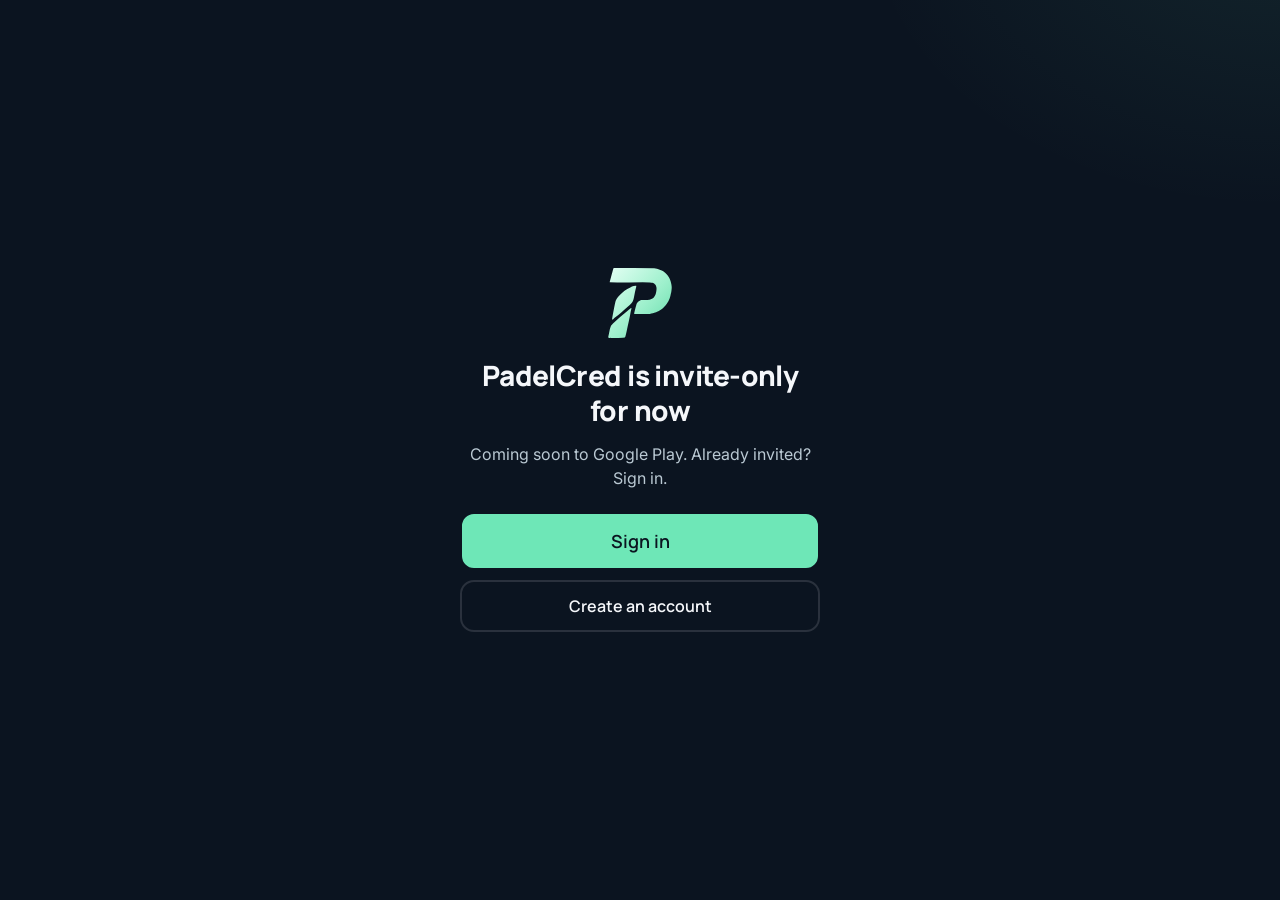
<file: index.html>
<!doctype html>
<html lang="en-GB">
<head>
<meta charset="utf-8">
<meta name="color-scheme" content="dark only">
<meta name="viewport" content="width=device-width, initial-scale=1, viewport-fit=cover">
<meta name="robots" content="noindex, nofollow">
<meta name="theme-color" content="#0B1420" id="themeMeta">
<script>(function(){try{var c="dark";var d=c==="dark"||(c==="auto"&&matchMedia("(prefers-color-scheme: dark)").matches);document.documentElement.dataset.theme=d?"dark":"light"}catch(e){document.documentElement.dataset.theme="dark"}})()</script>
<meta name="apple-mobile-web-app-capable" content="yes">
<meta name="apple-mobile-web-app-status-bar-style" content="default">
<meta name="apple-mobile-web-app-title" content="PadelCred">
<meta name="app-version" content="2.48">
<title>PadelCred</title>

<link rel="preconnect" href="https://fonts.googleapis.com">
<link rel="preconnect" href="https://fonts.gstatic.com" crossorigin>
<link href="https://fonts.googleapis.com/css2?family=Manrope:wght@600;700;800&family=Inter:wght@400;500;600;700&display=swap" rel="stylesheet">
<link rel="stylesheet" href="padelcred.css?v=2.48">
<link rel="manifest" href="manifest.json">
<link rel="icon" type="image/png" sizes="64x64" href="favicon-64.png">
<link rel="apple-touch-icon" href="apple-touch-icon.png">
<link rel="apple-touch-startup-image" href="launch-750x1334.jpg" media="(device-width: 375px) and (device-height: 667px) and (-webkit-device-pixel-ratio: 2) and (orientation: portrait)">
<link rel="apple-touch-startup-image" href="launch-828x1792.jpg" media="(device-width: 414px) and (device-height: 896px) and (-webkit-device-pixel-ratio: 2) and (orientation: portrait)">
<link rel="apple-touch-startup-image" href="launch-1125x2436.jpg" media="(device-width: 375px) and (device-height: 812px) and (-webkit-device-pixel-ratio: 3) and (orientation: portrait)">
<link rel="apple-touch-startup-image" href="launch-1242x2688.jpg" media="(device-width: 414px) and (device-height: 896px) and (-webkit-device-pixel-ratio: 3) and (orientation: portrait)">
<link rel="apple-touch-startup-image" href="launch-1170x2532.jpg" media="(device-width: 390px) and (device-height: 844px) and (-webkit-device-pixel-ratio: 3) and (orientation: portrait)">
<link rel="apple-touch-startup-image" href="launch-1284x2778.jpg" media="(device-width: 428px) and (device-height: 926px) and (-webkit-device-pixel-ratio: 3) and (orientation: portrait)">
<link rel="apple-touch-startup-image" href="launch-1179x2556.jpg" media="(device-width: 393px) and (device-height: 852px) and (-webkit-device-pixel-ratio: 3) and (orientation: portrait)">
<link rel="apple-touch-startup-image" href="launch-1290x2796.jpg" media="(device-width: 430px) and (device-height: 932px) and (-webkit-device-pixel-ratio: 3) and (orientation: portrait)">
</head>
<body>
<div class="gate" id="gateView" role="dialog" aria-modal="true" aria-labelledby="gateTitle">
  <div class="gatein"><svg class="gatemark" viewBox="0 0 425.8 469.2" width="64" height="70" aria-hidden="true"><defs><linearGradient id="gatepg" x1="0" y1="0" x2="1" y2="1"><stop offset="0" stop-color="#E4FFF4"/><stop offset=".55" stop-color="#9DF0CC"/><stop offset="1" stop-color="#5ED9A6"/></linearGradient></defs><path fill="url(#gatepg)" d="M155.5 269.8 Q155.0 267.8 152.9 268.1 Q150.8 268.5 138.0 279.9 Q125.2 291.2 99.8 312.2 Q74.2 333.2 57.6 347.8 Q41.0 362.2 31.9 372.0 Q22.8 381.8 21.0 384.4 Q19.2 387.0 15.6 395.1 Q12.0 403.2 11.1 409.4 Q10.2 415.5 5.1 438.2 Q0.0 461.0 0.1 463.0 Q0.2 465.0 1.4 466.4 Q2.5 467.8 4.5 468.4 Q6.5 469.0 12.1 468.5 Q17.8 468.0 21.0 468.5 Q24.2 469.0 66.4 468.5 Q108.5 468.0 110.9 466.6 Q113.2 465.2 117.6 448.4 Q122.0 431.5 125.9 411.8 Q129.8 392.0 136.1 364.6 Q142.5 337.2 147.2 311.5 Q152.0 285.8 154.0 278.8 Q156.0 271.8 155.5 269.8Z M187.1 119.2 Q186.2 118.2 183.8 118.2 Q181.2 118.2 170.8 121.4 Q160.2 124.5 145.1 131.9 Q130.0 139.2 119.6 146.2 Q109.2 153.2 99.8 160.8 Q90.2 168.2 81.2 176.8 Q72.2 185.2 66.8 192.0 Q61.2 198.8 57.1 205.6 Q53.0 212.5 50.1 219.8 Q47.2 227.0 36.1 284.8 Q25.0 342.5 25.6 344.4 Q26.2 346.2 28.4 345.9 Q30.5 345.5 34.9 341.2 Q39.2 337.0 49.6 329.0 Q60.0 321.0 87.5 297.5 Q115.0 274.0 130.6 260.0 Q146.2 246.0 154.1 237.2 Q162.0 228.5 164.6 223.4 Q167.2 218.2 169.9 207.8 Q172.5 197.2 175.8 179.6 Q179.0 162.0 183.6 142.9 Q188.2 123.8 188.1 122.0 Q188.0 120.2 187.1 119.2Z M379.1 30.5 Q371.0 23.8 362.4 19.0 Q353.8 14.2 345.2 11.0 Q336.8 7.8 326.8 5.1 Q316.8 2.5 307.4 1.4 Q298.0 0.2 168.1 0.2 Q38.2 0.2 36.9 0.8 Q35.5 1.2 34.6 2.6 Q33.8 4.0 21.8 48.9 Q9.8 93.8 10.0 94.6 Q10.2 95.5 11.6 96.2 Q13.0 97.0 139.5 96.5 Q266.0 96.0 278.9 96.6 Q291.8 97.2 296.6 98.8 Q301.5 100.2 304.6 102.0 Q307.8 103.8 310.9 106.5 Q314.0 109.2 316.6 113.1 Q319.2 117.0 321.5 123.9 Q323.8 130.8 323.8 139.1 Q323.8 147.5 321.6 158.9 Q319.5 170.2 317.6 175.8 Q315.8 181.2 312.0 187.5 Q308.2 193.8 305.1 197.0 Q302.0 200.2 298.4 202.8 Q294.8 205.2 288.1 208.4 Q281.5 211.5 276.2 212.4 Q271.0 213.2 261.5 213.8 Q252.0 214.2 237.2 214.2 Q222.5 214.2 220.2 214.9 Q218.0 215.5 211.1 219.4 Q204.2 223.2 199.1 228.4 Q194.0 233.5 191.5 238.4 Q189.0 243.2 181.2 273.1 Q173.5 303.0 173.6 304.8 Q173.8 306.5 176.1 307.8 Q178.5 309.0 223.2 309.0 Q268.0 309.0 278.4 307.5 Q288.8 306.0 298.6 303.9 Q308.5 301.8 320.4 297.2 Q332.2 292.8 339.2 288.9 Q346.2 285.0 355.1 278.5 Q364.0 272.0 374.2 261.8 Q384.5 251.5 391.5 241.6 Q398.5 231.8 403.2 222.9 Q408.0 214.0 412.1 202.8 Q416.2 191.5 418.0 181.8 Q419.8 172.0 421.0 168.1 Q422.2 164.2 423.9 150.4 Q425.5 136.5 425.5 130.1 Q425.5 123.8 423.4 110.2 Q421.2 96.8 415.8 82.5 Q410.2 68.2 404.4 59.0 Q398.5 49.8 392.9 43.5 Q387.2 37.2 379.1 30.5Z"/></svg>
    <h2 id="gateTitle">PadelCred is invite-only for now</h2><p id="gateBody">Coming soon to Google Play. Already invited? Sign in.</p>
    <div class="btns"><button class="primary" id="gateIn">Sign in</button><button class="secondary" id="gateUp">Create an account</button><button class="secondary hide" id="gateOut">Sign out</button></div></div>
</div>
<div class="boot" id="boot" aria-hidden="true"><svg class="bootmark" viewBox="0 0 425.8 469.2" width="65" height="72" role="img" aria-label="PadelCred" xmlns="http://www.w3.org/2000/svg"><defs><linearGradient id="bootpg" x1="0" y1="0" x2="1" y2="1"><stop offset="0" stop-color="#E4FFF4"/><stop offset=".55" stop-color="#9DF0CC"/><stop offset="1" stop-color="#5ED9A6"/></linearGradient></defs><path fill="url(#bootpg)" d="M155.5 269.8 Q155.0 267.8 152.9 268.1 Q150.8 268.5 138.0 279.9 Q125.2 291.2 99.8 312.2 Q74.2 333.2 57.6 347.8 Q41.0 362.2 31.9 372.0 Q22.8 381.8 21.0 384.4 Q19.2 387.0 15.6 395.1 Q12.0 403.2 11.1 409.4 Q10.2 415.5 5.1 438.2 Q0.0 461.0 0.1 463.0 Q0.2 465.0 1.4 466.4 Q2.5 467.8 4.5 468.4 Q6.5 469.0 12.1 468.5 Q17.8 468.0 21.0 468.5 Q24.2 469.0 66.4 468.5 Q108.5 468.0 110.9 466.6 Q113.2 465.2 117.6 448.4 Q122.0 431.5 125.9 411.8 Q129.8 392.0 136.1 364.6 Q142.5 337.2 147.2 311.5 Q152.0 285.8 154.0 278.8 Q156.0 271.8 155.5 269.8Z M187.1 119.2 Q186.2 118.2 183.8 118.2 Q181.2 118.2 170.8 121.4 Q160.2 124.5 145.1 131.9 Q130.0 139.2 119.6 146.2 Q109.2 153.2 99.8 160.8 Q90.2 168.2 81.2 176.8 Q72.2 185.2 66.8 192.0 Q61.2 198.8 57.1 205.6 Q53.0 212.5 50.1 219.8 Q47.2 227.0 36.1 284.8 Q25.0 342.5 25.6 344.4 Q26.2 346.2 28.4 345.9 Q30.5 345.5 34.9 341.2 Q39.2 337.0 49.6 329.0 Q60.0 321.0 87.5 297.5 Q115.0 274.0 130.6 260.0 Q146.2 246.0 154.1 237.2 Q162.0 228.5 164.6 223.4 Q167.2 218.2 169.9 207.8 Q172.5 197.2 175.8 179.6 Q179.0 162.0 183.6 142.9 Q188.2 123.8 188.1 122.0 Q188.0 120.2 187.1 119.2Z M379.1 30.5 Q371.0 23.8 362.4 19.0 Q353.8 14.2 345.2 11.0 Q336.8 7.8 326.8 5.1 Q316.8 2.5 307.4 1.4 Q298.0 0.2 168.1 0.2 Q38.2 0.2 36.9 0.8 Q35.5 1.2 34.6 2.6 Q33.8 4.0 21.8 48.9 Q9.8 93.8 10.0 94.6 Q10.2 95.5 11.6 96.2 Q13.0 97.0 139.5 96.5 Q266.0 96.0 278.9 96.6 Q291.8 97.2 296.6 98.8 Q301.5 100.2 304.6 102.0 Q307.8 103.8 310.9 106.5 Q314.0 109.2 316.6 113.1 Q319.2 117.0 321.5 123.9 Q323.8 130.8 323.8 139.1 Q323.8 147.5 321.6 158.9 Q319.5 170.2 317.6 175.8 Q315.8 181.2 312.0 187.5 Q308.2 193.8 305.1 197.0 Q302.0 200.2 298.4 202.8 Q294.8 205.2 288.1 208.4 Q281.5 211.5 276.2 212.4 Q271.0 213.2 261.5 213.8 Q252.0 214.2 237.2 214.2 Q222.5 214.2 220.2 214.9 Q218.0 215.5 211.1 219.4 Q204.2 223.2 199.1 228.4 Q194.0 233.5 191.5 238.4 Q189.0 243.2 181.2 273.1 Q173.5 303.0 173.6 304.8 Q173.8 306.5 176.1 307.8 Q178.5 309.0 223.2 309.0 Q268.0 309.0 278.4 307.5 Q288.8 306.0 298.6 303.9 Q308.5 301.8 320.4 297.2 Q332.2 292.8 339.2 288.9 Q346.2 285.0 355.1 278.5 Q364.0 272.0 374.2 261.8 Q384.5 251.5 391.5 241.6 Q398.5 231.8 403.2 222.9 Q408.0 214.0 412.1 202.8 Q416.2 191.5 418.0 181.8 Q419.8 172.0 421.0 168.1 Q422.2 164.2 423.9 150.4 Q425.5 136.5 425.5 130.1 Q425.5 123.8 423.4 110.2 Q421.2 96.8 415.8 82.5 Q410.2 68.2 404.4 59.0 Q398.5 49.8 392.9 43.5 Q387.2 37.2 379.1 30.5Z"/></svg></div>
<div class="app" id="app">
  <header class="top">
    <img class="logo homelogo" id="logo" src="[data-uri]" alt="PadelCred, back to scoring" role="button" tabindex="0">
    <div class="recdot" id="recTime">00:00</div>
    <div class="acts">
      <button class="avbtn" id="avBtn" aria-label="Your profile"></button>
      <button class="ghost" id="statsBtn">Stats</button>
      <button class="ghost" id="lockBtn" aria-pressed="false" aria-label="Lock scoring on this phone">Lock</button><button class="ghost" id="resultsBtn">Home</button>
      <button class="ghost" id="newBtn" aria-label="New match"><span class="long">New match</span><span class="short">New</span></button>
    </div>
  </header>
  <div class="info"><button class="fmtbtn" id="fmtBtn" aria-label="Change match settings"><span id="fmt"></span><span class="chg">Change</span></button><span id="clock"></span></div>
  <div class="chiprow"><div class="status ends" id="ends">Change ends</div><div class="status" id="status"></div><div class="status press" id="press"></div></div>

  <main class="court" id="court">
    <div class="lines"><div class="svc t"></div><div class="svc b"></div><div class="ctr"></div></div>
    <div class="net"></div>
    <button class="half them" id="halfThem">
      <span class="tname"><span class="serve"></span><span id="nameThem">Them</span></span>
      <span class="sname" id="snThem"></span>
      <span class="pt" id="ptThem">0</span>
    </button>
    <button class="half us" id="halfUs">
      <span class="pt" id="ptUs">0</span>
      <span class="tname"><span class="serve"></span><span id="nameUs">Us</span></span>
      <span class="sname" id="snUs"></span>
    </button>
    <div class="board">
      <div class="games" id="games"></div>
    </div>
    <div class="banner" id="banner"><b id="bannerBig"></b><span id="bannerSub"></span></div>
    <div class="done" id="done">
      <div class="dtext"><h2 id="doneTitle"></h2>
      <p id="doneScore"></p><p class="doneline" id="doneLine"></p></div>
      <div class="donewrap" id="doneWrap"></div>
      <div class="btns">
        <button class="primary" id="doneCard">Share card</button>
        <button class="secondary" id="doneStats">Match stats and awards</button>
        <button class="secondary" id="doneSwap">Swap partners, next set</button>
        <button class="secondary" id="doneRematch">Rematch</button>
        <button class="secondary" id="donePlan">Same time next week</button>
        <button class="secondary" id="doneShare">Share to WhatsApp</button>
        <button class="secondary" id="doneNew">Start new match</button>
        <button class="secondary" id="doneHome">Home</button>
        <button class="linkbtn light" id="doneUndo">Undo last point</button>
      </div>
    </div>
  </main>

  <nav class="controls">
    <button class="ctl swapnow hide" id="swapNowBtn" aria-label="Swap partners now"><svg viewBox="0 0 24 24" aria-hidden="true"><path d="M7 7h11l-3-3M17 17H6l3 3"/></svg>Swap</button>
    <button class="ctl" id="undoBtn">
      <svg viewBox="0 0 24 24" fill="none" stroke="currentColor" stroke-width="2.2" stroke-linecap="round" stroke-linejoin="round"><path d="M9 14 4 9l5-5"/><path d="M4 9h10.5a5.5 5.5 0 0 1 0 11H11"/></svg>
      Undo
    </button>
    <button class="ctl film" id="filmBtn"><span class="dot"></span><span id="filmLbl">Film</span></button>
    <button class="ctl watch" id="watchBtn">
      <svg viewBox="0 0 24 24" fill="none" stroke="currentColor" stroke-width="2.2" stroke-linecap="round"><circle cx="12" cy="12" r="6"/><path d="M9 6V2h6v4M9 18v4h6v-4M12 10v2l1.5 1"/></svg>
      Watch
    </button>
  </nav>
</div>

<section class="homeview" id="homeView" aria-label="Home">
  <div class="hmtop"><img class="hmlogo" src="[data-uri]" alt="PadelCred"><span class="hmright"><button class="themebtn" data-theme-toggle aria-label="Switch between light and dark"><svg class="ic-moon" viewBox="0 0 24 24"><path d="M20 14.5A8 8 0 0 1 9.5 4a8 8 0 1 0 10.5 10.5z"/></svg><svg class="ic-sun" viewBox="0 0 24 24"><circle cx="12" cy="12" r="4"/><path d="M12 2v2.5M12 19.5V22M2 12h2.5M19.5 12H22M4.9 4.9l1.8 1.8M17.3 17.3l1.8 1.8M4.9 19.1l1.8-1.8M17.3 6.7l1.8-1.8"/></svg></button><button class="avbtn" id="hmAv" aria-label="Your profile"></button></span></div>
  <div id="homeBody"></div>
</section>
<section class="view" id="resultsView" aria-label="Results">
  <div class="inner">
    <div class="vhead"><img class="vlogo homelogo" alt="PadelCred, back to scoring" role="button" tabindex="0"><h2 id="resTitle">Results</h2><button class="themebtn sm" data-theme-toggle aria-label="Switch between light and dark"><svg class="ic-moon" viewBox="0 0 24 24"><path d="M20 14.5A8 8 0 0 1 9.5 4a8 8 0 1 0 10.5 10.5z"/></svg><svg class="ic-sun" viewBox="0 0 24 24"><circle cx="12" cy="12" r="4"/><path d="M12 2v2.5M12 19.5V22M2 12h2.5M19.5 12H22M4.9 4.9l1.8 1.8M17.3 17.3l1.8 1.8M4.9 19.1l1.8-1.8M17.3 6.7l1.8-1.8"/></svg></button><button class="ghost" id="dataBtn">Your data</button><button class="ghost" id="resultsBack">Home</button></div>
    <div class="seg tabs" id="segTab"><button data-v="matches">Matches</button><button data-v="rivals">Rivals</button><button data-v="league">League</button><button data-v="profile">Profile</button></div>
    <div class="livebanner hide" id="liveBanner" role="button" tabindex="0"></div>
    <div class="groupbar hide" id="groupBar"></div>
    <div id="tab-rivals" class="hide"><div id="rivalsBody"></div></div>
    <div id="tab-profile" class="hide"><div id="profileBody"></div></div>
    <div id="tab-league" class="hide"><div id="leagueBody"></div><p class="sh" style="margin-top:6px">Players</p><div id="playersBody"></div></div>
    <div id="tab-matches">
    <button class="recapbtn hide" id="recapBtn" style="display:none!important"><b>Your week in padel</b><span></span></button>
    <div class="cards" id="cards"></div>
    <div class="vtools"><button class="primary" id="addResult">Add a result</button><button class="secondary" id="exportCsv">Export to spreadsheet</button></div>
    <div class="filters">
      <input type="search" id="filterText" placeholder="Search teams or notes">
      <div class="seg" id="segFilter"><button data-v="all">All</button><button data-v="w">Wins</button><button data-v="l">Losses</button></div>
    </div>
    <p class="count" id="resCount"></p>
    <div id="pendBox"></div>
    <div id="resTable"></div>
    <p class="vsub hide">Head to head</p>
    <div id="h2hTable" class="hide"></div>
    </div>
  </div>
</section>

<div class="scrim" id="scrim"></div>

<section class="sheet" id="addSheet" aria-label="Add a result">
  <h3 id="addTitle">Add a result</h3>
  <p>For matches you didn't score in the app.</p>
  <button class="primary nrbtn" id="arLog">Same four, swapping partners? Log the session</button>
  <button class="secondary nrbtn" id="arNight">Played several matches? Add the whole night</button>
  <div class="dtrow"><div class="field"><label for="arDate">Date</label><input type="date" id="arDate"></div><div class="field"><label for="arTime">Start time</label><input type="time" id="arTime"></div></div>
  <div class="field"><label for="arDur">How long did it take? (optional)</label><select id="arDur"><option value="">Not sure</option><option value="45">45 minutes</option><option value="60">1 hour</option><option value="75">1 hour 15</option><option value="90">1 hour 30</option><option value="105">1 hour 45</option><option value="120">2 hours</option><option value="150">2 hours 30</option><option value="180">3 hours</option></select></div>
  <div class="teambox">
    <span class="lbl">Your team</span>
    <div class="pair"><input type="text" id="arA1" list="playerNames" maxlength="20" placeholder="You" autocomplete="off" aria-label="Your team, player 1"><input type="text" id="arA2" list="playerNames" maxlength="20" placeholder="Partner" autocomplete="off" aria-label="Your team, player 2"></div>
    <input type="text" id="arA" maxlength="24" placeholder="Team name (optional)" aria-label="Your team name">
  </div>
  <div class="teambox">
    <span class="lbl">Opponents</span>
    <div class="pair"><input type="text" id="arB1" list="playerNames" maxlength="20" placeholder="Player 1" autocomplete="off" aria-label="Opponents, player 1"><input type="text" id="arB2" list="playerNames" maxlength="20" placeholder="Player 2" autocomplete="off" aria-label="Opponents, player 2"></div>
    <input type="text" id="arB" maxlength="24" placeholder="Team name (optional)" aria-label="Opponents team name">
  </div>
  <div class="field"><label for="arVenue">Venue (optional)</label><input type="text" id="arVenue" list="venueNames" maxlength="40" autocomplete="off" placeholder="For example, Padel Social Club"></div>
  <div class="field"><label for="arGroup">League (optional)</label><input type="text" id="arGroup" list="groupNames" maxlength="24" autocomplete="off" placeholder="For example, Sunday crew"></div>
  <label class="livetoggle arrottoggle"><input type="checkbox" id="arRot"> We swapped partners during the session</label>
  <div class="field hide" id="arRotBox"><span class="lbl">Rounds</span><p class="help" style="margin:-2px 2px 8px">Add each round in the order you played it: who partnered whom, then the score. A round can be one set, best of three or first to three.</p><div id="arRounds"></div><button class="secondary" id="arAddRound">Add another round</button></div>
  <div class="field" id="arScoreBox"><span class="lbl">Score</span>
    <div class="setlabels"><span></span><span id="arLa">Us</span><span id="arLb">Them</span></div>
    <div class="setrows" id="arSets"></div>
    <button class="linkbtn" id="arMore">Add another set</button>
  </div>
  <div class="field"><label for="arNotes">Notes (optional)</label><textarea id="arNotes" placeholder="Venue, partner, how it went"></textarea></div>
  <div class="btns"><button class="primary" id="arSave">Save result</button><button class="secondary" id="arCancel">Cancel</button></div>
</section>

<section class="sheet" id="logSessionSheet" aria-label="Log a session">
  <h3>Log a session</h3>
  <p>Pick the four players once. Each game fills in the next pairing, so everyone partners everyone. Just type the scores.</p>
  <div class="dtrow"><div class="field"><label for="lsDate">Date</label><input type="date" id="lsDate"></div><div class="field"><label for="lsTime">Start time</label><input type="time" id="lsTime"></div></div>
  <div class="field"><label for="lsVenue">Venue (optional)</label><input type="text" id="lsVenue" list="venueNames" maxlength="40" autocomplete="off" placeholder="For example, Padel Social Club"></div>
  <div class="field" id="lsPlayers"><span class="lbl">The four players</span>
    <div class="lsp"><input type="text" id="lsP1" list="playerNames" maxlength="20" autocomplete="off" placeholder="Player 1"><input type="text" id="lsP2" list="playerNames" maxlength="20" autocomplete="off" placeholder="Player 2"><input type="text" id="lsP3" list="playerNames" maxlength="20" autocomplete="off" placeholder="Player 3"><input type="text" id="lsP4" list="playerNames" maxlength="20" autocomplete="off" placeholder="Player 4"></div></div>
  <span class="lbl">Games</span>
  <div id="lsRows"></div>
  <button class="secondary nrbtn" id="lsAdd">Add game</button>
  <div class="btns"><button class="primary" id="lsSave">Save the session</button><button class="secondary" id="lsCancel">Cancel</button></div>
</section>

<section class="sheet" id="nightAddSheet" aria-label="Add the night's results">
  <h3>Add the night's results</h3>
  <p>Every match you played, in order. Each player's record updates, and PadelCred friends get the results to confirm.</p>
  <div class="dtrow"><div class="field"><label for="nrDate">Date</label><input type="date" id="nrDate"></div><div class="field"><label for="nrTime">Start time</label><input type="time" id="nrTime"></div></div>
  <div class="field"><label for="nrVenue">Venue (optional)</label><input type="text" id="nrVenue" list="venueNames" maxlength="40" autocomplete="off" placeholder="For example, Padel Social Club"></div>
  <div class="field"><label for="nrGroup">League (optional)</label><input type="text" id="nrGroup" list="groupNames" maxlength="24" autocomplete="off" placeholder="For example, Sunday crew"></div>
  <div id="nrMatches"></div>
  <div class="nradd"><button class="secondary" id="nrSwap">Next match: same players, swap partners</button><button class="secondary" id="nrNew">Next match: different players</button></div>
  <div class="btns"><button class="primary" id="nrSave">Save results</button><button class="secondary" id="nrCancel">Cancel</button></div>
</section>

<section class="sheet" id="rateNightSheet" aria-label="Rate the night">
  <h3>Rate the night</h3>
  <p>Rate everyone you played with and against. You don't rate yourself. Your results count for you once you've rated.</p>
  <div id="rnBody"></div>
  <div class="btns"><button class="primary" id="rnDone">Done</button><button class="ghost" id="rnLater">Later</button></div>
</section>

<section class="sheet" id="rowSheet" aria-label="Match details">
  <h3 id="rowTitle"></h3>
  <p id="rowWhen"></p>
  <div id="rowBody"></div>
  <div class="field"><label for="rowNotes">Notes</label><textarea id="rowNotes" placeholder="Venue, partner, how it went"></textarea></div>
  <div class="btns">
    <button class="primary" id="rowCard">Share card</button>
    <button class="secondary" id="rowSave">Save notes</button>
    <button class="secondary" id="rowEdit">Edit score</button>
    <button class="danger" id="rowDelete">Delete this match</button>
  </div>
</section>


<section class="sheet" id="setup" aria-label="Match setup">
  <h3>Set up your match</h3>
  <div class="inprog" id="progressBox"><div><b>Match in progress</b><span id="progressScore"></span></div><div class="inbtns"><button class="secondary" id="fixBtn">Fix score</button><button class="secondary" id="endBtn">End now</button><button class="secondary" id="restartBtn">Restart</button></div></div>
  <div id="quickPick" class="quickpick hide"></div>
  <div class="teambox">
    <span class="lbl">Your team</span>
    <div class="pair"><input type="text" id="pA1" list="playerNames" maxlength="20" placeholder="You" autocomplete="off" aria-label="Your team, player 1"><input type="text" id="pA2" list="playerNames" maxlength="20" placeholder="Partner" autocomplete="off" aria-label="Your team, player 2"></div>
  </div>
  <div class="teambox">
    <span class="lbl">Opponents</span>
    <div class="pair"><input type="text" id="pB1" list="playerNames" maxlength="20" placeholder="Player 1" autocomplete="off" aria-label="Opponents, player 1"><input type="text" id="pB2" list="playerNames" maxlength="20" placeholder="Player 2" autocomplete="off" aria-label="Opponents, player 2"></div>
  </div>
  <p class="help" style="margin:-6px 2px 16px">Player 1 on each team serves first.</p>
  <datalist id="playerNames"></datalist>
  <div class="field fmtfield">
    <div class="fmtsum"><span class="lbl">How you're playing</span><b id="fmtSumTxt"></b><button type="button" class="linkbtn" id="fmtChange" aria-expanded="false" aria-controls="fmtQ">Change</button></div>
    <div class="fmtq" id="fmtQ">
      <p class="fmtql">Playing sets, or until your court time's up?</p>
      <div class="seg" id="segQ1"><button type="button" data-q1="sets">Sets</button><button type="button" data-q1="time">Until time's up</button></div>
      <p class="fmtql">How long?</p>
      <div class="seg three" id="segQ2s"><button type="button" data-q2="full">Best of 3</button><button type="button" data-q2="set">One set</button><button type="button" data-q2="quick">First to 5 games</button></div>
      <div class="seg three hide" id="segQ2t"><button type="button" data-cm="60">60 min</button><button type="button" data-cm="90">90 min</button><button type="button" data-cm="120">120 min</button></div>
      <div id="q3wrap" class="hide"><p class="fmtql">Swapping partners?</p>
        <div class="seg" id="segQ3s"><button type="button" data-q3="no">No</button><button type="button" data-q3="set">After every set</button></div>
        <div class="seg three hide" id="segQ3t"><button type="button" data-q3="no">No</button><button type="button" data-q3="every">Every few games</button><button type="button" data-q3="tap">When we tap Swap</button></div>
        <div class="seg three hide" id="segQ3n"><button type="button" data-ce="2">Every 2 games</button><button type="button" data-ce="3">Every 3 games</button><button type="button" data-ce="4">Every 4 games</button></div>
      </div>
      <button type="button" class="linkbtn fmthelpbtn" id="fmtHelpBtn" aria-expanded="false" aria-controls="fmtHelp">Not sure which?</button>
      <div class="fmthelp hide" id="fmtHelp"><p><b>Booked a court and just playing games?</b> Choose Until time's up.</p><p><b>Playing proper sets?</b> Choose Sets. Best of 3 is a standard match.</p><p><b>Might swap partners?</b> Until time's up lets you swap whenever you like, or automatically every few games.</p></div>
      <button type="button" class="linkbtn setcustbtn" id="setCustomBtn" aria-expanded="false" aria-controls="setCustom">Match rules: 40–40, who serves, singles</button>
    </div>
  </div>
  <div class="setcustom" id="setCustom">
  <div class="field"><span class="lbl">Format</span>
    <div class="seg" id="segPlay"><button data-v="doubles">Doubles</button><button data-v="singles">Singles</button></div>
  </div>
  <div class="field"><span class="lbl">Serving first</span>
    <div class="seg" id="segFirst"><button data-v="0" id="firstA">Us</button><button data-v="1" id="firstB">Them</button></div>
  </div>
  <div class="field"><span class="lbl">At 40–40</span>
    <div class="seg three" id="segDeuce"><button data-v="adv">Advantage</button><button data-v="star">Star point</button><button data-v="golden">Golden point</button></div>
    <p class="help" id="deuceHelp"></p>
    <button class="linkbtn" id="rulesLink">New to padel? The rules in two minutes</button>
  </div>
  <div class="field"><span class="lbl">Match length</span>
    <div class="seg three" id="segBest"><button data-v="1">One set</button><button data-v="3">Best of 3</button><button data-v="5">Best of 5</button></div>
  </div>
  <div class="field"><span class="lbl">Games per set</span>
    <div class="seg quad" id="segGames"><button data-v="6">6 games</button><button data-v="4">4 games</button><button data-v="r3">First to 3</button><button data-v="r5">First to 5</button></div>
    <p class="help" id="gamesHelp"></p>
  </div>
  </div>
  <details class="moreopts" id="moreOpts"><summary>More options<span>Group, team names, deciding set, video and display settings</span></summary>
  <div class="field"><label for="inVenue">Venue (optional)</label><input type="text" id="inVenue" list="venueNames" maxlength="40" autocomplete="off" placeholder="For example, Padel Social Club"><datalist id="venueNames"></datalist><p class="help">Remembered for next time, so you can see how you do at each club.</p></div>
  <div class="field"><label for="inGroup">League (optional)</label><input type="text" id="inGroup" list="groupNames" maxlength="24" autocomplete="off" placeholder="For example, Sunday crew"><p class="help">Keeps different leagues apart. Filter by league in Results.</p></div>
  <datalist id="groupNames"></datalist>
  <div class="field"><span class="lbl">Team names (optional)</span><div class="pair">
    <input type="text" id="inA" maxlength="24" placeholder="Your team" aria-label="Your team name">
    <input type="text" id="inB" maxlength="24" placeholder="Opponents" aria-label="Opponents team name">
  </div><p class="help">Leave blank to use the players' names.</p></div>
  <div class="field" id="deciderField"><span class="lbl">Deciding set</span>
    <div class="seg" id="segDecider"><button data-v="set">Full set</button><button data-v="stb">Match tiebreak</button></div>
    <p class="help">A match tiebreak is first to 10 points, winning by 2.</p>
  </div>
  <div class="field toggle"><label for="inOverlay" style="margin:0">Show the score on videos</label><input type="checkbox" id="inOverlay"></div>
  <div class="field toggle"><label for="inOutdoor" style="margin:0">Outdoor mode<span class="lblhelp">Bigger, bolder scores that are easier to read in sunlight.</span></label><input type="checkbox" id="inOutdoor"></div>
  <div class="field toggle"><label for="inSound" style="margin:0">Sounds (a tick when you score and tap)<span class="lblhelp">Turn your media volume up. On iPhone, the silent switch mutes them.</span></label><input type="checkbox" id="inSound"></div>
  <div class="field toggle"><label for="inClips" style="margin:0">Clip that while filming (uses a bit more battery)</label><input type="checkbox" id="inClips"></div>
  <div class="field toggle"><label for="inBrand" style="margin:0">Show the PadelCred logo on videos and match cards</label><input type="checkbox" id="inBrand"></div>
  </details>
  <div class="btns">
    <div id="predBox" class="predbox hide" aria-live="polite"></div>
  <button class="primary" id="startBtn">Start match</button>
    <button class="secondary" id="keepBtn">Save changes and keep the score</button>
  </div>
</section>

<section class="sheet" id="statsSheet" aria-label="Match stats">
  <h3 id="statsTitle">This match</h3>
  <div id="statsBody"></div>
  <div class="btns"><button class="primary" id="statsResults">See all results</button><button class="secondary" id="statsClose">Close</button></div>
</section>

<section class="sheet" id="watchSheet" aria-label="Watch controls">
  <h3>Score from your watch</h3>
  <p>Next track is a point for your team, previous is a point for the opponents. Pause undoes the last point, or clips the last 30 seconds while you're filming.</p>
  <ol class="wsteps">
    <li>On your watch, open the music controls. On a Galaxy Watch that's the Media controller. You should see <b>PadelCred</b> with the score where the song name goes.</li>
    <li>Press next track. The score on your phone should change straight away.</li>
    <li>Keep PadelCred open on your phone while you play.</li>
  </ol>
  <p class="wlast" id="watchLast">Waiting for your watch.</p>
  <p class="help">Nothing showing on your watch? Make sure no other music app is playing, then tap Turn watch controls off and Watch again. In the Galaxy Wearable app, check that the watch is allowed to show your phone's media controls.</p>
  <div class="btns">
    <button class="primary" id="watchOk">Got it</button>
    <button class="secondary" id="watchOff">Turn watch controls off</button>
  </div>
</section>

<section class="sheet" id="clipSheet" aria-label="Your footage">
  <h3 id="clipTitle">Your footage</h3>
  <p id="clipInfo"></p>
  <button class="primary reelbtn hide" id="reelBtn">Make a highlight reel from your clips</button>
  <div id="footList" class="footlist"></div>
  <p class="help" id="footHelp">Save puts a copy in Downloads, in your Files app. Share sends it straight to WhatsApp, Instagram or Google Drive.</p>
  <div class="btns"><button class="primary hide" id="footResume">Resume filming</button><button class="secondary" id="footClose">Done</button></div>
</section>

<section class="sheet" id="cardSheet" aria-label="Match card">
  <h3 id="cardTitle">Match card</h3>
  <p>Sized for Instagram and WhatsApp stories.</p>
  <img id="cardImg" class="cardimg" alt="Match card preview">
  <div class="btns">
    <button class="primary" id="cardShare">Share</button>
    <button class="secondary" id="cardSave">Save to phone</button>
    <button class="secondary" id="cardClose">Close</button>
  </div>
</section>

<section class="sheet" id="pasteSheet" aria-label="Paste a list of names"><h3>Paste a list of names</h3><p>Copy the list from your WhatsApp group (or anywhere) and paste it here. Each name is matched to you or a PadelCred friend.</p><textarea id="pasteTxt" rows="7" placeholder="1. Ben&#10;2. Ellie ✅&#10;3. James&#10;4. Leo"></textarea><div id="pasteOut"></div><div class="btns"><button class="primary" id="pasteGo">Add players</button><button class="secondary" onclick="hideSheet()">Done</button></div></section>
<section class="sheet" id="playerSheet" aria-label="Player profile">
  <h3 id="playerTitle"></h3>
  <div id="playerBody"></div>
  <div class="btns"><button class="secondary" id="playerClose">Close</button></div>
</section>

<section class="sheet" id="profSheet" aria-label="Edit your profile">
  <h3>Make it yours</h3>
  <div class="phedit"><div id="pePhoto"></div><div class="btns"><button class="secondary" id="peChange">Upload a photo</button><button class="secondary" id="peAvatar">Make an avatar</button><button class="linkbtn" id="peRemove">Remove picture</button></div></div>
  <input type="file" id="peFile" accept="image/*" class="hide">
  <div class="field"><label for="peName">Name you play under</label><input type="text" id="peName" list="playerNames" maxlength="20" autocomplete="off" placeholder="For example, Raza"><p class="help">Use the same name you add to matches so your stats link up.</p></div>
  <div class="field"><label for="peUser">Username</label><input type="text" id="peUser" maxlength="24" autocomplete="off" placeholder="@yourname"><p class="help" id="peUserHelp">Sign in to claim a username nobody else can use.</p><button class="linkbtn hide" id="peUserChange">Change username</button></div>
  <select id="peCountry" class="hide" aria-hidden="true" tabindex="-1"><option value=""></option></select>
  <div class="field"><label for="peBio">Bio</label><textarea id="peBio" maxlength="160" rows="3" enterkeyhint="enter" placeholder="A line or two about you and your game"></textarea><p class="help" id="peBioCount"></p></div>
  <div class="field"><span class="lbl">Side you play</span><div class="seg three" id="peSide"><button data-v="Left">Left</button><button data-v="Right">Right</button><button data-v="Either">Either</button></div></div>
  <div class="field"><span class="lbl">Playing hand</span><div class="seg" id="peHand"><button data-v="Right-handed">Right-handed</button><button data-v="Left-handed">Left-handed</button></div></div>
  <div class="field"><span class="lbl">Level</span><div class="optgrid" id="peLevel"></div></div>
  <div class="field"><span class="lbl">Your archetype</span><p class="help" style="margin:-2px 2px 8px">Pick the one that sounds most like you. You can change it any time.</p><button class="secondary qzentry" id="peQuiz" type="button">Not sure? Take the 30-second quiz</button><div class="stylegrid" id="peStyle"></div></div>
  <div class="field"><span class="lbl">Favourite shot</span><div class="optgrid" id="peShot"></div></div>
  <div class="pair">
    <div class="field"><label for="peClub">Home club</label><input type="text" id="peClub" maxlength="40" placeholder="Where you play most"></div>
    <div class="field"><label for="peSince">Playing since</label><input type="text" id="peSince" inputmode="numeric" maxlength="4" placeholder="2022"></div>
  </div>
  <div class="pair">
    <div class="field"><label for="peLevelPt">Playtomic level</label><input type="text" id="peLevelPt" inputmode="decimal" maxlength="4" placeholder="For example, 3.25"><p class="help" id="peSeedHelp"></p></div>
    <div class="field"><label for="pePlaytomic">Playtomic profile</label><input type="text" id="pePlaytomic" autocomplete="off" placeholder="Paste your profile link"></div>
  </div>
  <div class="field"><label for="peRacket">Racket</label><input type="text" id="peRacket" maxlength="40" placeholder="Make and model"></div>
  <p class="sh">Socials</p>
  <div class="field soclist">
    <label><span>Instagram</span><input type="text" id="pe_ig" placeholder="username" autocomplete="off"></label>
    <label><span>TikTok</span><input type="text" id="pe_tiktok" placeholder="username" autocomplete="off"></label>
    <label><span>X</span><input type="text" id="pe_x" placeholder="username" autocomplete="off"></label>
    <label><span>YouTube</span><input type="text" id="pe_yt" placeholder="channel handle" autocomplete="off"></label>
  </div>
  <p class="help" style="margin:-6px 2px 14px">Your profile is only saved on this phone.</p>
  <div class="btns"><button class="primary" id="peSave">Save profile</button><button class="secondary" id="peCancel">Cancel</button></div>
</section>

<section class="sheet" id="friendSheet" aria-label="Your friend code">
  <h3>Your friend code</h3>
  <p>Friends can scan this or tap your link to add <b id="fcName"></b>.</p>
  <div class="qrwrap" id="fcQrWrap"><canvas id="fcQr"></canvas></div>
  <p class="help" id="fcQrNote"></p>
  <div class="btns two"><button class="primary" id="fcShare">Share link</button><button class="secondary" id="fcCopy">Copy link</button></div>
  <div class="btns"><button class="secondary" id="fcClose">Done</button></div>
</section>

<section class="sheet" id="incomingSheet" aria-label="From a friend">
  <h3 id="inTitle"></h3>
  <div id="inBody"></div>
  <div class="btns"><button class="primary" id="inYes"></button><button class="secondary hide" id="inSame"></button><button class="secondary" id="inNo">Not now</button></div>
</section>

<section class="sheet" id="endSheet" aria-label="End the match early">
  <h3>End the match here?</h3>
  <p id="endInfo"></p>
  <p class="help" style="margin:-6px 2px 14px">Out of court time? Save it as it stands. You choose whether it counts in the league.</p>
  <div class="btns"><button class="primary" id="endCount"></button><button class="secondary" id="endNoCount"></button><button class="secondary" id="endKeep">Keep playing</button></div>
</section>

<section class="sheet" id="privacySheet" aria-label="Privacy">
  <h3>Privacy</h3>
  <div class="legal"><p class="pv-lead">PadelCred has no ads, no tracking and never sells your data. Accounts are optional. Here's exactly what it stores, where, and who can see it.</p>
<h4>Who runs PadelCred</h4>
<p>PadelCred is made and run by Raza Rebuilt in the UK, who is responsible for your data. Questions or requests: <a href="mailto:padelcred@gmail.com">padelcred@gmail.com</a>.</p>
<h4>If you don't sign in</h4>
<p>Your scores, results, players, league, achievements, profile, plans and challenges are saved inside the app on your phone only. Nothing is sent to us. Deleting the app or clearing your browser's data removes it.</p>
<h4>Videos and clips</h4>
<p>The camera and microphone are only used while you're filming. Videos and clips stay on your phone, in the app, until you save, share or delete them. They are never uploaded to PadelCred.</p>
<h4>If you create an account</h4>
<p>Your account is stored on Google Firebase, in London, so it syncs between your devices and survives a new phone. It holds your email address (only used to sign you in, never shown to anyone), your profile (name, username, photo, bio, padel details, socials and archetype), your results, friends, leagues, Americano nights, knockouts, match plans and rivalry challenges, and the ratings you give and receive.</p>
<h4>What other players can see</h4>
<p>Your profile is visible to other signed-in PadelCred players: your name, username, photo, bio, padel details, socials, archetype, stats, achievements, Overall, Skill radar, ranking and your last 10 results (score, date, venue and who played). Matches you play with friends are shared with them, and matches tagged with a league are shared with its members, along with live scores while you play.</p>
<p>Ratings are private: friends only ever see an average, never who gave which rating. The skills friends pick for you only appear combined, in your Skill radar.</p>
<h4>Your choices and rights</h4>
<p>You can edit your profile at any time, hide yourself from the rankings in Your data, export your results to a spreadsheet, and delete your account and everything in it from Account and sync. You also have the right to ask what we hold about you, and to have it corrected or deleted: email us and we'll respond within a month. If you're unhappy with how we handle your data, you can complain to the Information Commissioner's Office at ico.org.uk.</p>
<h4>How long we keep it</h4>
<p>Your account data is kept until you delete your account. Reports you send us (bugs or profile reports) are kept until they're dealt with, then deleted.</p>
<h4>Services the app uses</h4>
<p>Google Firebase stores account data and handles sign-in. The app is hosted on GitHub Pages and loads its fonts from Google Fonts. Like any website, these services can see your device's IP address when the app loads. None of them receive your scores, videos or profile for their own use.</p>
<h4>Why we use your data</h4>
<p>Only to provide the features you choose to use: keeping your results, syncing your account, and showing your profile and matches to the players you play with.</p>
<h4>Age</h4>
<p>You need to be 13 or over to create an account.</p>
<h4>Changes</h4>
<p>If this policy changes in a way that matters, we'll say so in the app.</p>
<p class="pv-date">Last updated November 2026.</p>
</div>
  <div class="btns"><button class="secondary" id="privacyClose">Close</button></div>
</section>

<section class="sheet" id="termsSheet" aria-label="Terms of use">
  <h3>Terms of use</h3>
  <div class="legal"><p class="pv-lead">The short version: be fair, be respectful, and enjoy your padel. Here are the rules for using PadelCred.</p>
<h4>Using PadelCred</h4>
<p>PadelCred is free to use. You need to be 13 or over to create an account. By creating one, you agree to these terms and the privacy policy.</p>
<h4>Your account</h4>
<p>Keep your sign-in details to yourself. One account per person, using a name that's genuinely yours. You're responsible for what happens on your account.</p>
<h4>What you add</h4>
<p>Your profile, photo, names, results and ratings must be honest and respectful. Don't upload anything offensive, pretend to be someone else, rate people unfairly or add results that didn't happen. You own what you add, and you give PadelCred permission to store it and show it in the app as described in the privacy policy.</p>
<h4>Filming</h4>
<p>If you film a match, make sure the other players are happy to be filmed, especially before sharing a clip.</p>
<h4>Reports and removal</h4>
<p>You can report a profile that breaks these rules. We may remove content, or suspend or delete accounts that break them.</p>
<h4>Ratings and rankings</h4>
<p>Overall ratings, predictions, rankings and badges are worked out from results and friends' ratings. They're for fun and motivation, not an official grading.</p>
<h4>The app itself</h4>
<p>We work hard to keep PadelCred reliable, but it's provided as it is, and features may change. As far as the law allows, we aren't responsible for lost data or any loss from using the app. Look after yourself on court: PadelCred doesn't give medical or fitness advice.</p>
<h4>Ownership</h4>
<p>PadelCred, its name, logo, design, code and content belong to Raza Rebuilt. Please don't copy, reproduce or redistribute any part of it without written permission.</p>
<h4>Leaving</h4>
<p>You can delete your account at any time from Account and sync.</p>
<h4>The law</h4>
<p>These terms are governed by the law of England and Wales.</p>
<h4>Contact</h4>
<p><a href="mailto:padelcred@gmail.com">padelcred@gmail.com</a></p>
<p class="pv-date">Last updated November 2026.</p>
</div>
  <div class="btns"><button class="secondary" id="termsClose">Close</button></div>
</section>

<section class="sheet" id="swapSheet" aria-label="Swap partners">
  <h3>Swap partners?</h3>
  <p id="swapInfo"></p>
  <p class="help" style="margin:-6px 2px 12px">Pick the pairs for the next set. Each set is saved with the people who played it, so head to heads stay fair.</p>
  <div class="swaplist" id="swapList"></div>
  <div class="btns"><button class="secondary" id="swapKeep">Keep the same pairs</button></div>
</section>

<section class="sheet" id="serveSheet" aria-label="Who serves first">
  <h3 id="svTitle">Who's serving first?</h3>
  <p class="help" style="margin:-4px 2px 12px">Pairs can change the serving order at the start of each set.</p>
  <div class="swaplist" id="svList"></div>
</section>

<section class="sheet" id="renameSheet" aria-label="Rename or merge a player">
  <h3>Rename or merge</h3>
  <p>Change <b id="rnFrom"></b> to:</p>
  <div class="field"><input type="text" id="rnName" list="playerNames" maxlength="20" autocomplete="off" placeholder="New name" aria-label="New name"><p class="help" id="rnWarn"></p></div>
  <p class="help" style="margin:-8px 2px 14px">Every past match updates, along with the league, rivals and achievements. Pick an existing player to merge two records into one.</p>
  <div class="btns"><button class="primary" id="rnSave">Rename</button><button class="secondary" id="rnCancel">Cancel</button></div>
</section>

<section class="sheet" id="ratingSheet" aria-label="How ratings work">
  <h3>How ratings work</h3>
  <div class="privacy">
    <p class="pv-lead">Your rating starts from your Playtomic level, or from 0.5 without one. Your rating goes up when you win and down when you lose. How far it moves depends on who you played.</p>
    <h4>Who you play matters</h4>
    <p>Your pair's strength is the average of your two ratings. Before each match the app works out how likely each pair was to win. Beat a stronger pair and you gain a lot. Beat a weaker pair and you gain a little. Losing works the same way in reverse.</p>
    <h4>Some examples</h4>
    <p>Two pairs both on 1,000: the winners gain 16 and the losers drop 16.</p>
    <p>You're on 1,000 and beat a pair on 1,200: you gain about 24. Lose to them and you only drop about 8, because you weren't expected to win.</p>
    <p>The most anyone can gain or lose from one match is 32.</p>
    <h4>Fair for everyone</h4>
    <p>Both players in a pair move by the same amount, and the other pair moves the opposite way, so points are swapped, never created. A single rotation set counts for half a match. Changing partners doesn't matter, because everyone has their own rating.</p>
  </div>
  <div class="btns"><button class="secondary" id="ratingClose">Got it</button></div>
</section>

<section class="sheet" id="watchAppSheet" aria-label="Score from your watch">
  <h3>Score from your watch</h3>
  <p>Open the PadelCred app on your Galaxy Watch. Tap the top half for the opponents and the bottom half for your team, and press and hold to undo.</p>
  <p class="help">Keep PadelCred open on your phone while you play. Every tap on the watch shows up here straight away, animations and all.</p>
  <div class="btns"><button class="secondary" id="watchAppOk">Got it</button></div>
</section>

<section class="sheet" id="watchNoSheet" aria-label="Watch controls">
  <h3>Watch controls need Chrome</h3>
  <p>Scoring from your watch's music controls works in Chrome on Android. Open PadelCred in Chrome, or from its home screen icon, and try again.</p>
  <p class="help">On a Galaxy Watch with the PadelCred watch app installed, use that instead. It doesn't need this button.</p>
  <div class="btns"><button class="secondary" id="watchNoOk">Got it</button></div>
</section>

<section class="sheet" id="fixSheet" aria-label="Fix the score">
  <h3>Fix the score</h3>
  <p class="help" style="margin:-4px 2px 12px">Missed a few points? Set the score as it really is and carry on from there.</p>
  <div id="fixBody"></div>
  <p class="help" style="margin:12px 2px">Point-by-point stats for this match will be approximate afterwards.</p>
  <div class="btns"><button class="primary" id="fixSave">Save the score</button><button class="secondary" id="fixCancel">Cancel</button></div>
</section>

<section class="sheet" id="rulesSheet" aria-label="Padel rules">
  <h3>Padel rules, the short version</h3>
  <div class="privacy rules">
    <h4>Scoring</h4>
    <p>Points go 15, 30, 40, game. At 40–40 your group decides: advantage (win two points in a row), golden point (next point wins) or star point (two advantages, then a deciding point). Six games wins a set, but you need to be two clear. At 6–6 there's a tiebreak to 7, again two clear.</p>
    <h4>Serving</h4>
    <p>Bounce the ball behind the service line, then hit it at or below waist height with at least one foot on the ground. Serve diagonally into the opposite service box. It must bounce in the box before it touches any wall. You get two attempts.</p>
    <p>If the serve clips the net and lands in the box, replay it. If it then hits the metal fence, it's a fault.</p>
    <h4>Who serves</h4>
    <p>Teams swap serve every game, and partners take turns, so all four players serve in rotation. At the start of each set, a pair can change which of them serves first.</p>
    <h4>The walls</h4>
    <p>The ball must bounce on the ground on the other side before touching any wall or fence. After that bounce, it can hit the walls and you can still play it before it bounces a second time.</p>
    <p>You can hit the ball against your own back or side glass to get it over the net. If your shot hits their wall or fence before bouncing, it's your point lost.</p>
    <h4>You lose the point if</h4>
    <p>The ball bounces twice on your side, you hit it into your own fence so it can't come back, you touch the net, or the ball hits you or your partner.</p>
    <h4>Changing ends</h4>
    <p>Swap sides after the first game and then every two games (after games 1, 3, 5 and so on). In a tiebreak, swap every six points. PadelCred tells you when.</p>
    <p class="pv-date">These are the basics most clubs play by. Local rules can vary, so agree them before you start.</p>
  </div>
  <div class="btns"><button class="secondary" id="rulesClose">Got it</button></div>
</section>

<section class="sheet" id="avatarSheet" aria-label="Make an avatar">
  <h3>Make your avatar</h3>
  <div class="avtop"><div class="avprev" id="avPreview"></div><button class="secondary" id="avRandom">Surprise me</button></div>
  <div id="avOptions" class="avopts"></div>
  <div class="btns"><button class="primary" id="avUse">Use this avatar</button><button class="secondary" id="avCancel">Cancel</button></div>
</section>

<section class="sheet" id="accountSheet" aria-label="Your account">
  <h3 id="acTitle">Sign in</h3>
  <div id="acBody"></div>
  <p class="help actos">By creating an account, you agree to the <button class="linkbtn inl" id="acTerms">Terms</button> and <button class="linkbtn inl" id="acPriv">Privacy policy</button>.</p>
  <div class="btns"><button class="secondary" id="acClose">Close</button></div>
</section>

<section class="sheet" id="usernameSheet" aria-label="Choose a username">
  <h3 id="unTitle">Pick your username</h3>
  <p class="help" id="unWhy" style="margin:-4px 2px 12px"></p>
  <div class="field hide" id="unNameWrap"><label for="unName">Your name</label><input type="text" id="unName" maxlength="20" autocomplete="name" placeholder="The name you play under"></div>
  <div class="field"><div class="unwrap"><span>@</span><input type="text" id="unInput" maxlength="20" autocomplete="off" autocapitalize="none" spellcheck="false" placeholder="yourname"></div><p class="help" id="unMsg"></p></div>
  <div class="btns"><button class="primary" id="unSave">Save username</button><button class="secondary" id="unSkip">Sign out instead</button></div>
</section>

<section class="sheet" id="groupsSheet" aria-label="Leagues">
  <h3>Leagues</h3>
  <p class="help" style="margin:-4px 2px 12px">Everyone in a league sees each other's matches and can watch live scores. You can be in as many leagues as you like. Pick the league in setup when you start a match.</p>
  <div id="grList"></div>
  <div class="field"><label for="grName">New league</label><div class="inrow"><input type="text" id="grName" maxlength="24" placeholder="For example, Sunday crew"><button class="primary" id="grCreate">Create</button></div></div>
  <label class="livetoggle"><input type="checkbox" id="grLive"> Share live scores with my leagues while I'm scoring</label>
  <div class="btns"><button class="secondary" id="grClose">Done</button></div>
</section>

<section class="sheet" id="liveSheet" aria-label="Live scores">
  <h3>Live scores</h3>
  <div id="liveBody"></div>
  <div class="btns"><button class="secondary" id="liveClose">Close</button></div>
</section>

<section class="sheet" id="awardSheet" aria-label="Admin">
  <h3>Admin</h3>
  <p class="help" style="margin:-4px 2px 12px">Only you can see this.</p>
  <div class="admsum">
    <button data-admjump="admSecWait"><b id="ctWait">0</b><span>Waiting</span></button>
    <button data-admjump="admSecPl"><b id="ctPl">0</b><span>Players</span></button>
    <button data-admjump="admSecRep"><b id="ctRep">0</b><span>New reports</span></button>
  </div>
  <div class="admsec" id="admSecWait"><div class="admhd"><b>Waiting for access</b></div><p class="admwhy">People who signed up without an invite link.</p><div id="accList"><p class="help">Loading…</p></div></div>
  <div class="admsec" id="admSecPl"><div class="admhd"><b>Players</b></div><div id="admPlayers"><p class="help">Loading…</p></div></div>
  <div class="admsec" id="admSecInv"><div class="admhd"><b>Invites</b></div><div id="admInvites"></div></div>
  <div class="admsec" id="admSecAw"><div class="admhd"><b>Give an achievement</b></div><p class="admwhy">Find a player by username, then pick what to award. Bug hunter can be given more than once.</p>
    <div class="frsearch"><div class="unwrap"><span>@</span><input type="text" id="awFind" maxlength="21" autocomplete="off" autocapitalize="none" spellcheck="false" placeholder="Their username"></div><button class="mini" id="awGo">Find</button></div>
    <div id="awResult"></div></div>
  <div class="admsec" id="admSecAch"><details class="adach"><summary>Every achievement, hidden ones included</summary><div id="adAchList"></div></details></div>
  <div class="admsec" id="admSecRep"><div class="admhd"><b>Reports</b></div><p class="admwhy">Bug reports, profile reports and suspicious-Overall reports.</p><div id="bugList"><p class="help">Loading…</p></div></div>
  <div class="btns"><button class="secondary" id="awClose">Done</button></div>
</section>

<section class="sheet" id="inviteSheet" aria-label="Invite players">
  <div class="invicon"><svg viewBox="0 0 24 24" fill="none" stroke="currentColor" stroke-width="2" stroke-linecap="round" stroke-linejoin="round"><circle cx="9" cy="8" r="3.2"/><path d="M3 20c.6-3.6 3-5.6 6-5.6s5.4 2 6 5.6"/><path d="M18.5 7v6M15.5 10h6"/></svg></div>
  <h3 id="invTitle"></h3>
  <p class="help" id="invBody" style="margin:-4px 2px 14px"></p>
  <div class="btns"><button class="primary" id="invYes">Invite them</button><button class="secondary" id="invNo">Not now</button></div>
</section>

<section class="sheet" id="styleSheet" aria-label="Archetype">
  <div class="sthead"><i id="stIcon"></i><div><p class="stwho" id="stWho"></p><h3 id="stName"></h3></div></div>
  <p class="stdesc" id="stDesc"></p>
  <div class="stmore" id="stMore"></div>
  <div class="btns"><button class="primary" id="stChange">Change archetype</button><button class="secondary" id="stQuiz">Retake the quiz</button><button class="secondary" id="stClose">Close</button></div>
</section>

<section class="sheet" id="amScoreSheet" aria-label="Court score">
  <h3>Court score</h3>
  <div class="amscore">
    <div><span id="amsA"></span><b id="amsVa">12</b><div class="ampm"><button class="secondary" id="amsMinus" aria-label="One less">−</button><button class="secondary" id="amsPlus" aria-label="One more">+</button></div></div>
    <div><span id="amsB"></span><b id="amsVb">12</b><div class="ampm"><button class="secondary" id="amsPlus2" aria-label="One less">−</button><button class="secondary" id="amsMinus2" aria-label="One more">+</button></div></div>
  </div>
  <p class="help" id="amsTot"></p>
  <div class="btns"><button class="primary" id="amsSave">Save score</button><button class="secondary" id="amsCancel">Cancel</button></div>
</section>

<section class="sheet" id="bugSheet" aria-label="Report a bug">
  <h3>Report a bug</h3>
  <p class="help" style="margin:-4px 2px 12px">Something not working? Tell us what happened and we'll take a look. Real bugs earn the Bug hunter badge.</p>
  <div class="field"><label for="bugText">What happened?</label><textarea id="bugText" maxlength="1500" placeholder="For example, the score didn't update when I tapped Us"></textarea></div>
  <div class="field"><label for="bugSteps">What were you doing? (optional)</label><textarea id="bugSteps" maxlength="800" placeholder="For example, filming a match on my Samsung"></textarea></div>
  <p class="help" id="bugInfo"></p>
  <div class="btns"><button class="primary" id="bugSend">Send report</button><button class="secondary" id="bugCancel">Cancel</button></div>
</section>

<section class="sheet" id="vtSheet" aria-label="Tidy up venues">
  <h3>Venues in your notes</h3>
  <p class="help" id="vtIntro" style="margin:-4px 2px 12px"></p>
  <div id="vtList"></div>
  <div class="btns"><button class="primary" id="vtApply">Move ticked venues</button><button class="secondary" id="vtCancel">Cancel</button></div>
</section>

<section class="sheet" id="syncSheet" aria-label="Sync check">
  <h3>Sync check</h3>
  <p class="help" style="margin:-4px 2px 12px">What's working, what isn't, and why. If something's wrong, tap Copy report and send it to Raza.</p>
  <div id="syncBody"></div>
  <div class="btns"><button class="primary" id="syncCopy">Copy report</button><button class="secondary" id="syncRun">Sync now and recheck</button><button class="secondary" id="syncClose">Close</button></div>
</section>

<section class="sheet" id="rankSheet" aria-label="Rankings">
  <h3>PadelCred rankings</h3>
  <p class="help" id="rankIntro" style="margin:-4px 2px 12px"></p>
  <div id="rankList"></div>
  <p class="help" style="margin:10px 2px 0;font-size:12px">Players appear after their first match. Ties share a place. You can hide yourself in Your data. <button class="linkbtn inl" data-howrate>How it works</button></p>
  <div class="btns"><button class="secondary" id="rankClose">Close</button></div>
</section>

<section class="sheet" id="howRateSheet" aria-label="How ratings work">
  <h3>How ratings work</h3>
  <p>Your Overall is a PadelCred measure based on recorded results, not an official ranking.</p>
  <div class="howrate">
    <h4>Your Overall</h4>
    <p>Your Overall is the big number on your profile card, from 40 to 99. It's mostly your results, plus how the friends you play rate you once at least 3 of them have.</p>
    <div class="hrtiers" id="hrTiers"></div>
    <h4>Where you start</h4>
    <p>Your Playtomic level sets your starting Overall. No level? You start where Playtomic's 0.5 does.</p>
    <table class="stats plain"><tbody id="hrStart"></tbody></table>
    <p>Your starting level locks when you play your first match, so it can't be changed to jump the rankings.</p>
    <h4>How results move you</h4>
    <p>After every match, points move from the losing pair to the winning pair. Each pair's strength is the average of its two players. The more surprising the result, the more points move:</p>
    <table class="stats plain"><tbody><tr><td>Beat an evenly matched pair</td><td>up a fair bit</td></tr><tr><td>Beat a much stronger pair</td><td>up a lot</td></tr><tr><td>Beat a much weaker pair</td><td>up a little</td></tr><tr><td>Lose to a much weaker pair</td><td>down a lot</td></tr></tbody></table>
    <p>So the higher you climb, the more you're expected to win. Each result only nudges you, so one bad night won't wreck it.</p>
    <h4>Match length</h4>
    <p>Longer matches say more about who's better, so they count for more.</p>
    <table class="stats plain"><tbody><tr><td>Best of 3 or best of 5</td><td>Counts fully</td></tr><tr><td>One 6-game set</td><td>Three-quarters</td></tr><tr><td>First to 5 games, Americano and Mexicano rounds, sets with swapped partners</td><td>Half</td></tr><tr><td>Until time's up</td><td>By games played: 16 games counts fully</td></tr></tbody></table>
    <h4>Ratings from friends</h4>
    <p>Everyone who played rates everyone else, once per match or session, never themselves. Your results count for you once you've rated, and confirming a result means rating everyone in it. After 7 days it counts anyway and rating closes. Ratings go from half a star to 5 stars. Tap a star once for half, twice for a full star. Ratings of 1 or below, or 5, ask you to double check they're fair. Ratings only count once at least 3 different people have rated you. The highest and lowest are dropped, and nobody ever sees who gave what, only an average.</p>
    <h4>Form</h4>
    <p>Form shows how you're playing right now, based on your last 10 matches, with the most recent counting most. Beating a stronger pair, or winning lots of games even in a loss, lifts it.</p>
    <table class="stats plain"><tbody><tr><td>On fire</td><td>Playing well above your level</td></tr><tr><td>Steady</td><td>Playing around your level</td></tr><tr><td>Cold</td><td>A rough patch</td></tr></tbody></table>
    <p>Your Overall is your long-term level. Form is your current run. A Rookie can be on fire, and a Legend can go cold.</p>
    <h4>Predictions and matchmaking</h4>
    <p>Before each match, PadelCred shows each pair's chance of winning, worked out from everyone's current level. It's the same maths that moves ratings afterwards, so beating the prediction is what earns you the most. If one pair is a big favourite, Balance teams swaps partners to make the match as even as possible.</p>
    <p>The League shows your league's average Overall and a Duos table ranking every pairing. In the rankings, Near my level lists players within 6 of your Overall, so you can find good games beyond your group.</p>
    <h4>Rankings</h4>
    <p>Everyone signed in is ranked by Overall after their first match. Ties share a place. You can hide yourself from the rankings in Your data.</p>
  </div>
  <div class="btns"><button class="secondary" id="howRateClose">Close</button></div>
</section>

<section class="sheet" id="recapSheet" aria-label="Your week in padel">
  <h3 id="recapTitle">Your week in padel</h3>
  <div class="seg three" id="recapSeg" style="margin-bottom:14px"><button data-v="7">Week</button><button data-v="30">Month</button><button data-v="365">Year</button></div>
  <div id="recapBody"></div>
  <div class="btns"><button class="secondary" id="recapClose">Close</button></div>
</section>

<section class="sheet" id="dataSheet" aria-label="Your data">
  <h3>Where your stuff lives</h3>
  <div id="dataPending" class="storage hide">
    <div class="stline"><b id="dataSpace"></b><span>Unsaved videos stay in the app until you save or delete them.</span></div>
    <div class="btns two"><button class="primary" id="dataPendingBtn">Open them</button><button class="secondary" id="dataClear">Clear all</button></div>
  </div>
  <p class="help hide" id="dataNoVideos" style="margin:0 2px 14px">No unsaved videos taking up space.</p>
  <div class="where">
    <div><b>Scores, results, players and the league</b><span>Kept in the app on this phone. If you sign in, they're also saved to your account so they sync between devices. <span id="dataCount"></span></span></div>
    <div><b>Videos, clips, match cards and spreadsheets</b><span id="dataSaveTxt">Save puts a copy in Downloads, in your Files app. Share sends them straight to WhatsApp, Instagram or Google Drive.</span></div>
    <div><b>Keeping it safe</b><span>Signed in, your account keeps a copy of everything and brings it back on any phone. Signed out, results live on this phone only, and clearing your browser's data deletes them.</span></div>
  </div>
  <div class="btns">
    <button class="secondary" id="dataCsv">Export results to a spreadsheet</button>
    <button class="secondary" id="dataEdit">Make a clip from a video</button>
    <div class="field themeseg"><span class="lbl">Appearance</span><div class="seg" id="segTheme"><button data-v="light">Light</button><button data-v="dark">Dark</button><button data-v="auto">Automatic</button></div><p class="help">Automatic matches your phone.</p></div>
    <label class="livetoggle"><input type="checkbox" id="rankOpt"> Show me in the PadelCred rankings</label>
    <button class="secondary" id="dataVenues">Tidy up venues from notes</button>
    <button class="secondary" data-howrate>How ratings work</button>
    <button class="secondary" id="dataBug">Report a bug</button>
    <button class="secondary" id="dataYip">Year in padel (preview)</button>
    <button class="secondary" id="dataAccount">Account and sync</button>
    <button class="secondary" id="dataRules">Padel rules</button>
    <button class="secondary" id="dataWelcome">Show the welcome again</button>
    <button class="secondary" id="dataTour">Take the tour</button>
    <button class="secondary" id="privacyBtn">Privacy</button>
    <button class="secondary" id="termsBtn">Terms</button>
    <button class="secondary" id="dataUpdate">Check for updates</button>
  </div>
  <p class="help" style="text-align:center;margin:14px 0 0">PadelCred v2.48<br><span class="copyr">© 2026 Raza Rebuilt. All rights reserved.</span></p>
</section>

<section class="camview" id="camView" aria-label="Camera">
  <canvas id="camCanvas"></canvas>
  <video id="pv" muted playsinline autoplay poster="[data-uri]"></video>
  <div class="camtop">
    <button class="cambtn icon" id="camClose" aria-label="Close camera"><svg viewBox="0 0 24 24" width="18" height="18" fill="none" stroke="currentColor" stroke-width="2.6" stroke-linecap="round"><path d="M6 6l12 12M18 6L6 18"/></svg></button>
    <button class="cambtn icon" id="camUndo" aria-label="Undo last point"><svg viewBox="0 0 24 24" width="19" height="19" fill="none" stroke="currentColor" stroke-width="2.4" stroke-linecap="round" stroke-linejoin="round"><path d="M9 14 4 9l5-5"/><path d="M4 9h10.5a5.5 5.5 0 0 1 0 11H11"/></svg></button>
    <span class="camsp"></span>
    <button class="cambtn" id="camOverlayBtn" aria-pressed="true">Score</button>
    <button class="cambtn" id="camFootBtn">Footage</button>
    <button class="cambtn" id="camQ">720p</button>
    <button class="cambtn icon" id="camFlip" aria-label="Switch camera"><svg viewBox="0 0 24 24" width="19" height="19" fill="none" stroke="currentColor" stroke-width="2.2" stroke-linecap="round" stroke-linejoin="round"><path d="M4 9a8 8 0 0 1 14-3l2 2M20 15a8 8 0 0 1-14 3l-2-2"/><path d="M20 4v4h-4M4 20v-4h4"/></svg></button>
  </div>
  <div class="camrec" id="camRec">00:00</div>
  <button class="campill dim" id="camDim">Dim screen to save battery</button>
  <div class="cammsg" id="camMsg"></div>
  <div class="camhint">Turn your phone sideways for a wider shot of the court</div>
  <button class="campill" id="camEdit">Make a clip from a video</button>
  <div class="camspace" id="camSpace"></div>
  <button class="clipbtn hide" id="camClip">Clip that</button>
  <button class="clipbtn markbtn hide" id="camMark">Mark moment</button>
  <div class="cambot">
    <button class="campt" id="camThem"><span id="camThemLbl">+ Them</span></button>
    <button class="recbtn" id="camRecBtn" aria-label="Start or stop recording"><i></i></button>
    <button class="campt" id="camUs"><span id="camUsLbl">+ Us</span></button>
  </div>
</section>

<section class="sheet" id="planSheet" aria-label="Plan a match night">
  <h3>Match night</h3>
  <div id="planBody"></div>
</section>

<section class="sheet" id="quizSheet" aria-label="Archetype quiz">
  <div id="quizBody"></div>
</section>

<section class="sheet" id="reportSheet" aria-label="Report a profile">
  <h3>Report this profile</h3>
  <p class="help" style="margin:-4px 2px 12px">Only PadelCred sees reports. The person isn't told who reported them.</p>
  <div class="rpreasons" id="rpReasons"></div>
  <div class="field"><label for="rpText">Anything else? (optional)</label><textarea id="rpText" maxlength="600" rows="3" placeholder="What's wrong with it"></textarea></div>
  <div class="btns"><button class="primary" id="rpSend">Send report</button><button class="secondary" id="rpCancel">Cancel</button></div>
</section>

<section class="sheet" id="nightJoinSheet" aria-label="Match night">
  <h3>Match night</h3>
  <p class="njwhen" id="njWhen"></p>
  <p class="help" id="njFrom"></p>
  <div class="btns"><button class="primary" id="njIn">I'm in</button><button class="secondary" id="njOut">Can't make it</button><button class="ghost" id="njLater">Not now</button></div>
</section>

<section class="sheet" id="exportSheet" aria-label="Export results">
  <h3>Export your results</h3>
  <p>Get every match in your results table as a spreadsheet. It opens in Google Sheets or Excel.</p>
  <p id="exportSaveTxt"><b>Save to phone</b> puts it in Downloads, in your Files app. <b>Share</b> sends it straight to Google Drive, Sheets, email or WhatsApp.</p>
  <div class="btns">
    <button class="primary" id="exShare">Share</button>
    <button class="secondary" id="exSave">Save to phone</button>
    <button class="secondary" id="exCancel">Cancel</button>
  </div>
</section>

<div class="askwrap" id="askWrap" role="dialog" aria-modal="true" aria-labelledby="askTitle">
  <div class="ask">
    <h3 id="askTitle"></h3>
    <p id="askText"></p>
    <div class="btns"><button class="primary" id="askYes"></button><button class="secondary" id="askNo">Cancel</button></div>
  </div>
</div>
<section class="edview" id="edView" aria-label="Make a clip">
  <div class="edhead">
    <button class="cambtn icon dark" id="edClose" aria-label="Close the clip editor"><svg viewBox="0 0 24 24" width="18" height="18" fill="none" stroke="currentColor" stroke-width="2.6" stroke-linecap="round"><path d="M6 6l12 12M18 6L6 18"/></svg></button>
    <h2>Make a clip</h2>
    <img class="vlogo homelogo" alt="PadelCred, back to scoring" role="button" tabindex="0" style="margin-left:auto">
  </div>
  <div id="edPick" class="edpick">
    <p>Turn any padel video into a clip for TikTok, Instagram or WhatsApp. Trim it, go vertical and add a caption.</p>
    <button class="primary" id="edPickFile">Choose a video from your phone</button>
    <input type="file" id="edFile" accept="video/*" class="hide">
    <div id="edFootage"></div>
  </div>
  <div id="edWork" class="edwork hide">
    <div class="edstage"><canvas id="edCanvas"></canvas><div class="edloading hide" id="edLoading">Opening video…</div></div>
    <div class="edpanel">
      <div class="tlrow"><button class="mini" id="edPlay">Play</button>
        <div class="tl" id="tl"><div class="tlsel" id="tlSel"></div><div class="tlp" id="tlP"></div><div class="tlh" id="tlS" aria-label="Clip start"></div><div class="tlh" id="tlE" aria-label="Clip end"></div></div></div>
      <p class="edtimes" id="edTimes"></p>
      <div class="edmarks hide" id="edMarks"></div>
      <div class="edrow"><button class="mini" id="edSetS">Start here</button><button class="mini" id="edSetE">End here</button><button class="mini ghosty" id="edChange">Change video</button></div>
      <p class="help" style="margin:0 2px 14px">Drag the lime handles to set the start and end. Clips can be up to 90 seconds.</p>
      <span class="lbl">Format</span>
      <div class="seg three" id="edFmt"><button data-v="vertical" aria-pressed="true">Vertical 9:16</button><button data-v="square">Square</button><button data-v="original">Original</button></div>
      <div id="edPanRow" class="edgap"><span class="lbl">Move the frame</span><input type="range" id="edPan" min="0" max="100" value="50" aria-label="Move the frame left or right"><p class="help" style="margin:2px 2px 0">Or drag the picture to keep the action in shot.</p></div>
      <div class="edgap"><span class="lbl">Caption</span><input type="text" class="edinput" id="edCap" maxlength="40" placeholder="Type your own or pick one"><div class="capchips" id="edChips"></div></div>
      <div class="edgap"><div class="toggle"><label for="edScoreOn">Score banner</label><input type="checkbox" id="edScoreOn" checked></div><input type="text" class="edinput" id="edScore" maxlength="60" placeholder="Raza & Sam 6–4 3–2"></div>
      <div class="toggle edgap" id="edLogoRow"><label for="edLogo">PadelCred logo</label><input type="checkbox" id="edLogo" checked></div>
      <button class="primary edmake" id="edMake">Make clip</button>
    </div>
  </div>
  <video id="edVideo" playsinline class="edvid" poster="[data-uri]"></video>
</section>

<section class="sheet" id="edResult" aria-label="Your clip">
  <h3 id="edResTitle">Your clip is ready</h3>
  <video id="edOut" class="edout" controls playsinline loop></video>
  <div id="edShareBtns">
    <div class="btns two"><button class="primary" id="edTikTok">Post to TikTok</button><button class="primary" id="edInsta">Post to Instagram</button></div>
    <p class="help">Pick TikTok or Instagram from your share menu and your clip loads ready to post. We've copied the caption, so just paste it in.</p>
  </div>
  <p id="edNoShare" class="help hide">Sharing isn't available here. Save the clip, then post it from the TikTok or Instagram app.</p>
  <div class="field"><label for="edPost">Caption</label><textarea id="edPost"></textarea></div>
  <div class="btns two">
    <button class="secondary" id="edCopy">Copy caption</button><button class="secondary" id="edSave">Save to phone</button>
    <button class="secondary" id="edAgain">Make changes</button><button class="secondary" id="edDone">Done</button>
  </div>
</section>

<div class="edbusy" id="edBusy"><div class="edbox"><b id="edPct">Making your clip…</b><div class="bar"><i id="edBar"></i></div><p>Keep the app open while your clip plays through once.</p><button class="secondary" id="edCancel">Cancel</button></div></div>
<section class="scanview" id="scanView" aria-label="Scan a friend code">
  <video id="scanVid" muted playsinline autoplay poster="[data-uri]"></video>
  <div class="scanframe"></div>
  <p class="scantext">Point at a PadelCred friend code</p>
  <button class="secondary scanclose" id="scanClose">Cancel</button>
</section>
<section class="obview" id="obView" aria-label="Welcome to PadelCred">
  <div class="obinner">
    <div class="obstep on">
      <img class="oblogo" id="obLogo" alt="PadelCred">
      <h2>Earn your reputation.</h2>
      <p>Track your matches, build rivalries and see how your game develops. Everything stays on your phone unless you create an account.</p>
      <div class="btns"><button class="primary" id="obStart">Get started</button><button class="linkbtn" id="obSkip">Skip</button></div>
      <button class="linkbtn" id="obSignIn">Already have an account? Sign in</button>
      <p class="builtby">© 2026 Raza Rebuilt. All rights reserved.</p>
    </div>
    <div class="obstep">
      <div class="obtick acc"><svg viewBox="0 0 24 24" fill="none" stroke="currentColor" stroke-width="2.4" stroke-linecap="round" stroke-linejoin="round"><circle cx="12" cy="8" r="4"/><path d="M4 21c.8-4.2 4-6.5 8-6.5s7.2 2.3 8 6.5"/></svg></div>
      <h2>Create your account</h2>
      <p>Keep your results safe on any phone, add friends by username, and share leagues with your friends. It's free.</p>
      <div class="btns"><button class="primary" id="obCreate">Create an account</button><button class="secondary" id="obHave">I already have an account</button><button class="linkbtn" id="obLocal">Just score for now</button></div>
    </div>
    <div class="obstep">
      <h2>What should we call you?</h2>
      <p>Use the name your friends know you by. It's how we link up your stats and achievements.</p>
      <div class="obphoto"><div id="obPhoto"></div><div class="obpbtns"><button class="secondary" id="obPhotoBtn">Add a photo</button><button class="secondary" id="obAvatarBtn">Make an avatar</button></div></div>
      <input type="file" id="obFile" accept="image/*" class="hide">
      <input type="text" class="obinput" id="obName" list="playerNames" maxlength="20" autocomplete="off" placeholder="Your name" aria-label="Your name">
      <div class="btns"><button class="primary" id="obNext">Continue</button><button class="linkbtn" id="obSkip2">Skip for now</button></div>
      <button class="linkbtn obpriv" id="obPrivacy">How we handle your data</button>
    </div>
    <div class="obstep">
      <div class="obtick"><svg viewBox="0 0 24 24" fill="none" stroke="currentColor" stroke-width="3" stroke-linecap="round" stroke-linejoin="round"><path d="M5 12.5l4.5 4.5L19 7.5"/></svg></div>
      <h2 id="obHello">You're all set.</h2>
      <p>Want a 30-second tour of the app?</p>
      <div class="btns"><button class="primary" id="obTour">Show me around</button><button class="secondary" id="obPlay">Skip, let's play</button></div>
    </div>
    <div class="obdots" id="obDots"></div>
  </div>
</section>
<div class="tourview" id="tourView" role="dialog" aria-modal="true" aria-labelledby="tourTitle">
  <div class="tourhole" id="tourHole"></div>
  <div class="tourtip" id="tourTip">
    <span class="tourcount" id="tourCount"></span>
    <b id="tourTitle"></b>
    <p id="tourText"></p>
    <div class="tourbtns"><button class="linkbtn" id="tourSkip">Skip tour</button><span></span><button class="mini" id="tourBack">Back</button><button class="mini lime" id="tourNext">Next</button></div>
  </div>
</div>

<div class="ioshint" id="iosHint" role="status"><b>Add PadelCred to your Home Screen</b><span>Tap the Share button, then Add to Home Screen. Safari clears data from websites you haven't opened for a week, so this keeps your results safe.</span><button class="primary" id="iosHintClose">Got it</button></div>
<div class="sr-only" id="live" aria-live="polite" aria-atomic="true"></div>
<div class="celview" id="celView" role="status" aria-live="polite">
  <div class="celin">
    <div class="celtrophy"><svg viewBox="0 0 64 64" aria-hidden="true"><path d="M18 8h28v10a14 14 0 0 1-28 0z" fill="#6EE7B7" stroke="#0B1420" stroke-width="3" stroke-linejoin="round"/><path d="M18 12H9a9 9 0 0 0 10 12M46 12h9a9 9 0 0 1-10 12" fill="none" stroke="#0B1420" stroke-width="3" stroke-linecap="round"/><path d="M32 32v10M22 54h20l-3-12H25z" fill="#6EE7B7" stroke="#0B1420" stroke-width="3" stroke-linejoin="round"/></svg></div>
    <div class="celav" id="celAv"></div>
    <b class="celwho" id="celWho"></b>
    <span class="celwin" id="celWin"></span>
    <span class="celscore" id="celScore"></span>
    <span class="celtap">Tap to continue</span>
  </div>
</div>
<div class="dimview" id="dimView"><p>Still recording.<br>Tap anywhere to wake the screen.</p></div>
<div class="sr-only" aria-hidden="true"></div>
<div class="achpop" id="achPop" role="dialog" aria-modal="true" aria-labelledby="apName">
  <div class="apcard" id="apCard">
    <span class="apcount" id="apCount"></span>
    <p class="apkicker" id="apKicker">Achievement unlocked</p>
    <div class="apmedal"><i class="medal" id="apMedal"></i></div>
    <h3 id="apName"></h3>
    <span class="aptier" id="apTier"></span>
    <p class="apdesc" id="apDesc"></p>
    <div class="btns"><button class="primary" id="apNext">Nice!</button><button class="linkbtn" id="apAll">See all achievements</button></div>
  </div>
</div>
<div class="yipview" id="yipView" role="dialog" aria-modal="true" aria-label="Your year in padel">
  <div class="yipbarsrow" id="yipBars"></div>
  <button class="yipclose" id="yipClose" aria-label="Close">&times;</button>
  <div class="yipslide" id="yipSlide"></div>
</div>
<section class="view" id="boxView" aria-label="Box league">
  <div class="vhead"><h2>Box league</h2><button class="mini" id="boxHome">Home</button></div>
  <div id="boxBody"></div>
</section>
<section class="view" id="koView" aria-label="Knockout">
  <div class="vhead"><h2>Knockout</h2><button class="mini" id="koHome">Home</button></div>
  <div id="koBody"></div>
</section>
<section class="view" id="amerView" aria-label="Americano night">
  <div class="vhead"><h2 id="amTitle">Americano night</h2><button class="themebtn sm" data-theme-toggle aria-label="Switch between light and dark"><svg class="ic-moon" viewBox="0 0 24 24"><path d="M20 14.5A8 8 0 0 1 9.5 4a8 8 0 1 0 10.5 10.5z"/></svg><svg class="ic-sun" viewBox="0 0 24 24"><circle cx="12" cy="12" r="4"/><path d="M12 2v2.5M12 19.5V22M2 12h2.5M19.5 12H22M4.9 4.9l1.8 1.8M17.3 17.3l1.8 1.8M4.9 19.1l1.8-1.8M17.3 6.7l1.8-1.8"/></svg></button><button class="ghost" id="amHome">Home</button></div>
  <div id="amBody"></div>
</section>
<nav class="fnav hide" id="fnav" aria-label="Main"><button data-nav="home" aria-label="Home"><svg viewBox="0 0 24 24" aria-hidden="true"><path d="M3.5 11 12 4l8.5 7"/><path d="M5.5 9.5V20h13V9.5"/><path d="M10 20v-5.5h4V20"/></svg><span>Home</span></button><button data-nav="matches" aria-label="Matches"><svg viewBox="0 0 24 24" aria-hidden="true"><rect x="4" y="4" width="16" height="16" rx="3"/><path d="M8 9h8M8 12.5h8M8 16h5"/></svg><span>Matches</span></button><button data-nav="rivals" aria-label="Rivals"><svg viewBox="0 0 24 24" aria-hidden="true"><circle cx="8" cy="8.5" r="2.8"/><circle cx="16" cy="8.5" r="2.8"/><path d="M3.5 19c.6-3.2 2.4-5 4.5-5s3.9 1.8 4.5 5M11.5 19c.6-3.2 2.4-5 4.5-5s3.9 1.8 4.5 5"/></svg><span>Rivals</span></button><button data-nav="league" aria-label="League"><svg viewBox="0 0 24 24" aria-hidden="true"><path d="M6 20V12M12 20V5M18 20v-9"/><path d="M3.5 20h17"/></svg><span>League</span></button><button data-nav="profile" aria-label="Profile"><svg viewBox="0 0 24 24" aria-hidden="true"><circle cx="12" cy="8.5" r="3.6"/><path d="M4.5 20c1-4 4-6 7.5-6s6.5 2 7.5 6"/></svg><span>Profile</span></button><button class="fnadm hide" data-openadmin="1" aria-label="Admin"><svg viewBox="0 0 24 24" aria-hidden="true"><path d="M12 3l7 3v5.5c0 4.4-3 8-7 9.5-4-1.5-7-5.1-7-9.5V6z"/><path d="M9 12l2 2 4-4"/></svg><span>Admin</span></button></nav>
<canvas class="fx" id="fx"></canvas>
<div class="toast" id="toast" role="status"></div>

<script src="padelcred.js?v=2.48"></script>
<script>if('serviceWorker' in navigator&&/^https?:$/.test(location.protocol))addEventListener('load',()=>navigator.serviceWorker.register('sw.js').catch(()=>{}));</script>
<div id="pocketLock" class="pocketlock" aria-live="polite"><div class="plbox"><b>Scoring locked</b><span>Score from your watch. Touches on this phone are ignored.</span><button id="unlockHold" class="plhold">Hold to unlock</button></div></div>
</body>
</html>
</file>
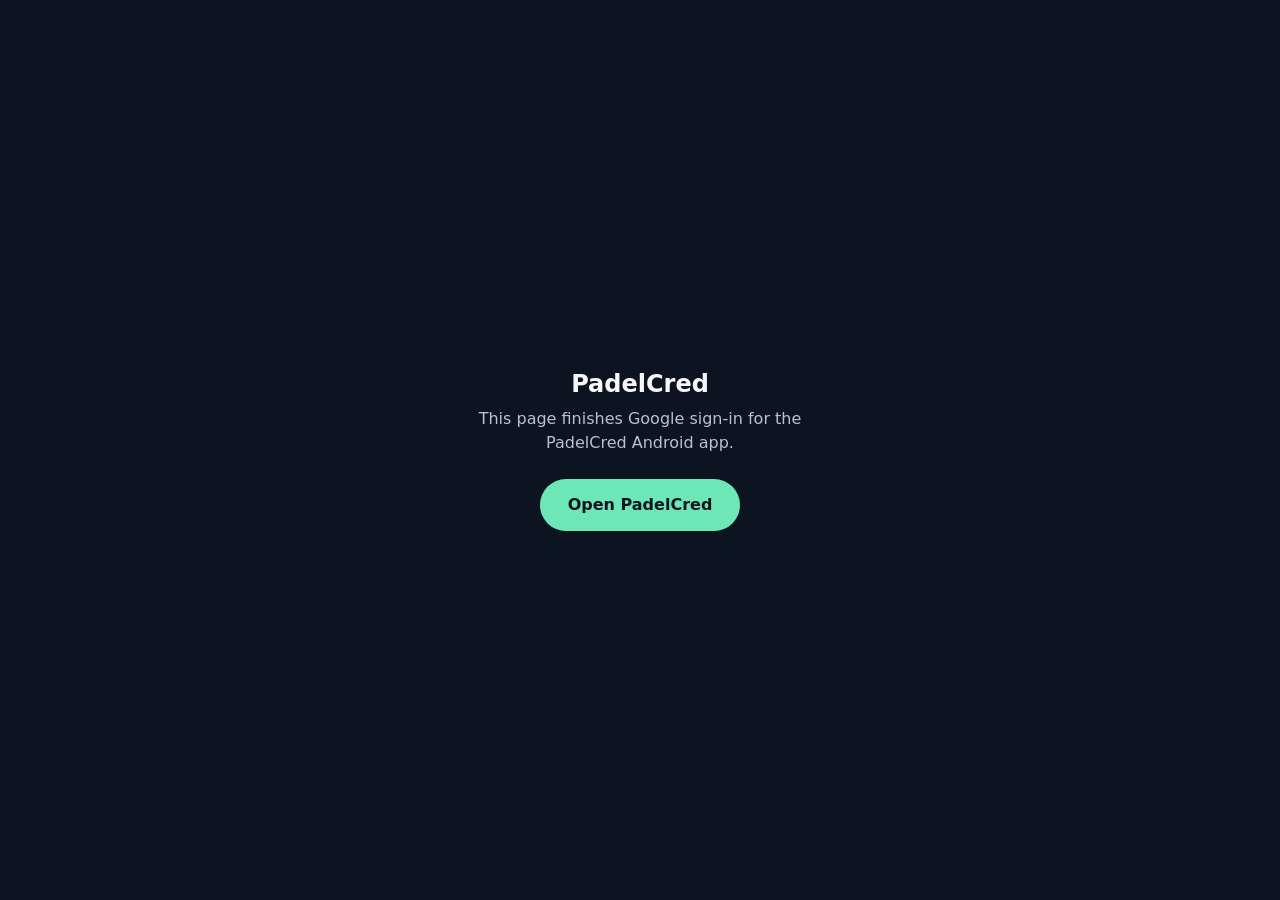
<file: native-signin.html>
<!doctype html>
<html lang="en-GB">
<head>
<meta charset="utf-8">
<meta name="viewport" content="width=device-width, initial-scale=1">
<meta name="robots" content="noindex">
<meta name="theme-color" content="#0B1420">
<title>PadelCred sign-in</title>
<style>
  :root { color-scheme: dark; }
  html, body { margin: 0; height: 100%; background: #0B1420; color: #F5F7FA; }
  body { font: 16px/1.5 Inter, system-ui, -apple-system, "Segoe UI", Roboto, sans-serif; display: flex; align-items: center; justify-content: center; padding: 24px; box-sizing: border-box; text-align: center; }
  main { max-width: 360px; }
  h1 { font: 800 24px/1.25 Manrope, Inter, system-ui, sans-serif; margin: 0 0 8px; }
  p { margin: 0 0 24px; color: #B8C2CF; }
  a.btn { display: inline-block; background: #6EE7B7; color: #0B1420; font-weight: 700; text-decoration: none; padding: 14px 28px; border-radius: 999px; }
  .hide { display: none; }
</style>
</head>
<body>
<main>
  <!-- Shown when Google sends someone back here from the PadelCred Android app. -->
  <div id="back" class="hide">
    <h1>Nearly there</h1>
    <p>Tap below to finish signing in to the PadelCred app.</p>
    <a class="btn" id="go" href="#">Back to PadelCred</a>
  </div>
  <!-- Shown if someone opens this page any other way. -->
  <div id="other">
    <h1>PadelCred</h1>
    <p>This page finishes Google sign-in for the PadelCred Android app.</p>
    <a class="btn" href="/">Open PadelCred</a>
  </div>
</main>
<script>
  // Google puts the sign-in reply after the #. Hand it to the Android app, and only to the PadelCred app.
  (function () {
    var reply = location.hash.slice(1);
    if (!/(^|&)state=/.test(reply)) return;
    history.replaceState(null, '', location.pathname);
    var link = 'intent://' + location.host + location.pathname + '?' + reply +
      '#Intent;scheme=https;package=app.padelcred;end';
    document.getElementById('go').href = link;
    document.getElementById('other').classList.add('hide');
    document.getElementById('back').classList.remove('hide');
    // Chrome usually needs the tap, but try straight away in case it doesn't.
    try { location.href = link; } catch (e) {}
  })();
</script>
</body>
</html>
</file>
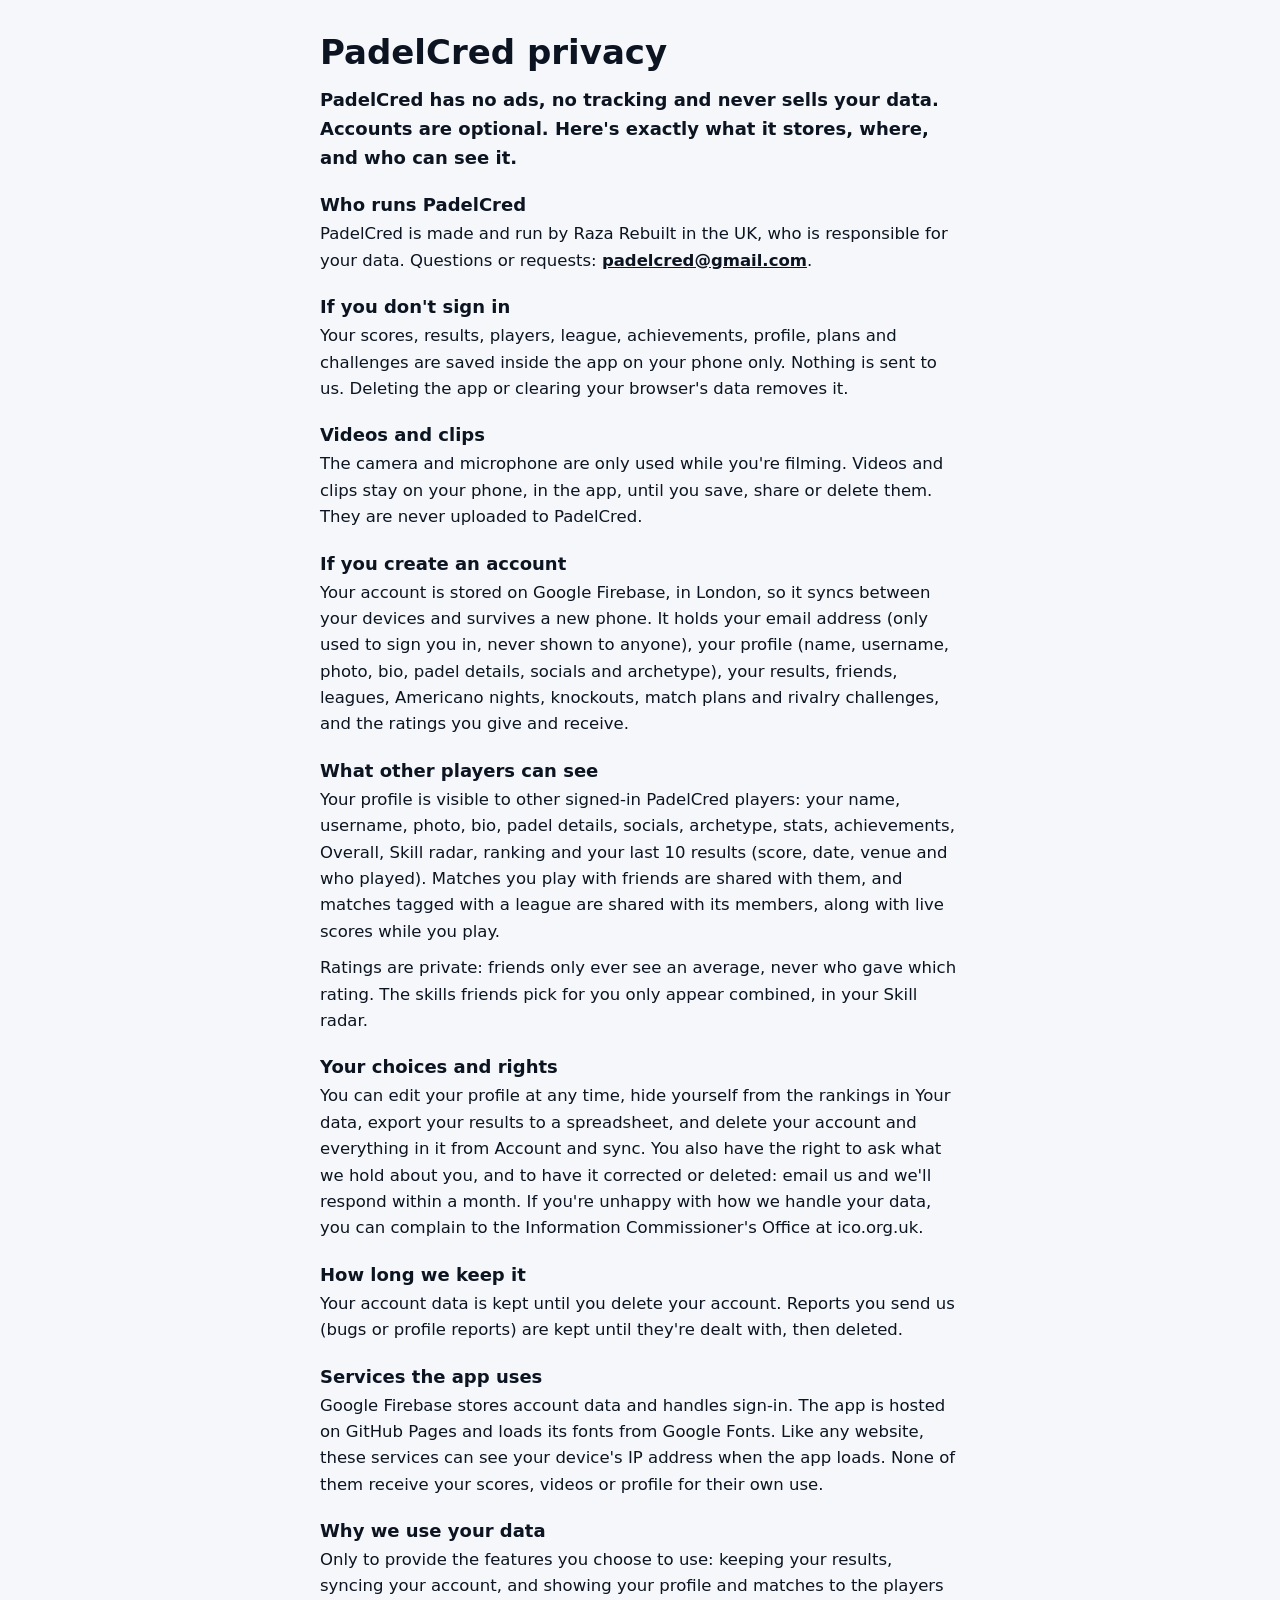
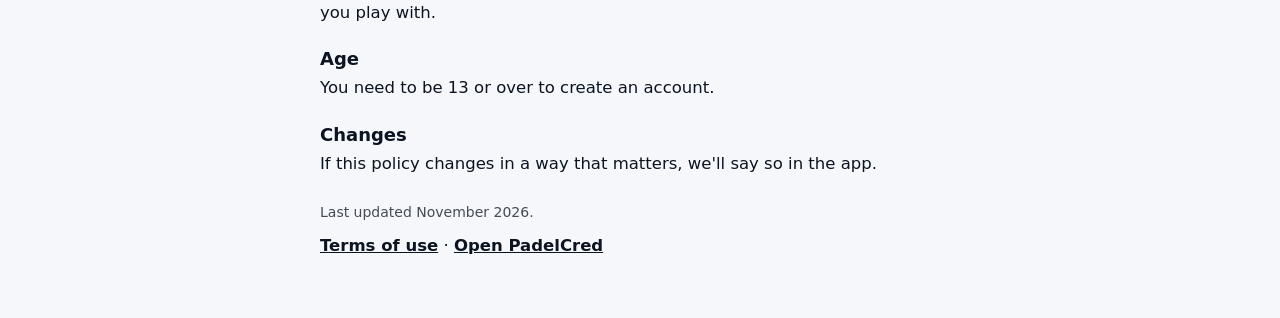
<file: privacy.html>
<!doctype html><html lang="en-GB"><head>
<meta name="robots" content="noindex, nofollow"><meta charset="utf-8"><meta name="viewport" content="width=device-width, initial-scale=1">
<title>PadelCred privacy</title><link rel="icon" href="favicon-64.png">
<style>body{margin:0;background:#F5F7FA;font-family:system-ui,-apple-system,"Segoe UI",sans-serif;color:#0B1420}
main{max-width:640px;margin:0 auto;padding:32px 20px 48px}h1{font-size:34px;margin:0 0 14px}h4{font-size:18px;margin:22px 0 6px}
p{line-height:1.6;margin:0 0 10px;font-size:16.5px}.pv-lead{font-weight:700;font-size:18px}.pv-date{opacity:.75;font-size:14px;margin-top:24px}
a{color:#0B1420;font-weight:700}</style></head><body><main><h1>PadelCred privacy</h1><p class="pv-lead">PadelCred has no ads, no tracking and never sells your data. Accounts are optional. Here's exactly what it stores, where, and who can see it.</p>
<h4>Who runs PadelCred</h4>
<p>PadelCred is made and run by Raza Rebuilt in the UK, who is responsible for your data. Questions or requests: <a href="mailto:padelcred@gmail.com">padelcred@gmail.com</a>.</p>
<h4>If you don't sign in</h4>
<p>Your scores, results, players, league, achievements, profile, plans and challenges are saved inside the app on your phone only. Nothing is sent to us. Deleting the app or clearing your browser's data removes it.</p>
<h4>Videos and clips</h4>
<p>The camera and microphone are only used while you're filming. Videos and clips stay on your phone, in the app, until you save, share or delete them. They are never uploaded to PadelCred.</p>
<h4>If you create an account</h4>
<p>Your account is stored on Google Firebase, in London, so it syncs between your devices and survives a new phone. It holds your email address (only used to sign you in, never shown to anyone), your profile (name, username, photo, bio, padel details, socials and archetype), your results, friends, leagues, Americano nights, knockouts, match plans and rivalry challenges, and the ratings you give and receive.</p>
<h4>What other players can see</h4>
<p>Your profile is visible to other signed-in PadelCred players: your name, username, photo, bio, padel details, socials, archetype, stats, achievements, Overall, Skill radar, ranking and your last 10 results (score, date, venue and who played). Matches you play with friends are shared with them, and matches tagged with a league are shared with its members, along with live scores while you play.</p>
<p>Ratings are private: friends only ever see an average, never who gave which rating. The skills friends pick for you only appear combined, in your Skill radar.</p>
<h4>Your choices and rights</h4>
<p>You can edit your profile at any time, hide yourself from the rankings in Your data, export your results to a spreadsheet, and delete your account and everything in it from Account and sync. You also have the right to ask what we hold about you, and to have it corrected or deleted: email us and we'll respond within a month. If you're unhappy with how we handle your data, you can complain to the Information Commissioner's Office at ico.org.uk.</p>
<h4>How long we keep it</h4>
<p>Your account data is kept until you delete your account. Reports you send us (bugs or profile reports) are kept until they're dealt with, then deleted.</p>
<h4>Services the app uses</h4>
<p>Google Firebase stores account data and handles sign-in. The app is hosted on GitHub Pages and loads its fonts from Google Fonts. Like any website, these services can see your device's IP address when the app loads. None of them receive your scores, videos or profile for their own use.</p>
<h4>Why we use your data</h4>
<p>Only to provide the features you choose to use: keeping your results, syncing your account, and showing your profile and matches to the players you play with.</p>
<h4>Age</h4>
<p>You need to be 13 or over to create an account.</p>
<h4>Changes</h4>
<p>If this policy changes in a way that matters, we'll say so in the app.</p>
<p class="pv-date">Last updated November 2026.</p>
<p><a href="terms.html">Terms of use</a> · <a href="./">Open PadelCred</a></p></main></body></html>
</file>
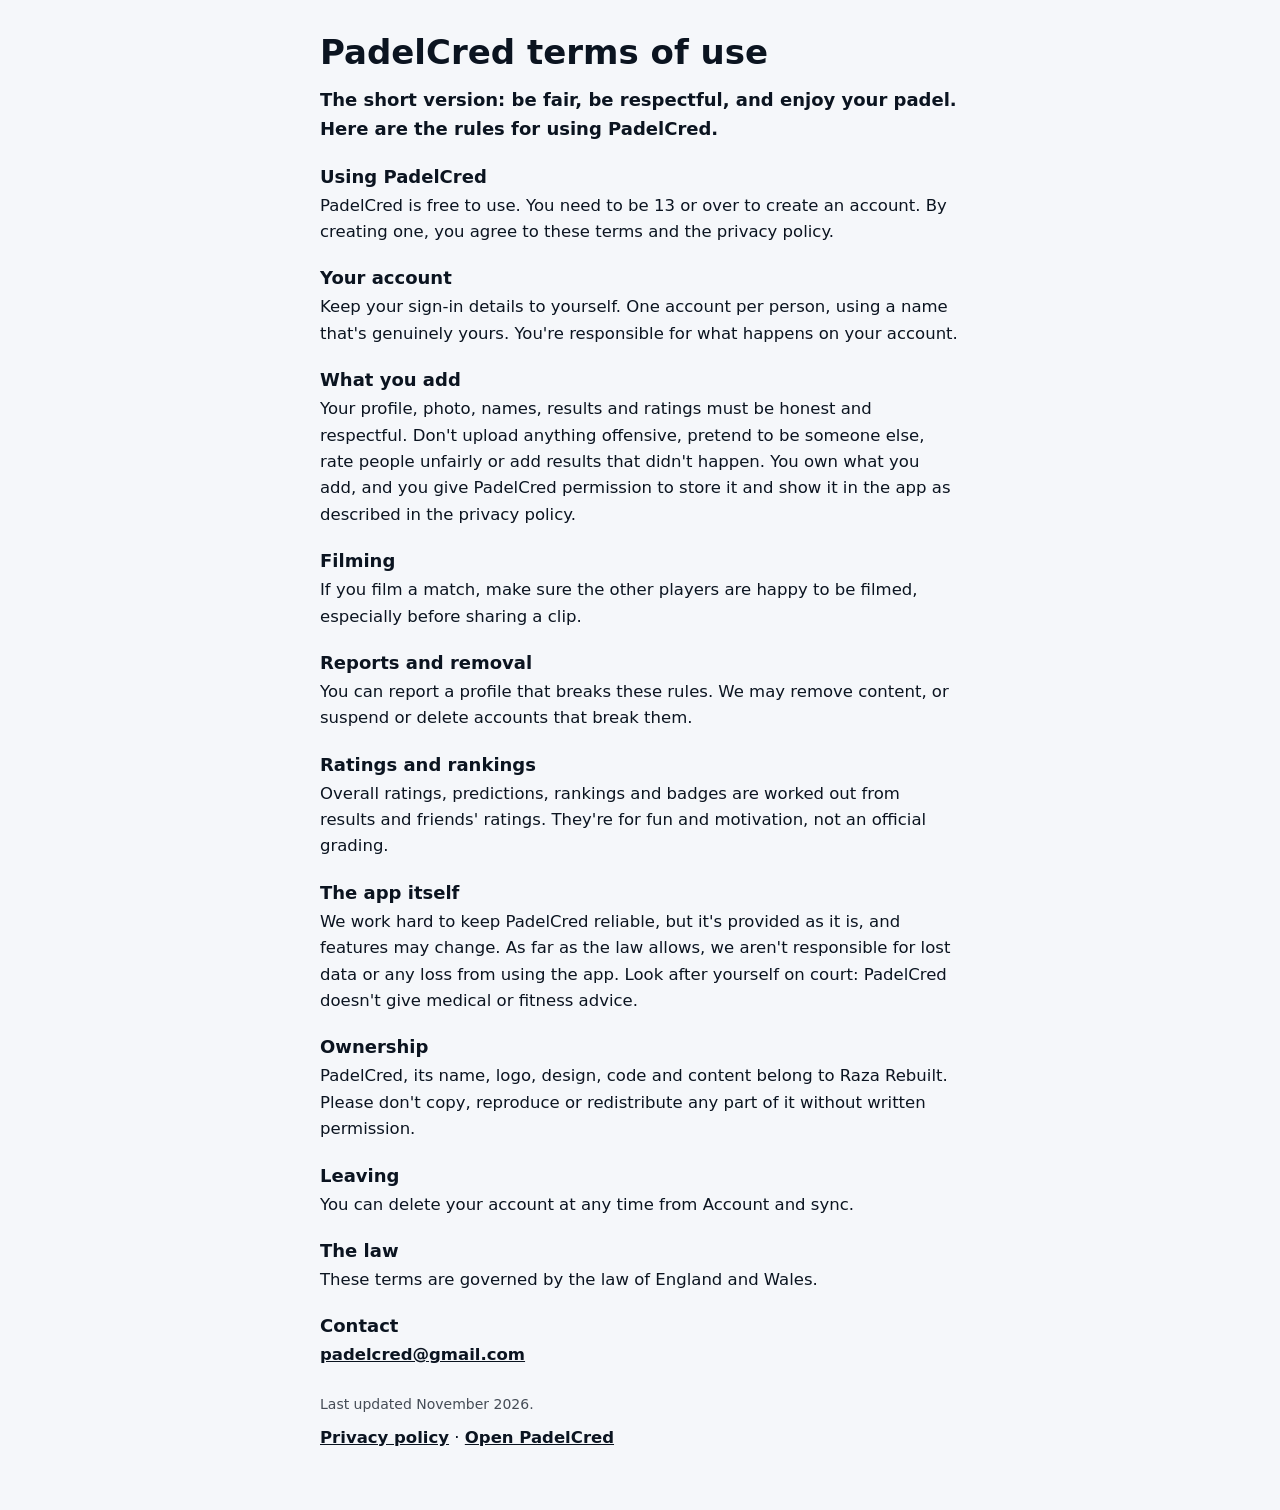
<file: terms.html>
<!doctype html><html lang="en-GB"><head>
<meta name="robots" content="noindex, nofollow"><meta charset="utf-8"><meta name="viewport" content="width=device-width, initial-scale=1">
<title>PadelCred terms of use</title><link rel="icon" href="favicon-64.png">
<style>body{margin:0;background:#F5F7FA;font-family:system-ui,-apple-system,"Segoe UI",sans-serif;color:#0B1420}
main{max-width:640px;margin:0 auto;padding:32px 20px 48px}h1{font-size:34px;margin:0 0 14px}h4{font-size:18px;margin:22px 0 6px}
p{line-height:1.6;margin:0 0 10px;font-size:16.5px}.pv-lead{font-weight:700;font-size:18px}.pv-date{opacity:.75;font-size:14px;margin-top:24px}
a{color:#0B1420;font-weight:700}</style></head><body><main><h1>PadelCred terms of use</h1><p class="pv-lead">The short version: be fair, be respectful, and enjoy your padel. Here are the rules for using PadelCred.</p>
<h4>Using PadelCred</h4>
<p>PadelCred is free to use. You need to be 13 or over to create an account. By creating one, you agree to these terms and the privacy policy.</p>
<h4>Your account</h4>
<p>Keep your sign-in details to yourself. One account per person, using a name that's genuinely yours. You're responsible for what happens on your account.</p>
<h4>What you add</h4>
<p>Your profile, photo, names, results and ratings must be honest and respectful. Don't upload anything offensive, pretend to be someone else, rate people unfairly or add results that didn't happen. You own what you add, and you give PadelCred permission to store it and show it in the app as described in the privacy policy.</p>
<h4>Filming</h4>
<p>If you film a match, make sure the other players are happy to be filmed, especially before sharing a clip.</p>
<h4>Reports and removal</h4>
<p>You can report a profile that breaks these rules. We may remove content, or suspend or delete accounts that break them.</p>
<h4>Ratings and rankings</h4>
<p>Overall ratings, predictions, rankings and badges are worked out from results and friends' ratings. They're for fun and motivation, not an official grading.</p>
<h4>The app itself</h4>
<p>We work hard to keep PadelCred reliable, but it's provided as it is, and features may change. As far as the law allows, we aren't responsible for lost data or any loss from using the app. Look after yourself on court: PadelCred doesn't give medical or fitness advice.</p>
<h4>Ownership</h4>
<p>PadelCred, its name, logo, design, code and content belong to Raza Rebuilt. Please don't copy, reproduce or redistribute any part of it without written permission.</p>
<h4>Leaving</h4>
<p>You can delete your account at any time from Account and sync.</p>
<h4>The law</h4>
<p>These terms are governed by the law of England and Wales.</p>
<h4>Contact</h4>
<p><a href="mailto:padelcred@gmail.com">padelcred@gmail.com</a></p>
<p class="pv-date">Last updated November 2026.</p>
<p><a href="privacy.html">Privacy policy</a> · <a href="./">Open PadelCred</a></p></main></body></html>
</file>
<file: padelcred.css>
:root{color-scheme:dark only;
  box-sizing:border-box;
  /* Safe area belongs to each full-screen panel, not the root canvas. */
  --navy:#0B1420; --lime:#6EE7B7; --sky:#BAC9D3; --white:#FFFFFF; --deep:#334155; --ice:#F5F7FA;
  --bg:#F5F7FA; --ink:var(--navy); --muted:rgba(11,20,32,.75); --panel:var(--ice); --field:var(--white); --line:rgba(11,20,32,.18);
  --court:#334155; --court-2:#334155; --lines:var(--white); --accent:var(--lime); --accent-ink:var(--navy);
  --glass:rgba(245,247,250,.45); --rec:#C62828;
  --card:#FFFFFF; --sheet:var(--ice); --tx:var(--navy); --edge:var(--navy); --fill:var(--navy); --shade:var(--navy);
  --display:Manrope,system-ui,-apple-system,"Segoe UI",sans-serif;
  --heading:Manrope,system-ui,-apple-system,"Segoe UI",sans-serif;
  --body:Inter,system-ui,-apple-system,"Segoe UI",sans-serif;
  color-scheme:light;
}
html{height:100%;scroll-padding-top:env(safe-area-inset-top,0px);background:#F5F7FA}
*,*::before,*::after{box-sizing:inherit}
body{height:100%;margin:0;background:var(--bg);color:var(--ink);font-family:var(--body);
  -webkit-tap-highlight-color:transparent;touch-action:manipulation;overflow:hidden}
button,input{font:inherit;color:inherit}
button{cursor:pointer;font-family:var(--heading)}
:focus-visible{outline:3px solid var(--accent);outline-offset:2px}

.app{height:100%;max-width:560px;margin:0 auto;display:grid;grid-template-rows:auto 1fr auto;gap:10px;padding:6px 12px 12px}

.top{display:flex;align-items:center;gap:10px}
.logo{height:76px;width:auto;display:block;margin:-4px auto -4px -6px}
.recdot{display:none;align-items:center;gap:6px;font-family:var(--heading);font-weight:700;font-size:18px;color:var(--rec)}
.recdot::before{content:"";width:10px;height:10px;border-radius:50%;background:var(--rec);animation:blink 1s steps(2) infinite}
.recording .recdot{display:flex}
@keyframes blink{50%{opacity:.2}}
.ghost{background:var(--fill);color:var(--white);border:0;border-radius:999px;padding:7px 15px;font-weight:500;font-size:15px}

.court{position:relative;border-radius:24px;border:3px solid var(--navy);overflow:hidden;min-height:0;
  background:linear-gradient(180deg,var(--court) 0 50%,var(--court-2) 50% 100%);
  box-shadow:inset 0 0 0 7px var(--glass)}
.lines{position:absolute;inset:16px;border:3px solid var(--lines);pointer-events:none;opacity:.9}
.svc{position:absolute;left:0;right:0;height:3px;background:var(--lines)}
.svc.t{top:15.25%}.svc.b{bottom:15.25%}
.ctr{position:absolute;left:50%;width:3px;top:15.25%;bottom:15.25%;transform:translateX(-50%);background:var(--lines)}
.net{position:absolute;left:-16px;right:-16px;top:50%;height:10px;transform:translateY(-50%);
  background:repeating-linear-gradient(90deg,rgba(245,247,250,.5) 0 2px,transparent 2px 7px);
  border-top:3px solid var(--lines)}

.half{position:absolute;left:0;right:0;height:50%;border:0;background:transparent;color:var(--white);
  display:flex;flex-direction:column;align-items:center;justify-content:center;gap:4px;overflow:hidden}
.half.them{top:0;padding-bottom:64px}
.half.us{bottom:0;padding-top:64px}
.half::after{content:"";position:absolute;inset:0;background:var(--accent);opacity:0;pointer-events:none}
.half.flash::after{animation:flash .45s ease-out}
@keyframes flash{0%{opacity:.3}100%{opacity:0}}
.tname{font-family:var(--heading);font-weight:600;font-size:18px;color:var(--white);max-width:80%;white-space:nowrap;overflow:hidden;text-overflow:ellipsis}
.pt{font-family:var(--display);font-size:clamp(84px,28vw,148px);line-height:.9;
  text-shadow:0 0 16px var(--court),0 0 4px var(--court),0 4px 0 rgba(11,20,32,.6);font-weight:800;letter-spacing:-.02em}

.board{position:absolute;left:50%;top:50%;transform:translate(-50%,-50%);z-index:2;pointer-events:none;
  display:flex;flex-direction:column;align-items:center;gap:6px}
.status{font-family:var(--heading);font-weight:700;font-size:16px;background:var(--accent);color:var(--accent-ink);
  padding:3px 12px;border-radius:999px;display:none}
.status.on{display:block}
.games{background:var(--fill);border:2px solid var(--white);border-radius:14px;padding:5px 12px;
  display:grid;grid-auto-flow:column;gap:2px 12px;box-shadow:0 6px 18px rgba(0,0,0,.35);font-family:var(--display);font-weight:800;letter-spacing:-.02em}
.games .col{display:grid;grid-template-rows:1fr 1fr;text-align:center;font-size:24px;line-height:1.1;color:rgba(245,247,250,.7)}
.games .col.now{font-size:30px;color:var(--lime)}

.pip{position:absolute;top:24px;right:24px;width:36%;max-width:200px;aspect-ratio:16/9;object-fit:cover;z-index:3;
  border:2px solid var(--sky);border-radius:10px;background:#000;display:none}
.pip.on{display:block}
.pip.big{width:auto;max-width:none;inset:16px;aspect-ratio:auto;height:auto}

.done{position:absolute;inset:0;z-index:4;display:none;flex-direction:column;align-items:center;justify-content:center;
  gap:12px;background:rgba(11,20,32,.96);text-align:center;padding:24px}
.done.on{display:flex}
.done h2{font-family:var(--display);font-weight:800;font-size:48px;margin:0;line-height:1;color:var(--lime);letter-spacing:-.02em}
.done p{margin:0;font-size:19px;font-weight:600;color:var(--white)}
.done .secondary{color:var(--white);border-color:rgba(255,255,255,.5)}

.controls{display:grid;grid-template-columns:1fr 1.3fr 1fr;gap:10px}
.ctl{height:62px;border:0;border-radius:16px;background:var(--fill);color:var(--white);font-weight:500;font-size:17px;
  display:flex;align-items:center;justify-content:center;gap:8px}
.ctl svg{width:22px;height:22px}
.ctl.film .dot{width:18px;height:18px;border-radius:50%;background:var(--lime)}
.recording .ctl.film{background:var(--rec);color:#fff}
.recording .ctl.film .dot{border-radius:4px;background:#fff}
.ctl.watch.on{background:var(--accent);color:var(--accent-ink)}
.ctl:disabled{opacity:.45}

.scrim{position:fixed;inset:0;background:rgba(0,0,0,.55);z-index:9;display:none}
.scrim.on{display:block}
.sheet{position:fixed;left:0;right:0;bottom:0;z-index:10;max-width:560px;margin:0 auto;background:var(--panel);color:var(--ink);
  border-radius:24px 24px 0 0;padding:20px 18px calc(20px + env(safe-area-inset-bottom,0px));
  /* Keep closed sheets out of the paint/touch tree; avoid Android GPU transform artifacts. */
  display:none;transform:none;transition:none;max-height:90vh;max-height:90dvh;
  overflow-x:hidden;overflow-y:auto;overscroll-behavior-y:contain;-webkit-overflow-scrolling:touch}
.sheet.on{display:block}
.sheet h3{font-family:var(--display);font-weight:800;font-size:30px;margin:0 0 14px;color:var(--tx);letter-spacing:-.02em}
.sheet p{margin:0 0 14px;line-height:1.5;color:var(--muted)}
.field{margin-bottom:16px}
.field label,.field .lbl{display:block;font-family:var(--heading);font-weight:600;font-size:15px;margin-bottom:6px}
.field input[type=text]{width:100%;padding:12px 14px;border:2px solid var(--line);border-radius:12px;background:var(--field);font-size:17px}
.pair{display:grid;grid-template-columns:1fr 1fr;gap:10px}
.seg{display:grid;grid-auto-flow:column;grid-auto-columns:1fr;background:var(--field);border-radius:12px;padding:4px;gap:4px}
.seg button{border:0;background:transparent;border-radius:9px;padding:10px 6px;font-weight:500;font-size:15px;color:var(--muted)}
.seg button[aria-pressed="true"]{background:var(--fill);color:var(--white)}
.toggle{display:flex;align-items:center;justify-content:space-between;gap:12px}
.toggle input{width:48px;height:28px;accent-color:var(--navy)}
.btns{display:grid;gap:10px;margin-top:6px}
.primary{border:2px solid var(--navy);border-radius:14px;padding:15px;background:var(--lime);color:var(--navy);font-weight:600;font-size:18px}
.secondary{border:2px solid var(--line);border-radius:14px;padding:13px;background:none;font-weight:500;font-size:16px}

.toast{position:fixed;left:50%;bottom:calc(96px + env(safe-area-inset-bottom,0px));transform:translateX(-50%) translateY(20px);
  background:var(--fill);color:var(--white);font-weight:500;padding:11px 16px;border-radius:12px;font-size:15px;z-index:20;opacity:0;
  transition:opacity .2s,transform .2s;max-width:calc(100% - 32px);pointer-events:none}
.toast.on{opacity:1;transform:translateX(-50%) translateY(0)}
@media (prefers-reduced-motion:reduce){*{animation:none!important;transition:none!important}}

:root[data-theme="dark"]{--bg:#0B1420;--card:#142132;--sheet:#0F1A28;--field:#0D1826;--tx:#F5F7FA;--ink:#F5F7FA;--edge:#334155;--fill:#334155;--shade:#071019;--muted:rgba(245,247,250,.72);--line:rgba(245,247,250,.16);--panel:#0F1A28;--glass:rgba(15,26,40,.6);color-scheme:dark}

/* ---- additions ---- */
.predbox{margin:12px 0 4px;padding:12px 14px;border:1.5px solid #334155;border-radius:16px;background:#142132}
.predttl{margin:0 0 8px;font-size:12px;font-weight:700;letter-spacing:.08em;text-transform:uppercase;color:#BAC9D3}
.predbar{height:8px;border-radius:99px;background:#3F4E63;overflow:hidden}.predbar i{display:block;height:100%;background:#6EE7B7;border-radius:99px}
.predrow{display:flex;justify-content:space-between;gap:10px;margin-top:8px;font-size:13.5px;color:#F5F7FA}.predrow b{font-family:var(--display);font-size:15px}
.predrow span:last-child{text-align:right}
.predbal{margin:12px 0 0;font-size:13px;display:flex;flex-wrap:wrap;gap:6px;align-items:center;position:relative;z-index:1}
#predBal{padding:6px 0;min-height:32px}.predhint{color:#BAC9D3}
.ampred{display:block;margin-top:4px;font-size:11px;font-weight:600;color:#BAC9D3;white-space:nowrap}
.lgavg{margin:2px 2px 10px;font-size:13.5px;color:#BAC9D3}.lgavg b{color:#F5F7FA}
.gravg{font-style:normal;color:#BAC9D3}
/* app feel on phones: no blue tap flashes, no accidental text selection or Touch to Search */
*{-webkit-tap-highlight-color:transparent!important}
html,body{-webkit-user-select:none;user-select:none;-webkit-touch-callout:none}
input,textarea,select,[contenteditable="true"],[contenteditable=""]{-webkit-user-select:text!important;user-select:text!important;-webkit-touch-callout:default!important}

#homeView img.hmlogo,img.hmlogo{height:24px!important;width:auto!important}
.hmhead b{font-size:32px!important}
.vlogo{height:22px!important}
img.oblogo,#obView img.oblogo{width:min(200px,52vw)!important;height:auto!important}
.builtby.hmfoot{opacity:1!important;color:#BAC9D3!important}.builtby.hmfoot .copyr{color:#BAC9D3!important;opacity:1!important}
h1,h2,h3,.vhead h2{line-height:1.25!important;padding-bottom:.06em}
.fnav{position:fixed;left:50%;transform:translateX(-50%);bottom:calc(12px + env(safe-area-inset-bottom,0px));z-index:12;display:flex;gap:2px;padding:6px;width:min(calc(100% - 24px),440px);box-sizing:border-box;background:#142132;border:1px solid #334155;border-radius:26px;box-shadow:0 12px 32px rgba(0,0,0,.35)}
.fnav button{flex:1;min-width:0;display:grid;justify-items:center;gap:3px;padding:8px 2px 7px;border:0;border-radius:20px;background:transparent;color:#BAC9D3;font-family:var(--body);font-weight:600;font-size:11px}
.fnav button svg{width:24px;height:24px;fill:none;stroke:currentColor;stroke-width:1.9;stroke-linecap:round;stroke-linejoin:round}
.fnav button[aria-current="page"]{background:rgba(110,231,183,.12);color:#6EE7B7}
.fnav button span{white-space:nowrap;overflow:hidden;text-overflow:ellipsis;max-width:100%}
body.hasnav .homeview,body.hasnav #resultsView{padding-bottom:calc(104px + env(safe-area-inset-bottom,0px))!important}
.rprow{display:grid;grid-template-columns:minmax(0,1fr) auto 34px;align-items:center;gap:8px}
.rpstars{display:flex;gap:2px}
.rpstars .star{width:32px;height:32px;padding:3px;border:0;background:none;display:grid;place-items:center}
.rpstars .star svg{width:26px;height:26px}
.rpstars .star path{stroke:#6EE7B7;stroke-width:1.6;stroke-linejoin:round}
.rpval{font-family:var(--display);font-weight:800;font-size:15px;text-align:right;color:#F5F7FA}
.formcard{background:linear-gradient(180deg,#142132,#111C2B);border:2px solid #334155;border-radius:22px;padding:16px 16px 14px;margin:14px 0 6px;color:#F5F7FA}
.fmhead{display:flex;align-items:center;justify-content:space-between}
.fmhead b{font-family:var(--heading);font-weight:700;font-size:20px}
.fminfo{width:30px;height:30px;border-radius:50%;border:2px solid #3F4E63;background:transparent;color:#F5F7FA;font-family:var(--body);font-weight:700;font-size:14px;display:grid;place-items:center;padding:0}
.fmlead{margin:4px 0 8px;font-size:14px;color:#BAC9D3}
.fmtop{display:flex;align-items:center;gap:16px}
.fmgauge{position:relative;width:132px;height:132px;flex:none;display:grid;place-items:center}
.fmgauge svg{position:absolute;inset:0;width:100%;height:100%}
.fmgauge circle{fill:none;stroke-width:10;stroke-linecap:round}
.fmgauge .trk{stroke:#334155}
.fmgauge .val{stroke:#6EE7B7;filter:drop-shadow(0 0 6px rgba(110,231,183,.35))}
.fmgauge.steady .val{stroke:#E9C46A;filter:none}.fmgauge.cold .val{stroke:#BAC9D3;filter:none}
.fmgauge b{font-family:var(--display);font-weight:800;font-size:44px;line-height:1;letter-spacing:-.02em;margin-top:-6px}
.fmgauge em{position:absolute;bottom:14px;font-style:normal;font-weight:600;font-size:11.5px;color:#BAC9D3;letter-spacing:.3px}
.fmside{display:grid;gap:3px;min-width:0}
.fmdelta{font-family:var(--display);font-weight:800;font-size:30px;line-height:1.05}
.fmdelta.up{color:#6EE7B7}.fmdelta.down{color:#FF8A8A}.fmdelta.flat{color:#F5F7FA;font-size:22px}
.fmsub{font-size:12.5px;color:#BAC9D3;line-height:1.35}
.fmbased{font-weight:600;font-size:14.5px;margin-top:4px}
.fmdate{font-size:12.5px;color:#BAC9D3}
.fmsec{border-top:1px solid #334155;margin-top:14px;padding-top:12px;display:grid;gap:4px}
.fmsec>b{font-family:var(--heading);font-weight:700;font-size:17px}
.fmsec>span{font-size:13px;color:#BAC9D3}
.fmsec .seg{margin:8px 0 4px}
.fmsvg{width:100%;height:auto;display:block;margin-top:4px}
.fmsvg .g{stroke:#334155;stroke-width:1}.fmsvg .gv{stroke:#334155;stroke-width:1;stroke-dasharray:2 3}
.fmsvg .ax{fill:#BAC9D3;font-family:var(--body);font-size:9.5px}
.fmsvg .ln{fill:none;stroke:#6EE7B7;stroke-width:2.2;stroke-linejoin:round;stroke-linecap:round}
.fmsvg .dt{fill:#6EE7B7}.fmsvg .last{fill:#6EE7B7;stroke:#0B1420;stroke-width:2}
.fmsvg .tag{fill:#6EE7B7}.fmsvg .tagt{fill:#0B1420;font-family:var(--display);font-weight:800;font-size:11px}
.fmnote{margin:2px 0 0;font-size:12px;color:#BAC9D3}
.fmstats{display:grid;grid-template-columns:1fr 1fr;gap:10px;margin:6px 0 8px}
.fmstats div{display:grid;gap:1px}
.fmstats strong{font-family:var(--display);font-weight:800;font-size:28px;color:#6EE7B7;line-height:1.1}
.fmstats div:nth-child(2) strong{color:#F5F7FA}
.fmstats span{font-weight:600;font-size:14px}.fmstats em{font-style:normal;font-size:12.5px;color:#BAC9D3}
.fmbar{height:8px;border-radius:99px;background:#3F4E63;overflow:hidden}.fmbar i{display:block;height:100%;background:#6EE7B7;border-radius:99px}
.fmwl{margin:6px 0 0;font-size:13px;color:#BAC9D3}
.fmcols{display:grid;grid-auto-flow:column;grid-auto-columns:minmax(0,1fr);gap:4px;align-items:end;height:130px;margin-top:6px}
.fmcol{display:grid;justify-items:center;gap:3px;height:100%;grid-template-rows:1fr auto auto;min-width:0}
.fmcol .stk{display:flex;flex-direction:column-reverse;justify-content:flex-start;width:70%;max-width:22px;height:100%;border-radius:6px;overflow:hidden;background:rgba(245,247,250,.04)}
.fmcol .stk i{display:block;width:100%}.fmcol .stk .w{background:#6EE7B7}.fmcol .stk .l{background:#3F4E63}
.fmcol b{font-weight:700;font-size:10px;color:#F5F7FA;white-space:nowrap}.fmcol em{font-style:normal;font-size:9px;color:#BAC9D3;white-space:nowrap}
.fmlegend{margin:6px 0 0;font-size:12px;color:#BAC9D3;display:flex;align-items:center;gap:6px}
.fmlegend i{display:inline-block;width:10px;height:10px;border-radius:3px}.fmlegend .w{background:#6EE7B7}.fmlegend .l{background:#3F4E63;margin-left:8px}

.themebtn,[data-theme-toggle],.themeseg{display:none!important}
:root{--court:#12202F}
:root[data-theme="dark"]{--court:#12202F}
.hmlogo{height:34px!important;width:auto}
.logo.homelogo,#logo{height:26px!important;width:auto}
.oblogo{width:min(280px,72vw)!important;height:auto!important;background:none!important;border:0!important;padding:0!important;box-shadow:none!important}
.vlogo{height:24px!important}
.stylegrid{grid-template-columns:minmax(0,1fr) minmax(0,1fr)}
.stylecard{min-width:0;overflow:hidden}
.stylecard b,.stylecard span{overflow-wrap:anywhere}
.styletag{align-items:center;padding:5px 12px 5px 10px;max-width:100%;text-align:left}
.styletag .stlab{display:grid;line-height:1.05;min-width:0}
.styletag .stlab small{font-family:var(--body);font-weight:700;font-size:9.5px;letter-spacing:.9px;text-transform:uppercase;opacity:.72}
.styletag .stlab b{font-weight:700;font-size:14px;line-height:1.15}
.sharecardbtn{width:100%;margin:12px 0 4px}
.howrate h4{margin:16px 2px 6px;font-weight:700;font-size:16px;color:var(--tx)}
.howrate h4:first-child{margin-top:4px}
.howrate p{margin:0 2px 8px;font-size:14.5px;line-height:1.5;color:var(--tx)}
.howrate table{margin:4px 0 10px}
.hrtiers{display:grid;grid-template-columns:1fr 1fr;gap:6px;margin:6px 0 4px}
.hrtiers span{text-align:center;font-weight:700;font-size:13px;border-radius:10px;padding:7px 6px;border:2px solid #0B1420}
.hrtiers .o-rookie{background:#BAC9D3;color:#0B1420}.hrtiers .o-club{background:#334155;color:#6EE7B7}.hrtiers .o-pro{background:#6EE7B7;color:#0B1420}.hrtiers .o-legend{background:linear-gradient(135deg,#6EE7B7,#F5F7FA);color:#0B1420}
.sheet{padding-bottom:calc(28px + env(safe-area-inset-bottom,0px))!important}
.sheet>.btns:last-child,.sheet>.btns:last-of-type{margin-bottom:6px}
.soff{font-style:normal;font-family:var(--body);font-weight:700;font-size:11.5px;letter-spacing:.3px;background:rgba(232,80,91,.18);color:#FFB3B3;border:1px solid rgba(232,80,91,.55);border-radius:999px;padding:2px 8px;margin-left:6px;vertical-align:3px}
:root:not([data-theme="dark"]) .soff{color:#9B2C2C;background:#FDE2E4}
/* the phone's autofill keeps the app's colours, in both modes */
input:-webkit-autofill,input:-webkit-autofill:hover,input:-webkit-autofill:focus,input:-webkit-autofill:active,
textarea:-webkit-autofill,select:-webkit-autofill{
  -webkit-text-fill-color:var(--tx)!important;caret-color:var(--tx);
  -webkit-box-shadow:0 0 0 1000px var(--field) inset!important;box-shadow:0 0 0 1000px var(--field) inset!important;
  transition:background-color 99999s ease-out 0s;font-size:inherit}
input:autofill{-webkit-text-fill-color:var(--tx)!important;box-shadow:0 0 0 1000px var(--field) inset!important}
input:-internal-autofill-previewed,input:-internal-autofill-selected{-webkit-text-fill-color:var(--tx)!important;box-shadow:0 0 0 1000px var(--field) inset!important}
:root[data-theme="dark"] input,:root[data-theme="dark"] textarea{color-scheme:dark}
:root:not([data-theme="dark"]) input,:root:not([data-theme="dark"]) textarea{color-scheme:light}

body.asking .sheet.on{visibility:hidden}
.askwrap{isolation:isolate}
.ask{transform:none;max-height:calc(100dvh - 32px);overflow-y:auto;overscroll-behavior:contain}
.frfound#frView{cursor:pointer}
.rkrow[data-uid]{cursor:pointer}
.pubres{list-style:none;margin:0 0 12px;padding:0;display:grid;gap:6px}
.pubres li{display:flex;align-items:center;gap:10px;background:var(--card);border:2px solid var(--line);border-radius:12px;padding:8px 10px;color:var(--tx)}
.pubres li>div{display:grid;min-width:0}
.pubres b{font-weight:700;font-size:15px}.pubres span{font-size:13px;color:var(--tx)}.pubres em{font-style:normal;font-size:12px;color:var(--muted)}
.badge.on.t4 b small{color:#BAC9D3;opacity:1}
.ovrcard.o-rookie,.ovrcard.o-pro{color:#0B1420}
.ovrcard.o-rookie .ovrinfo>b,.ovrcard.o-pro .ovrinfo>b,.ovrcard.o-rookie .ovrinfo span,.ovrcard.o-pro .ovrinfo span,.ovrcard.o-rookie .ovrrow i,.ovrcard.o-pro .ovrrow i{color:#0B1420}
.ovrcard.o-rookie .ovrinfo span,.ovrcard.o-pro .ovrinfo span{opacity:1}
.ovrcard.o-rookie .ovrrow i,.ovrcard.o-pro .ovrrow i{opacity:.72}
.ovrcard.o-rookie .ovrchg.up,.ovrcard.o-pro .ovrchg.up{color:#1E6B3A}.ovrcard.o-rookie .ovrchg.down,.ovrcard.o-pro .ovrchg.down{color:#9B2C2C}
.ovrcard.o-club .ovrinfo>b,.ovrcard.o-club .ovrinfo span,.ovrcard.o-club .ovrrow i{color:#F5F7FA}
.ovrcard.o-legend .ovrinfo span,.ovrcard.o-legend .ovrrow i{color:#F5F7FA}
.ovrcard.o-legend .ovrinfo>b{color:#6EE7B7}

.ovrrank{margin:8px 4px 0;font-size:14px;line-height:1.45;color:var(--tx)}
.ovrrank b{font-weight:800;font-size:16px}
.ovrrank.off{color:var(--muted);font-size:13px}
.rkrow{display:flex;align-items:center;gap:12px;background:var(--card);border:2px solid var(--line);border-radius:14px;padding:9px 12px;margin-bottom:6px;color:var(--tx)}
.rkrow.me{border-color:#6EE7B7;box-shadow:0 0 0 2px rgba(110,231,183,.25)}
.rkn{min-width:44px;font-weight:800;font-size:15px}
.rkname{flex:1;display:grid;min-width:0}.rkname b{font-weight:700;font-size:15px;overflow:hidden;text-overflow:ellipsis;white-space:nowrap}.rkname em{font-style:normal;font-size:12.5px;color:var(--muted)}
.rkovr{min-width:46px;text-align:center;font-weight:800;font-size:17px;border-radius:10px;padding:5px 6px;border:2px solid #0B1420}
.rkovr.o-rookie{background:#BAC9D3;color:#0B1420}.rkovr.o-club{background:#334155;color:#6EE7B7}.rkovr.o-pro{background:#6EE7B7;color:#0B1420}.rkovr.o-legend{background:linear-gradient(135deg,#6EE7B7,#F5F7FA);color:#0B1420}
.rkgap{text-align:center;margin:2px 0 6px;color:var(--muted);font-weight:800}
.copyr{display:inline-block;margin-top:2px;font-size:11px;font-weight:500;opacity:.7;letter-spacing:.1px}
.scrow{display:flex;gap:10px;align-items:flex-start;background:var(--card);border:2px solid var(--line);border-radius:14px;padding:10px 12px;margin-bottom:8px;color:var(--tx)}
.scrow i{flex:none;width:24px;height:24px;border-radius:50%;display:grid;place-items:center;font-style:normal;font-weight:800;font-size:13px}
.scrow.ok i{background:#2E9D6A;color:#fff}.scrow.bad i{background:#E8505B;color:#fff}
.scrow.bad{border-color:#E8505B}
.scrow>div{display:grid;gap:3px;min-width:0}.scrow b{font-weight:700;font-size:14.5px}.scrow span{font-size:13px;line-height:1.4;color:var(--muted);word-break:break-word}
.fstat{display:grid;gap:4px;background:var(--card);border:2px dashed var(--edge);border-radius:14px;padding:10px 12px;margin:8px 0 10px;color:var(--tx)}
.fstat.ok{border-style:solid;background:linear-gradient(135deg,#FFF6CF,#F1D67A);color:#0B1420;border-color:#0B1420}
.fstat b{font-weight:700;font-size:15px}.fstat span{font-size:13px;line-height:1.4;word-break:break-word}
.fstat .mini{justify-self:start;margin-top:4px}
.avbtn.hasreq{overflow:visible}
.avbtn.hasreq img{border-radius:50%}
.venueline .mini{flex:none;width:auto;min-width:0;padding:6px 14px}
.venueline{display:flex;align-items:center;gap:10px;background:var(--card);border:2px solid var(--line);border-radius:14px;padding:8px 10px;margin:6px 0 12px;color:var(--tx)}
.vl-ic svg{width:20px;height:20px;fill:none;stroke:currentColor;stroke-width:2;stroke-linecap:round;stroke-linejoin:round;display:block}
.vl-txt{flex:1;min-width:0;font-weight:600;font-size:15px;overflow:hidden;text-overflow:ellipsis;white-space:nowrap}
.vl-txt em{font-style:normal;color:var(--muted);font-weight:500}
.vl-in{flex:1;min-width:0;padding:9px 12px;border:2px solid var(--line);border-radius:10px;background:var(--field);color:var(--tx);font-size:15px}
.vtrow{display:flex;gap:10px;align-items:flex-start;background:var(--card);border:2px solid var(--line);border-radius:14px;padding:10px 12px;margin-bottom:8px;color:var(--tx)}
.vtrow>input{margin-top:4px;width:20px;height:20px;flex:none}
.vtrow>div{flex:1;display:grid;gap:4px;min-width:0}
.vtrow b{font-weight:700;font-size:14.5px}.vtrow span{font-size:12.5px;color:var(--muted)}
.vt-in{width:100%;box-sizing:border-box;padding:8px 10px;border:2px solid var(--line);border-radius:10px;background:var(--field);color:var(--tx);font-size:15px}
body{font-weight:400}
button,.mini,.ghost,.primary,.secondary,.danger,.linkbtn{font-family:var(--heading);font-weight:600}
.pchips span{font-weight:600}
.bio{font-weight:500}
.help,.ovrnote,.rphint{font-weight:500}
.arrottoggle{margin:4px 2px 12px}
.arround{background:var(--card);border:2px solid var(--edge);border-radius:16px;padding:10px 12px;margin-bottom:10px}
.arrhead{display:flex;align-items:center;justify-content:space-between;margin-bottom:8px}
.arrhead b{font-weight:600;font-size:16px;color:var(--tx)}
.arpair{display:grid;gap:6px;margin-bottom:10px}
.arpair button{display:flex;align-items:center;justify-content:center;gap:8px;flex-wrap:wrap;background:var(--sheet);border:2px solid var(--line);border-radius:12px;padding:9px 10px;font-weight:600;font-size:14px;color:var(--tx);text-align:center}
.arpair button i{font-style:normal;font-weight:600;font-size:12px;opacity:.6}
.arpair button[aria-pressed="true"]{background:#6EE7B7;border-color:#0B1420;color:#0B1420}
.arround .setlabels span{font-size:12.5px;line-height:1.2}
.vsstatus{margin:0;padding:10px 12px;font-size:13px;line-height:1.4;font-weight:500;color:var(--muted)}
.vswrap{position:relative}
.vsbox{position:absolute;left:0;right:0;top:100%;z-index:30;background:var(--card);border:2px solid var(--edge);border-radius:14px;box-shadow:0 10px 26px rgba(11,20,32,.25);overflow:hidden;max-height:320px;overflow-y:auto}
.vsitem{width:100%;display:grid;grid-template-columns:1fr auto;align-items:center;gap:0 8px;text-align:left;background:none;border:0;border-bottom:1px solid var(--line);padding:10px 12px;color:var(--tx)}
.vsitem b{font-weight:600;font-size:15px;grid-column:1}
.vsitem span{grid-column:1;font-size:12.5px;color:var(--muted)}
.vsitem em{grid-column:2;grid-row:1/3;font-style:normal;font-weight:600;font-size:11px;background:#6EE7B7;color:#0B1420;border-radius:999px;padding:2px 8px}
.vsitem:active,.vsitem:hover{background:var(--sheet)}
.vscredit{margin:0;padding:6px 12px;font-size:10.5px;color:var(--muted);text-align:right}
body{font-family:var(--body);-webkit-font-smoothing:antialiased;-moz-osx-font-smoothing:grayscale}
h1,h2,h3{letter-spacing:-.02em}
.bugcard{background:var(--card);border:2px solid var(--edge);border-radius:14px;padding:10px 12px;margin-bottom:10px;color:var(--tx)}
.bugcard.fixed{opacity:.6}
.bughead{display:flex;align-items:center;justify-content:space-between;gap:8px}
.bughead b{font-family:var(--heading);font-weight:600;font-size:15px}.bughead b span{font-family:var(--body);font-weight:600;font-size:13px;color:var(--muted)}
.bughead em{font-style:normal;font-weight:600;font-size:11.5px;background:#6EE7B7;color:#0B1420;border-radius:999px;padding:2px 9px}
.bugcard.fixed .bughead em{background:var(--sheet);color:var(--tx)}
.bugcard p{margin:6px 0 0;font-size:14.5px;line-height:1.45;white-space:pre-line}
.bugcard .bugsteps{color:var(--muted);font-size:13.5px}
.bugmeta{font-size:12px!important;color:var(--muted)}
.bugbtns{display:flex;flex-wrap:wrap;gap:6px;margin-top:8px}
.ovrcard{display:flex;align-items:center;gap:14px;border-radius:20px;padding:14px;margin-top:14px;border:2.5px solid #0B1420;box-shadow:0 4px 0 var(--shade);color:#0B1420;position:relative;overflow:hidden}
.ovrcard.o-rookie{background:linear-gradient(140deg,#BAC9D3,#BAC9D3);color:#0B1420}
.ovrcard.o-club{background:linear-gradient(140deg,#3F4E63,#334155 60%,#142132);color:#F5F7FA}
.ovrcard.o-club .ovrnum{background:#0B1420;box-shadow:inset 0 0 0 2px #BAC9D3}
.ovrcard.o-club .ovrinfo>b em{background:#BAC9D3;color:#0B1420}
.ovrcard.o-club .ovrchg.up{color:#6EE7B7}.ovrcard.o-club .ovrchg.down{color:#FFB3B3}
.ovrcard.o-pro{background:linear-gradient(140deg,#EBFF7A,#6EE7B7);color:#0B1420}
.ovrcard.o-legend{border:2.5px solid transparent;background:linear-gradient(135deg,#142132 0%,#0B1420 55%,#0F1A28 100%) padding-box,linear-gradient(120deg,#6EE7B7,#F5F7FA,#6EE7B7) border-box;color:#F5F7FA;box-shadow:0 0 0 1px rgba(110,231,183,.15),0 6px 22px rgba(186,201,211,.3)}
.ovrcard.o-legend .ovrnum{background:linear-gradient(135deg,#6EE7B7,#F5F7FA);color:#0B1420}
.ovrcard.o-legend .ovrnum span{color:#0B1420}
.ovrcard.o-legend .ovrinfo>b{color:#6EE7B7}
.ovrcard.o-legend .ovrinfo>b em{background:linear-gradient(135deg,#6EE7B7,#F5F7FA);color:#0B1420}
.ovrcard.o-legend .ovrchg.up{color:#6EE7B7}.ovrcard.o-legend .ovrchg.down{color:#FFB3B3}
.ovrcard.o-legend::after{background:linear-gradient(110deg,transparent 35%,rgba(110,231,183,.18) 50%,transparent 65%)}
.ovrcard::after{content:"";position:absolute;inset:0;background:linear-gradient(110deg,transparent 35%,rgba(255,255,255,.45) 50%,transparent 65%);transform:translateX(-100%);animation:shine 4s ease-in-out infinite;pointer-events:none}
.ovrnum{display:grid;justify-items:center;background:#0B1420;color:#6EE7B7;border-radius:16px;padding:8px 12px;min-width:74px;flex:none}
.ovrnum b{font-family:var(--display);font-weight:800;font-size:44px;line-height:1;letter-spacing:-.02em}
.ovrnum span{font-weight:600;font-size:12px;letter-spacing:1.5px;color:#BAC9D3}
.ovrinfo{display:grid;gap:3px;min-width:0}
.ovrinfo>b{font-family:var(--heading);font-weight:600;font-size:17px}
.ovrinfo>b em{font-style:normal;font-size:12px;font-weight:600;background:#0B1420;color:#6EE7B7;border-radius:999px;padding:2px 8px;margin-left:4px;vertical-align:2px}
.ovrrow{font-size:13.5px;font-weight:600}
.ovrrow i{font-style:normal;opacity:.7;margin-right:6px}
.ovrchg{font-weight:600;font-size:12.5px}.ovrchg.up{color:#1E6B3A}.ovrchg.down{color:#9B2C2C}
.ovrcard.empty .ovrnum b{color:#BAC9D3}
.ovrnote{margin:8px 4px 0;font-size:11.5px;line-height:1.45;color:var(--muted)}
.ratepeers{background:var(--card);border:2px solid var(--edge);border-radius:16px;padding:10px 12px;margin-bottom:10px}
.done .ratepeers{background:rgba(255,255,255,.08);border-color:rgba(255,255,255,.25)}
.ratepeers>p{margin:0 0 6px;font-family:var(--heading);font-weight:600;font-size:14px;color:var(--tx);text-align:center}
.done .ratepeers>p{color:#6EE7B7}
.rprow{display:flex;align-items:center;justify-content:space-between;gap:8px;padding:4px 0}
.rprow b{font-family:var(--heading);font-weight:600;font-size:14px;color:var(--tx);min-width:0;overflow:hidden;text-overflow:ellipsis;white-space:nowrap}
.done .rprow b{color:#fff}
.rpbtns{display:flex;gap:5px;flex:none}
.rpbtns button{width:30px;height:30px;border-radius:50%;border:2px solid var(--edge);background:transparent;display:grid;place-items:center;padding:0}
.done .rpbtns button{border-color:rgba(255,255,255,.4)}
.rpbtns button i{width:14px;height:14px;border-radius:50%;background:rgba(186,201,211,.35)}
.rpbtns button[aria-pressed="true"]{border-color:#6EE7B7}.rpbtns button[aria-pressed="true"] i{background:#6EE7B7}
.rphint{display:block;text-align:center;margin-top:4px;font-size:11.5px;font-weight:600;color:var(--muted)}
.done .rphint{color:rgba(255,255,255,.7)}
:root[data-theme="dark"] .ovrcard:not(.o-legend){border-color:#334155}
.tscroll{overflow-x:auto;max-width:100%}
.hmamer{width:100%;display:flex;align-items:center;gap:12px;text-align:left;background:var(--card);border:2px solid var(--edge);border-radius:18px;padding:12px 14px;margin:12px 0 0;color:var(--tx);box-shadow:0 3px 0 var(--shade)}
.hmamer>span:nth-child(2){flex:1;display:grid;gap:2px;min-width:0}
.hmamer b{font-family:var(--heading);font-weight:600;font-size:17px}
.hmamer em{font-style:normal;font-size:13px;color:var(--muted)}
.hmamer i{font-style:normal;background:var(--fill);color:#6EE7B7;border-radius:999px;padding:7px 14px;font-weight:600;font-size:14px;flex:none}
.hmamic{width:44px;height:44px;border-radius:50%;background:#BAC9D3;border:2px solid #0B1420;display:grid;place-items:center;flex:none}
.hmamic svg{width:24px;height:24px;fill:none;stroke:#0B1420;stroke-width:2;stroke-linecap:round}
#amerView{overflow-y:auto}
.amchips{display:flex;flex-wrap:wrap;gap:6px;margin-bottom:8px}
.amlist{display:flex;flex-wrap:wrap;gap:6px;margin:8px 0}
.amlist span{background:var(--card);border:2px solid var(--line);border-radius:999px;padding:4px 10px;font-weight:600;font-size:14px;color:var(--tx)}
.amround{display:grid;gap:2px;background:var(--fill);color:#F5F7FA;border-radius:16px;padding:12px 14px;margin-bottom:10px}
.amround b{font-family:var(--display);font-weight:800;font-size:26px;color:#6EE7B7;letter-spacing:-.02em}
.amround span{font-weight:600;font-size:13.5px;opacity:.85}
.amcourt{width:100%;display:grid;grid-template-columns:1fr auto 1fr;grid-template-rows:auto auto;align-items:center;gap:4px 10px;background:var(--card);border:2px solid var(--edge);border-radius:18px;padding:12px 14px;margin-bottom:10px;color:var(--tx);text-align:center}
.amcourt em{grid-column:1/-1;font-style:normal;font-weight:600;font-size:12px;letter-spacing:.5px;text-transform:uppercase;color:var(--muted)}
.amteam{font-family:var(--heading);font-weight:600;font-size:15px;line-height:1.25}
.amsc{font-family:var(--display);font-size:28px;color:var(--tx);white-space:nowrap;font-weight:800;letter-spacing:-.02em}
.amcourt:not(.scored) .amsc{font-family:var(--body);font-weight:600;font-size:13px;background:#6EE7B7;color:#0B1420;border-radius:999px;padding:6px 10px}
.amcourt.scored{border-color:#2E9D6A}
.amsit{margin:0 2px 10px}
.amtable td.num,.amtable th.num{text-align:right}
.amtable tr.top1 td{background:rgba(110,231,183,.25)}
.amscore{display:grid;grid-template-columns:1fr 1fr;gap:10px;margin-bottom:6px}
.amscore>div{display:grid;justify-items:center;gap:6px;background:var(--card);border:2px solid var(--edge);border-radius:18px;padding:12px 8px;text-align:center}
.amscore span{font-family:var(--heading);font-weight:600;font-size:14px;color:var(--tx);min-height:36px}
.amscore b{font-family:var(--display);font-weight:800;font-size:56px;line-height:1;color:var(--tx);letter-spacing:-.02em}
.ampm{display:flex;gap:8px}.ampm button{width:52px;height:46px;padding:0;font-size:26px;font-weight:600}
.amcard{width:100%;display:grid;gap:2px;text-align:left;background:var(--card);border:2px solid var(--line);border-radius:14px;padding:10px 12px;margin-bottom:8px;color:var(--tx)}
.amcard b{font-family:var(--heading);font-weight:600;font-size:15px}.amcard span{font-size:13px;color:var(--muted)}
.amwhen{margin:-4px 2px 10px;font-weight:600;font-size:14px;color:var(--muted)}
.podium{display:grid;grid-template-columns:1fr 1fr 1fr;align-items:end;gap:8px;margin:6px 0 16px}
.pd{display:grid;justify-items:center;gap:4px;text-align:center}
.pd .pav{width:58px;height:58px;font-size:22px}
.pd.p1 .pav{width:76px;height:76px;font-size:28px;box-shadow:0 0 0 4px #6EE7B7}
.pd b{font-family:var(--heading);font-weight:600;font-size:15px;color:var(--tx)}
.pd span{font-weight:600;font-size:13px;color:var(--muted)}
.pd i{display:grid;place-items:center;width:100%;box-sizing:border-box;border:2.5px solid #0B1420;border-bottom-width:0;border-radius:12px 12px 4px 4px;font-style:normal;font-family:var(--display);font-size:30px;color:#0B1420;font-weight:800;letter-spacing:-.02em}
.pd.p1 i{height:96px;background:#6EE7B7}.pd.p2 i{height:70px;background:#BAC9D3}.pd.p3 i{height:52px;background:#F7E08A}
.rategame{background:var(--card);border:2px solid var(--edge);border-radius:16px;padding:10px 12px;text-align:center;margin-bottom:10px}
.done .rategame{background:rgba(255,255,255,.08);border-color:rgba(255,255,255,.25)}
.rategame p{margin:0 0 6px;font-family:var(--heading);font-weight:600;font-size:14px;color:var(--tx)}
.done .rategame p{color:#6EE7B7}
.ratebtns{display:flex;justify-content:center;gap:8px}
.ratebtns button{width:40px;height:40px;border-radius:50%;border:2px solid var(--edge);background:transparent;display:grid;place-items:center;padding:0}
.done .ratebtns button{border-color:rgba(255,255,255,.4)}
.ratebtns button i{width:20px;height:20px;border-radius:50%;background:rgba(186,201,211,.35);transition:transform .15s}
.ratebtns button[aria-pressed="true"] i,.ratebtns button.lit i{background:#6EE7B7;box-shadow:inset -3px -3px 0 rgba(11,20,32,.15)}
.ratebtns button[aria-pressed="true"]{border-color:#6EE7B7;transform:scale(1.08)}
.ratew{display:block;margin-top:6px;font-weight:600;font-size:13px;color:var(--muted)}
.done .ratew{color:rgba(255,255,255,.8)}
.ratechart line{stroke:var(--line);stroke-width:1}
.ratechart polyline{fill:none;stroke:var(--tx);stroke-width:2;opacity:.5}
.ratechart circle.w{fill:#6EE7B7;stroke:#0B1420;stroke-width:2}.ratechart circle.l{fill:#8A93A0;stroke:#0B1420;stroke-width:2}
.venuefact{margin:0 2px 10px;font-size:15px;line-height:1.4;color:var(--tx)}
.venuefact b{color:var(--tx)}
.view .vhead{display:flex;align-items:center;gap:8px;margin-bottom:14px;min-width:0}
.view .vhead h2{flex:1;min-width:0;margin:0;font-size:30px;line-height:1.1;white-space:nowrap;overflow:hidden;text-overflow:ellipsis}
.view .vhead .ghost{flex:none;height:38px;padding:0 14px;font-size:14px;display:inline-flex;align-items:center;white-space:nowrap}
.view .vhead .themebtn.sm{flex:none;width:38px;height:38px}
.view .vhead .themebtn.sm svg{width:19px;height:19px}
.view .vhead .vlogo{flex:none;height:40px;width:auto}
@media (max-width:440px){.view .vhead .vlogo{display:none}.view .vhead h2{font-size:28px}}
@media (max-width:370px){.view .vhead{gap:6px}.view .vhead h2{font-size:24px}.view .vhead .ghost{padding:0 10px;font-size:13px;height:34px}.view .vhead .themebtn.sm{width:34px;height:34px}}
.bsec.t4{position:relative;border:2.5px solid transparent;background:linear-gradient(135deg,#142132 0%,#0B1420 55%,#0F1A28 100%) padding-box,linear-gradient(120deg,#6EE7B7,#F5F7FA,#6EE7B7) border-box;box-shadow:0 0 0 1px rgba(110,231,183,.15),0 6px 22px rgba(186,201,211,.28)}
.bsec.t4::before{content:"";position:absolute;inset:0;border-radius:inherit;pointer-events:none;background:linear-gradient(110deg,transparent 35%,rgba(110,231,183,.16) 50%,transparent 65%);transform:translateX(-100%);animation:shine 4.5s ease-in-out infinite}
.bsec.t4>summary{position:relative}
.bsec.t4 .bst b{color:#6EE7B7;text-shadow:0 0 18px rgba(110,231,183,.35)}
.bsec.t4 .bst b::after{content:"";display:inline-block;width:18px;height:18px;margin-left:8px;vertical-align:-1px;background:no-repeat center/contain url("data:image/svg+xml,%3Csvg xmlns='http://www.w3.org/2000/svg' viewBox='0 0 24 24' fill='%23DFFF32'%3E%3Cpath d='M3 18h18l-2-10-5 4-2-7-2 7-5-4z'/%3E%3C/svg%3E")}
.bsec.t4 .bst em{color:#BAC9D3}
.bsec.t4 .bsc{background:linear-gradient(135deg,#6EE7B7,#F5F7FA);color:#0B1420}
.bsec.t4 .chev{background:#6EE7B7}
.bsec.t4 .chev::after{border-color:#0B1420}
.bsec.t4>.badges{position:relative}
@media (prefers-reduced-motion:reduce){.bsec.t4::before{animation:none}}
.styletag{display:flex;width:fit-content;margin-top:8px;border:0;cursor:pointer}
.styletag .stinfo{display:grid;place-items:center;width:16px;height:16px;border-radius:50%;background:#0B1420;color:#6EE7B7;font-style:normal;font-weight:600;font-size:10.5px;margin-left:2px}
.profhero .phinfo .handle{display:block}
.sthead{display:flex;align-items:center;gap:14px;margin-bottom:12px}
.sthead i{width:64px;height:64px;border-radius:50%;display:grid;place-items:center;background:#6EE7B7;border:3px solid var(--navy);color:#0B1420;flex:none}
.sthead i svg{width:34px;height:34px;fill:none;stroke:#0B1420;stroke-width:2;stroke-linecap:round;stroke-linejoin:round}
.stwho{margin:0;font-weight:600;font-size:13px;letter-spacing:.4px;text-transform:uppercase;color:var(--muted)}
.sthead h3{margin:2px 0 0}
.stdesc{margin:0 2px 14px;font-size:17px;font-weight:600;line-height:1.45;color:var(--tx)}
.stmore{display:grid;gap:8px;margin-bottom:14px}
.stmore>div{display:flex;align-items:center;justify-content:space-between;gap:10px;background:var(--card);border:2px solid var(--line);border-radius:14px;padding:10px 12px}
.stmore span{font-weight:600;font-size:13.5px;color:var(--muted)}
.stmore b{font-family:var(--heading);font-weight:600;font-size:15px;color:var(--tx);text-align:right}
.stpair{display:inline-flex;align-items:center;gap:6px}
.stpair svg{width:16px;height:16px;fill:none;stroke:currentColor;stroke-width:2.2;stroke-linecap:round;stroke-linejoin:round}
.stylegrid{display:grid;grid-template-columns:1fr 1fr;gap:8px}
.stylecard{display:grid;grid-template-columns:auto 1fr;grid-template-rows:auto auto;column-gap:10px;align-items:center;text-align:left;background:var(--card);border:2px solid var(--line);border-radius:14px;padding:10px;color:var(--tx)}
.stylecard i{grid-row:1/3;width:40px;height:40px;border-radius:50%;display:grid;place-items:center;background:var(--sheet);border:2px solid var(--edge)}
.stylecard svg{width:22px;height:22px;fill:none;stroke:currentColor;stroke-width:2;stroke-linecap:round;stroke-linejoin:round}
.stylecard b{font-family:var(--heading);font-weight:600;font-size:14.5px;line-height:1.15}
.stylecard span{font-size:12px;line-height:1.3;color:var(--muted);margin-top:2px}
.stylecard[aria-pressed="true"]{background:var(--lime);border-color:var(--navy);color:#0B1420;box-shadow:0 3px 0 var(--navy)}
.stylecard[aria-pressed="true"] i{background:#0B1420;color:#6EE7B7;border-color:#0B1420}
.stylecard[aria-pressed="true"] span{color:#0B1420;opacity:.8}
.styletag{display:inline-flex;align-items:center;gap:6px;margin-top:6px;background:#6EE7B7;color:#0B1420;border-radius:999px;padding:3px 11px 3px 6px;font-family:var(--heading);font-weight:600;font-size:13px;justify-self:start;width:fit-content}
.styletag svg{width:16px;height:16px;fill:none;stroke:#0B1420;stroke-width:2.2;stroke-linecap:round;stroke-linejoin:round}
.pstyle{display:inline-flex;align-items:center;gap:4px;margin:2px 0 2px;font-weight:600;font-size:11.5px;color:var(--tx)}
.pstyle svg{width:13px;height:13px;fill:none;stroke:currentColor;stroke-width:2.2;stroke-linecap:round;stroke-linejoin:round}
@media (max-width:360px){.stylegrid{grid-template-columns:1fr}}
.moreopts input[type=text],.moreopts select{max-width:100%;box-sizing:border-box}
.moreopts .pair{grid-template-columns:minmax(0,1fr) minmax(0,1fr)}
.moreopts .pair input{min-width:0;width:100%;box-sizing:border-box}
.hmright{display:flex;align-items:center;gap:10px}
.themebtn{width:46px;height:46px;border-radius:50%;border:2px solid var(--edge);background:var(--card);display:grid;place-items:center;color:var(--tx);flex:none}
.themebtn.sm{width:38px;height:38px}
.themebtn svg{width:22px;height:22px;fill:none;stroke:currentColor;stroke-width:2;stroke-linecap:round;stroke-linejoin:round}
.themebtn .ic-sun{display:none}
:root[data-theme="dark"] .themebtn .ic-sun{display:block}
:root[data-theme="dark"] .themebtn .ic-moon{display:none}
:root[data-theme="dark"] .themebtn{color:#6EE7B7}
@media (max-width:400px){.vhead .themebtn.sm{width:34px;height:34px}}
.yiplogo img{content:url([data-uri]);width:220px}
.yipslide .yipav{margin:10px 0 4px}
.yipslide .yipav .pav{width:150px!important;height:150px!important;font-size:60px!important;border:4px solid currentColor!important}
.yipslide .yipav .pav img{width:100%;height:100%;object-fit:cover}
.hmyip{width:100%;display:flex;align-items:center;gap:12px;text-align:left;border:2px solid var(--navy);border-radius:18px;padding:14px 16px;margin:0 0 12px;color:var(--navy);background:linear-gradient(120deg,#6EE7B7 0%,#F5F7FA 100%);box-shadow:0 4px 0 #0B1420;position:relative;overflow:hidden}
.hmyip::after{content:"";position:absolute;inset:0;background:linear-gradient(110deg,transparent 30%,rgba(255,255,255,.5) 50%,transparent 70%);transform:translateX(-100%);animation:shine 3s ease-in-out infinite}
.hmyip span{flex:1;display:grid}.hmyip em{font-style:normal;font-family:var(--display);font-size:24px;line-height:1.1;font-weight:800;letter-spacing:-.02em}.hmyip b{font-weight:600;font-size:14px}
.hmyip i{font-style:normal;background:#0B1420;color:#6EE7B7;border-radius:999px;padding:8px 16px;font-weight:600}
.yipview{position:fixed;inset:0;z-index:45;display:none;background:#0B1420;user-select:none;-webkit-user-select:none}
.yipview.on{display:block}
.yipbarsrow{position:absolute;top:calc(env(safe-area-inset-top,0px) + 10px);left:12px;right:12px;display:flex;gap:4px;z-index:2}
.yipbarsrow span{flex:1;height:4px;border-radius:2px;background:rgba(255,255,255,.3);overflow:hidden}
.yipbarsrow span i{display:block;height:100%;width:0;background:#fff}
.yipbarsrow span.done i{width:100%}
.yipbarsrow span.now i{animation:yipbar 7s linear forwards}
@keyframes yipbar{to{width:100%}}
.yipclose{position:absolute;top:calc(env(safe-area-inset-top,0px) + 22px);right:12px;z-index:3;width:40px;height:40px;border-radius:50%;border:0;background:rgba(0,0,0,.25);color:#fff;font-size:28px;line-height:1}
.yipslide{position:absolute;inset:0;display:flex;flex-direction:column;align-items:center;justify-content:center;text-align:center;padding:80px 28px 40px;color:#F5F7FA;overflow:hidden}
.yipslide>*{opacity:0;transform:translateY(18px)}
.yipslide.in>*{animation:yipin .6s cubic-bezier(.2,1.2,.4,1) forwards}
.yipslide.in>*:nth-child(2){animation-delay:.12s}.yipslide.in>*:nth-child(3){animation-delay:.24s}.yipslide.in>*:nth-child(4){animation-delay:.36s}.yipslide.in>*:nth-child(5){animation-delay:.48s}.yipslide.in>*:nth-child(6){animation-delay:.6s}
@keyframes yipin{to{opacity:1;transform:none}}
.yipk{margin:0 0 6px;font-family:var(--heading);font-weight:600;font-size:20px;letter-spacing:.5px;opacity:.85}
.yipnum{display:block;font-family:var(--display);font-weight:800;font-size:min(42vw,190px);line-height:.95;letter-spacing:-.02em}
.yipbig{margin:0 0 14px;font-family:var(--display);font-size:42px;line-height:1;font-weight:800;letter-spacing:-.02em}
.yipsub{margin:10px 0 0;font-size:18px;font-weight:600;line-height:1.45;max-width:340px}
.yipsmall{margin:22px 0 0;font-size:15px;font-weight:500;opacity:.85}
.yipyear{margin:0;font-family:var(--display);font-weight:800;font-size:min(38vw,170px);line-height:.95;color:#6EE7B7;letter-spacing:-.02em}
.yiplogo img{width:200px;height:auto;margin-bottom:18px;border-radius:10px}
.yiphint{margin-top:30px;font-weight:600;font-size:14px;opacity:.6}
.yipname{margin:8px 0 0;font-family:var(--display);font-weight:800;font-size:52px;line-height:1.05;letter-spacing:-.02em}
.yipav .pav{width:140px;height:140px;font-size:52px;border:4px solid currentColor}
.yipring{width:180px;height:180px;margin:6px 0}
.yipring circle{fill:none;stroke-width:12;stroke:rgba(11,20,32,.18)}
.yipring circle.yr{stroke:#0B1420;stroke-linecap:round;transform:rotate(-90deg);transform-origin:60px 60px;animation:yipring 1.4s .3s cubic-bezier(.2,.8,.2,1) forwards}
@keyframes yipring{to{stroke-dashoffset:var(--off)}}
.yipring text{font-family:var(--display);font-size:30px;fill:#0B1420;text-anchor:middle;font-weight:800;letter-spacing:-.02em}
.yipbars{display:flex;align-items:flex-end;gap:6px;height:170px;width:min(340px,90%);margin:20px 0 6px}
.yipbars span{flex:1;height:100%;display:flex;flex-direction:column;justify-content:flex-end;align-items:center;gap:6px}
.yipbars i{display:block;width:100%;height:0;border-radius:6px 6px 2px 2px;background:rgba(11,20,32,.25);animation:yipgrow .8s cubic-bezier(.2,1.2,.4,1) forwards;animation-delay:calc(.3s + var(--i)*50ms)}
.yipbars span.top i{background:#0B1420}
.yipbars em{font-style:normal;font-weight:600;font-size:12px}
@keyframes yipgrow{to{height:var(--h)}}
.yipmoments{list-style:none;margin:12px 0 0;padding:0;display:grid;gap:12px;width:min(360px,100%)}
.yipmoments li{display:grid;gap:2px;background:rgba(255,255,255,.08);border:1.5px solid rgba(255,255,255,.2);border-radius:18px;padding:14px 16px}
.yipmoments b{font-family:var(--display);font-weight:800;font-size:36px;color:#6EE7B7;letter-spacing:-.02em}
.yipmoments span{font-weight:600;font-size:15px}
.yipmedal{display:flex;align-items:center;gap:12px;margin-top:18px;background:rgba(255,255,255,.5);border:2px solid #0B1420;border-radius:18px;padding:10px 16px 10px 10px;font-weight:600;font-size:15px}
.yipmedal .medal{width:56px;height:56px;border-radius:50%;display:grid;place-items:center;border:3px solid #0B1420}
.yipmedal .medal svg{width:30px;height:30px;fill:none}
.yipmedal.t1 .medal{background:#BAC9D3}.yipmedal.t2 .medal{background:#334155;color:#fff}.yipmedal.t3 .medal{background:#6EE7B7}.yipmedal.t4 .medal{background:linear-gradient(135deg,#6EE7B7,#F5F7FA)}
.yippersona{margin:6px 0 4px;font-family:var(--display);font-weight:800;font-size:min(16vw,72px);line-height:1;letter-spacing:-.02em}
.yipcard{width:min(260px,62vw);border-radius:18px;box-shadow:0 18px 40px rgba(0,0,0,.45);margin:10px 0 18px}
.yipbtns{display:grid;gap:10px;width:min(300px,90%)}
.y-intro{background:radial-gradient(circle at 80% 15%,rgba(110,231,183,.18),transparent 45%),radial-gradient(circle at 10% 90%,rgba(186,201,211,.2),transparent 50%),#0B1420}
.y-lime{background:#6EE7B7;color:#0B1420}
.y-sky{background:#BAC9D3;color:#0B1420}
.y-navy{background:#0B1420;color:#F5F7FA}.y-navy .yipname{color:#6EE7B7}
.y-deep{background:linear-gradient(160deg,#334155,#0B1420);color:#F5F7FA}.y-deep .yipname{color:#BAC9D3}
.y-ice{background:#F5F7FA;color:#0B1420}
.y-gold{background:linear-gradient(150deg,#FFF1B8,#E9C46A);color:#0B1420}
.y-persona{background:linear-gradient(150deg,#6EE7B7,#F5F7FA);color:#0B1420}
.y-share{background:#0B1420;color:#F5F7FA}
:root[data-theme="dark"] img.logo,:root[data-theme="dark"] img.hmlogo,:root[data-theme="dark"] img.vlogo{content:url([data-uri]);border-radius:10px}
:root[data-theme="dark"] body{color:var(--tx)}
:root[data-theme="dark"] .help,:root[data-theme="dark"] .empty{color:var(--muted)}
.themeseg{margin:4px 0 12px}
.done{overflow-y:auto}
.donewrap{width:100%;max-width:420px;min-width:0;box-sizing:border-box;margin:0 auto;display:grid;gap:10px}
.donewrap>*{min-width:0;box-sizing:border-box}
.wrapinv .mini{flex:none}
.done{justify-content:flex-start;padding-top:18px;padding-bottom:18px}
.donewrap:not(.has){display:none}
.wrapach{background:rgba(255,255,255,.08);border:1.5px solid rgba(255,255,255,.25);border-radius:16px;padding:10px}
.wrapach>p{margin:0 2px 8px;font-family:var(--heading);font-weight:600;font-size:14px;color:var(--lime)}
.wrapchips{display:flex;gap:8px;overflow-x:auto;padding-bottom:2px;scrollbar-width:none}
.wrapchips::-webkit-scrollbar{display:none}
.wchip{flex:none;display:flex;align-items:center;gap:8px;background:var(--card);border:2px solid var(--edge);border-radius:14px;padding:6px 12px 6px 6px;text-align:left;animation:wchipIn .45s cubic-bezier(.2,1.5,.4,1) both;animation-delay:calc(var(--i)*90ms)}
@keyframes wchipIn{from{opacity:0;transform:translateY(10px) scale(.85)}}
.wchip .medal{width:34px;height:34px;border-radius:50%;display:grid;place-items:center;border:2px solid var(--edge);flex:none}
.wchip .medal svg{width:18px;height:18px;fill:none}
.wchip span{display:grid;gap:0}
.wchip b{font-family:var(--heading);font-weight:600;font-size:14px;color:var(--tx);white-space:nowrap}
.wchip em{font-style:normal;font-weight:600;font-size:11px;letter-spacing:.4px;text-transform:uppercase;color:var(--muted)}
.wchip.t1 .medal{background:#BAC9D3;color:var(--navy)}.wchip.t2 .medal{background:#334155;color:#fff}.wchip.t3 .medal{background:#6EE7B7;color:var(--navy)}.wchip.t4 .medal{background:linear-gradient(135deg,#6EE7B7,#F5F7FA);color:var(--navy)}
.wchip.tx .medal{background:linear-gradient(135deg,#F7E08A,#C9A227);color:var(--navy)}.wchip.tsec .medal{background:linear-gradient(135deg,#B9A6FF,#6E4AA0);color:#fff}
.wrapinv{display:flex;align-items:center;gap:10px;background:rgba(255,255,255,.08);border:1.5px solid rgba(255,255,255,.25);border-radius:16px;padding:10px 12px;color:var(--white);font-size:14px;line-height:1.35;text-align:left}
.wrapinv span{flex:1}.wrapinv b{color:var(--lime)}
@media (orientation:portrait){
  .done .btns{grid-template-columns:1fr 1fr;width:min(420px,100%)}
  .done .btns #doneCard,.done .btns #doneStats,.done .btns .linkbtn{grid-column:1/-1}
  .done .btns .secondary{padding:12px 10px;font-size:15px}
}
#segTab{display:none!important}
.howto{margin:0 0 12px}
.howto>summary{list-style:none;cursor:pointer;display:inline-flex;align-items:center;gap:6px;font-weight:600;font-size:14px;color:var(--tx);text-decoration:underline;text-underline-offset:3px}
.howto>summary::-webkit-details-marker{display:none}
.howto>summary::before{content:"?";display:grid;place-items:center;width:18px;height:18px;border-radius:50%;background:var(--fill);color:var(--lime);font-size:12px;text-decoration:none}
.howto>p{margin:8px 2px 0;font-size:14px;line-height:1.45;color:var(--muted)}
.morestats{margin-top:16px;border:2px solid var(--edge);border-radius:16px;background:rgba(255,255,255,.6);overflow:hidden}
.morestats>summary{list-style:none;cursor:pointer;display:flex;align-items:center;gap:10px;padding:12px 14px;font-family:var(--heading);font-weight:600;font-size:16px;color:var(--tx)}
.morestats>summary::-webkit-details-marker{display:none}
.morestats>summary span{flex:1;font-family:var(--body);font-size:13px;color:var(--muted)}
.morestats>summary .chev{flex:none;width:28px;height:28px;border-radius:50%;background:var(--fill);position:relative}
.morestats>summary .chev::after{content:"";position:absolute;left:50%;top:44%;width:8px;height:8px;border-right:2.5px solid var(--lime);border-bottom:2.5px solid var(--lime);transform:translate(-50%,-50%) rotate(45deg);transition:transform .2s}
.morestats[open]>summary .chev::after{transform:translate(-50%,-25%) rotate(-135deg)}
.morestats>*:not(summary){margin-left:12px;margin-right:12px}
.datatoggle{margin:4px 2px 10px}
.hmstats span{line-height:1.2}
#profileBody>*+*,#playerBody>*+*{margin-top:14px}
#profileBody .sh,#playerBody .sh{margin-top:28px;margin-bottom:10px}
#profileBody .profhero,#playerBody .profhero{margin-bottom:6px}
#profileBody .pchips,#playerBody .pchips{margin-top:12px;gap:8px}
#profileBody .socials,#playerBody .socials{margin-top:12px}
#profileBody .cards,#playerBody .cards{margin-bottom:6px}
#profileBody .stats,#playerBody .stats{margin-top:10px}
#profileBody .chartbox,#playerBody .chartbox{margin-top:8px;margin-bottom:6px}
#profileBody .tiers,#playerBody .tiers{margin-top:4px;margin-bottom:8px}
#profAccount .acmini{margin-bottom:4px}
.frlist{margin-top:10px}
.bsec{margin:10px 0;border:2px solid var(--edge);border-radius:16px;background:rgba(255,255,255,.6);overflow:hidden}
.bsec>summary{list-style:none;cursor:pointer;display:flex;align-items:center;gap:10px;padding:12px 14px}
.bsec>summary::-webkit-details-marker{display:none}
.bsec .bst{flex:1;display:grid;gap:1px;min-width:0}
.bsec .bst b{font-family:var(--display);font-weight:800;font-size:24px;line-height:1.1;color:var(--tx);letter-spacing:-.02em}
.bsec .bst em{font-style:normal;font-weight:600;font-size:13px;color:var(--muted)}
.bsec .bsc{flex:none;background:var(--fill);color:var(--lime);border-radius:999px;padding:4px 11px;font-weight:600;font-size:13px}
.bsec .chev{flex:none;width:28px;height:28px;border-radius:50%;background:var(--fill);position:relative}
.bsec .chev::after{content:"";position:absolute;left:50%;top:44%;width:8px;height:8px;border-right:2.5px solid var(--lime);border-bottom:2.5px solid var(--lime);transform:translate(-50%,-50%) rotate(45deg);transition:transform .2s}
.bsec[open] .chev::after{transform:translate(-50%,-25%) rotate(-135deg)}
.bsec>.badges{padding:0 10px 12px}
.bsec.tx .bst b{color:#8A6A12}.bsec.tx .bsc{background:linear-gradient(135deg,#F7E08A,#C9A227);color:var(--navy)}
.bsec.tsec .bst b{color:#5B3F96}.bsec.tsec .bsc{background:#6E4AA0;color:#fff}

.tierpill[data-sk]{cursor:pointer}
.invicon{width:56px;height:56px;border-radius:50%;background:var(--lime);border:2px solid var(--navy);display:grid;place-items:center;color:var(--navy);margin-bottom:10px}
.invicon svg{width:28px;height:28px}
.bio{position:relative;margin:12px 0 6px;padding:12px 14px 12px 18px;background:rgba(255,255,255,.85);border:2px solid var(--edge);border-radius:14px;font-size:16.5px;line-height:1.5;color:var(--tx);font-weight:600;box-shadow:0 3px 0 var(--shade)}
.bio::before{content:"";position:absolute;left:6px;top:10px;bottom:10px;width:5px;border-radius:3px;background:var(--lime);box-shadow:0 0 0 1.5px var(--shade)}
.badge .bdate{grid-column:2;display:block;margin-top:5px;font-style:normal;font-family:var(--heading);font-weight:700;font-size:10.5px;letter-spacing:.6px;text-transform:uppercase;color:var(--tx);opacity:.6}
.badge.on.t4 .bdate{color:var(--lime);opacity:.85}
.badge.tx.on .bdate{color:#7A5C0E;opacity:.9}
.badge.tsec.on .bdate{color:#4F3488;opacity:.9}
.hmwarn{display:flex;align-items:flex-start;gap:6px;margin-top:8px;font-style:normal;font-weight:600;font-size:13.5px;line-height:1.35;color:var(--tx)}
.hmwarn svg{width:16px;height:16px;flex:none;margin-top:1px;fill:none;stroke:var(--tx);stroke-width:2.3;stroke-linecap:round;stroke-linejoin:round}
.hmacc.warn{background:#FFF4D6;border:2px solid #B7791F;flex-direction:column;align-items:stretch;gap:10px}
.hmacc.warn b{display:flex;align-items:center;gap:6px;color:#5C3D0A}
.hmacc.warn b svg{width:18px;height:18px;fill:none;stroke:#B7791F;stroke-width:2.2;stroke-linecap:round;stroke-linejoin:round;flex:none}
.hmacc.warn em{color:#5C3D0A;opacity:.9;line-height:1.4}
.hmacc.warn i{align-self:flex-start;background:var(--fill);padding:9px 16px}
input,textarea,select{font-family:var(--body);font-weight:500}
input::placeholder,textarea::placeholder{font-family:var(--body);font-weight:500;opacity:.65}
.badge.tsec.mystery .medal{background:#334155;color:#9C8AD8;opacity:.75}
.achpop{position:fixed;inset:0;z-index:40;display:none;align-items:center;justify-content:center;padding:24px;background:rgba(11,20,32,.78)}
.achpop.on{display:flex;animation:fade .25s ease-out}
.apcard{position:relative;width:min(360px,100%);background:var(--sheet);border:3px solid var(--edge);border-radius:28px;padding:26px 22px 18px;text-align:center;box-shadow:0 20px 50px rgba(0,0,0,.4)}
.apcard.go{animation:apIn .55s cubic-bezier(.2,1.4,.4,1)}
@keyframes apIn{from{opacity:0;transform:translateY(30px) scale(.85)}}
.apcount{position:absolute;top:14px;right:16px;font-weight:600;font-size:13px;color:var(--muted)}
.apkicker{margin:0 0 14px;font-family:var(--heading);font-weight:600;font-size:15px;letter-spacing:.3px;color:var(--muted)}
.apmedal{display:grid;place-items:center;margin-bottom:14px}
.apmedal .medal{width:110px;height:110px;border-radius:50%;display:grid;place-items:center;border:4px solid var(--edge);animation:apMedal .8s cubic-bezier(.2,1.6,.4,1) .1s both;position:relative;overflow:hidden}
.apmedal .medal svg{width:58px;height:58px;fill:none;stroke-width:1.8}
.apmedal .medal::after{content:"";position:absolute;inset:0;background:linear-gradient(110deg,transparent 30%,rgba(255,255,255,.6) 50%,transparent 70%);transform:translateX(-100%);animation:shine 2.4s ease-in-out .7s infinite}
@keyframes apMedal{0%{transform:scale(0) rotate(-30deg)}70%{transform:scale(1.12) rotate(6deg)}100%{transform:none}}
.achpop.t1 .medal{background:#BAC9D3;color:var(--navy)}.achpop.t2 .medal{background:#334155;color:#fff}.achpop.t3 .medal{background:#6EE7B7;color:var(--navy)}
.achpop.t4 .medal{background:linear-gradient(135deg,#6EE7B7,#F5F7FA);color:var(--navy)}
.achpop.tx .medal{background:linear-gradient(135deg,#F7E08A,#C9A227);color:var(--navy)}
.achpop.tsec .medal{background:linear-gradient(135deg,#B9A6FF,#6E4AA0);color:#fff}
.apcard h3{font-family:var(--display);font-weight:800;font-size:32px;line-height:1.1;margin:0 0 8px;color:var(--tx);letter-spacing:-.02em}
.apcard h3 small{font-size:20px;color:var(--muted)}
.aptier{display:inline-block;background:var(--fill);color:var(--lime);border-radius:999px;padding:3px 12px;font-weight:600;font-size:13px;margin-bottom:10px}
.achpop.tx .aptier{background:linear-gradient(135deg,#F7E08A,#C9A227);color:var(--navy)}
.achpop.tsec .aptier{background:#6E4AA0;color:#fff}
.apdesc{margin:0 0 16px;font-size:16px;line-height:1.45;color:var(--tx)}
.apcard .btns{margin:0}
.badge.tsec .medal{background:linear-gradient(135deg,#B9A6FF,#6E4AA0);color:var(--white)}
.badge.tsec.on{background:linear-gradient(135deg,#EFE9FF,#D9CCFF);border:2px solid var(--navy)}
.badge.tsec.on b{color:var(--tx)}.badge.tsec.on b small{color:#4F3488;font-size:13px}
.badge.tsec.on span{color:#3F2A6E;font-weight:500}
.badge.tsec.mystery{background:var(--fill);border:2px solid var(--edge)}
.badge.tsec.mystery .medal{background:#334155;color:#B9A6FF;filter:none;opacity:1}
.badge.tsec.mystery b{color:#B9A6FF}.badge.tsec.mystery span{color:rgba(255,255,255,.7)}
.tierhead.tsec{color:#5B3F96;margin-top:22px}
.hmacc{width:100%;display:flex;align-items:center;gap:10px;text-align:left;background:var(--card);border:2px dashed var(--edge);border-radius:16px;padding:12px 14px;margin:0 0 12px;color:var(--tx)}
.hmacc span{flex:1;display:grid;gap:2px}
.hmacc b{font-family:var(--heading);font-weight:600;font-size:16px}
.hmacc em{font-style:normal;font-size:13.5px;color:var(--muted)}
.hmacc i{font-style:normal;background:var(--fill);color:var(--lime);border-radius:999px;padding:7px 14px;font-weight:600;font-size:14px;flex:none}
.obtick.acc{background:var(--sky)}
button.wide{width:100%;margin:2px 0 8px}
.moreopts{background:var(--card);border:2px solid var(--line);border-radius:16px;margin:4px 0 14px;padding:0 14px}
.moreopts>summary{list-style:none;cursor:pointer;padding:14px 26px 14px 0;font-family:var(--heading);font-weight:600;font-size:16px;color:var(--tx);display:grid;gap:2px;position:relative}
.moreopts>summary::-webkit-details-marker{display:none}
.moreopts>summary span{font-family:var(--body);font-weight:500;font-size:13px;color:var(--muted)}
.moreopts>summary::after{content:"";position:absolute;right:4px;top:22px;width:10px;height:10px;border-right:2.5px solid var(--edge);border-bottom:2.5px solid var(--edge);transform:rotate(45deg);transition:transform .2s}
.moreopts[open]>summary::after{transform:rotate(-135deg);top:26px}
.moreopts[open]{padding-bottom:6px}
.badge.tx:not(.on) .medal{filter:grayscale(1);opacity:.45}
.badge.tsea .medal{background:linear-gradient(135deg,#FFB3C7,#E8505B);color:var(--white)}
.badge.tsea:not(.on) .medal{filter:grayscale(1);opacity:.4}
.badge.tsea.on{background:linear-gradient(135deg,#FFE1EA,#FFC2D2);border:2px solid var(--navy)}
.badge.tsea.on b{color:var(--tx)}.badge.tsea.on b small{color:#A3324A;font-size:13px}
.badge.tsea.on span{color:#7A2338;font-weight:600}
.tierhead.tsea{color:#A3324A}
.fndtag.inl{display:inline-block;margin:0 0 0 4px;vertical-align:middle;font-size:11px}
.badges.one{grid-template-columns:1fr}
.tierhead.tx{color:#8A6A12}
.badge.tx .medal{background:linear-gradient(135deg,#F7E08A,#C9A227);color:var(--navy)}
.badge.tx.on{background:linear-gradient(135deg,#FFF6CF,#F1D67A);border:2px solid var(--navy);overflow:hidden;position:relative}
.badge.tx.on b{color:var(--tx)}.badge.tx.on b small{color:#7A5C0E;font-size:13px}
.badge.tx.on span{color:#5C4609}
.badge.tx.on::after{content:"";position:absolute;inset:0;background:linear-gradient(110deg,transparent 30%,rgba(255,255,255,.55) 50%,transparent 70%);transform:translateX(-100%);animation:shine 3.2s ease-in-out infinite}
.fndtag{display:table;margin-top:6px;background:linear-gradient(135deg,#F7E08A,#C9A227);color:var(--navy);border-radius:999px;padding:2px 10px;font-size:12px;font-weight:600}
.connectbox{display:grid;gap:8px;background:var(--card);border:2px dashed var(--edge);border-radius:16px;padding:14px;margin:6px 0 14px}
.connectbox b{font-family:var(--heading);font-weight:600;font-size:16px;color:var(--tx)}
.connectbox span{font-size:14px;line-height:1.45;color:var(--muted)}
.frtag2{display:table;margin-top:6px;background:var(--lime);color:var(--navy);border-radius:999px;padding:2px 10px;font-size:12px;font-weight:600;justify-self:start}
#playerBody .profhero{margin-bottom:4px}
.fbadges{background:var(--card);border:2px solid var(--line);border-radius:14px;padding:10px 12px;margin-bottom:12px}
.fbadges>b{font-family:var(--heading);font-weight:600;font-size:15px;color:var(--tx);display:block;margin-bottom:6px}
.fbadges>div{display:flex;flex-wrap:wrap;gap:6px}
.fbadge{display:inline-flex;align-items:center;gap:6px;background:var(--sheet);border-radius:999px;padding:3px 10px 3px 3px;font-weight:600;font-size:13px;color:var(--tx)}
.fbadge .medal{width:26px;height:26px;border-radius:50%;display:grid;place-items:center;border:1.5px solid var(--edge)}
.fbadge .medal svg{width:15px;height:15px;fill:none!important}
.fbadge.t1 .medal{background:#BAC9D3;color:var(--navy)}.fbadge.t2 .medal{background:#334155;color:#fff}.fbadge.t3 .medal{background:#6EE7B7;color:var(--navy)}.fbadge.t4 .medal{background:linear-gradient(135deg,#6EE7B7,#F5F7FA);color:var(--navy)}
.together{display:grid;grid-template-columns:1fr 1fr;gap:8px;margin-bottom:8px}
.together>div{background:var(--fill);border-radius:14px;padding:10px 12px;display:grid;gap:2px}
.together b{font-family:var(--display);font-weight:800;font-size:28px;color:var(--lime);letter-spacing:-.02em}
.together span{font-size:13px;font-weight:600;color:rgba(255,255,255,.8)}
.hmhelp{display:grid;grid-template-columns:1fr 1fr;gap:8px;margin-top:8px}
.hmhelp button{display:flex;align-items:center;justify-content:center;gap:8px;background:transparent;border:2px dashed var(--edge);border-radius:14px;padding:12px 8px;font-family:var(--heading);font-weight:600;font-size:15px;color:var(--tx)}
.hmhelp svg{width:20px;height:20px;fill:none;stroke:currentColor;stroke-width:2;stroke-linecap:round;stroke-linejoin:round}
.hmlast .res{width:36px;height:36px;justify-self:start;display:grid;place-items:center;padding:0;font-size:15px}
.hmlast>span.res{padding-right:0!important}
.hmfoot{text-align:center;margin:22px 0 4px}
.hmcard>span:not(.hmgo):not(.hmtag){padding-right:104px}
.hmstart.sec{background:var(--card);box-shadow:none;padding:16px}
.hmstart.sec b{font-family:var(--heading);font-weight:600;font-size:18px}
.homeview{position:fixed;inset:0;z-index:7;background:var(--bg);overflow-x:hidden;overflow-y:auto;overscroll-behavior-y:contain;-webkit-overflow-scrolling:touch;display:none;padding:calc(10px + env(safe-area-inset-top,0px)) 16px calc(28px + env(safe-area-inset-bottom,0px))}
.homeview.on{display:block;animation:none}
.hmtop{display:flex;align-items:center;justify-content:space-between;max-width:560px;margin:0 auto 6px}
.hmlogo{height:62px;width:auto}
#homeBody{max-width:560px;margin:0 auto}
.hmhead{margin:6px 2px 14px}
.hmhead>div{display:grid;gap:2px}
.hmhi{font-family:var(--heading);font-weight:600;font-size:16px;color:var(--tx);opacity:.75}
.hmhead b{font-family:var(--display);font-weight:800;font-size:38px;line-height:1.05;color:var(--tx);letter-spacing:-.02em}
.hmcard{position:relative;display:grid;gap:3px;width:100%;text-align:left;border:2px solid var(--edge);border-radius:20px;padding:16px 16px;margin-bottom:12px;background:var(--card);color:var(--tx);animation:pop .45s cubic-bezier(.3,1.5,.5,1) both}
.hmcard b{font-family:var(--heading);font-weight:600;font-size:18px;padding-right:90px}
.hmcard span{font-size:14px;line-height:1.4}
.hmgo{position:absolute;right:14px;top:50%;transform:translateY(-50%);background:var(--fill);color:var(--lime)!important;border-radius:999px;padding:8px 14px;font-family:var(--heading);font-weight:600;font-size:14px!important}
.hmstart{background:var(--lime);box-shadow:0 5px 0 var(--shade);padding:22px 16px}
.hmstart b{font-family:var(--display);font-weight:800;font-size:30px;letter-spacing:-.02em}
.hmcarry{background:var(--fill);color:var(--white)}
.hmcarry .hmgo{background:var(--lime);color:var(--navy)!important}
.hmscore{font-family:var(--display);font-size:22px!important;color:var(--lime);font-weight:800;letter-spacing:-.02em}
.hmtag{display:flex;align-items:center;gap:7px;font-family:var(--heading);font-weight:600;font-size:13px!important;opacity:.9}
.hmlive{background:var(--deep);color:var(--white)}
.hmreq{background:var(--sheet)}
.hmlast{grid-template-columns:auto 1fr;align-items:center;gap:12px}
.hmlast>div{display:grid;gap:2px;min-width:0}
.hmlast b{padding-right:0;font-size:16px}
.hmsh{margin:16px 2px 8px}
.hmstats{display:grid;grid-template-columns:repeat(4,1fr);gap:8px;margin-bottom:6px}
.hmstats div{background:var(--fill);border-radius:14px;padding:10px 6px;display:grid;justify-items:center;gap:2px}
.hmstats b{font-family:var(--display);font-weight:800;font-size:24px;color:var(--lime);letter-spacing:-.02em}
.hmstats span{font-size:12px;font-weight:600;color:var(--white);opacity:.8}
.hmempty{margin:6px 2px 16px}
.hmgrid{display:grid;grid-template-columns:repeat(4,1fr);gap:8px;margin-top:16px}
.hmgrid button{display:grid;justify-items:center;gap:6px;background:var(--card);border:2px solid var(--edge);border-radius:16px;padding:12px 4px;font-family:var(--heading);font-weight:600;font-size:13.5px;color:var(--tx)}
.hmgrid svg{width:24px;height:24px;fill:none;stroke:var(--tx);stroke-width:2;stroke-linecap:round;stroke-linejoin:round}
.ptlvl{display:inline-block;margin:2px 0 4px;background:var(--lime);border:1.5px solid var(--navy);border-radius:999px;padding:0 8px;font-size:11.5px;font-weight:600;color:var(--navy)}
.soc.ptk{background:#0E7C66}
.grbox{background:var(--card);border:2px solid var(--line);border-radius:14px;margin-bottom:8px;overflow:hidden}
.grbox .grrow{border:0;margin:0;border-radius:0}
.gradmin{display:flex;flex-wrap:wrap;align-items:center;gap:6px 10px;padding:0 12px 10px;font-size:13.5px;color:var(--tx)}
.grm{background:var(--sheet);border-radius:999px;padding:3px 10px;font-weight:600}
.boot{position:fixed;inset:0;z-index:100;background:#0B1420;display:flex;align-items:center;justify-content:center;transition:opacity .4s ease .1s}
.boot img{width:162px;height:auto;transition:transform .45s cubic-bezier(.5,0,.3,1),opacity .35s ease}
.boot.out{opacity:0;pointer-events:none}
.boot.out img{transform:translateY(-18vh) scale(.62);opacity:0}
.lvcard p.lvhead{color:var(--sky)!important}
.lvcard p.lvstatus{color:var(--lime)!important}
.inrow{display:grid;grid-template-columns:1fr auto;gap:8px}
.inrow input{width:100%;padding:12px 14px;border:2px solid var(--line);border-radius:12px;background:var(--field);font-size:16px}
.grmanage{flex:none;border:2px dashed var(--edge)!important;background:transparent!important;color:var(--tx)!important}
.groupbar button.shared::after{content:"";display:inline-block;width:7px;height:7px;border-radius:50%;background:#2E9D6A;margin-left:6px;vertical-align:middle}
.grrow{display:flex;align-items:center;gap:8px;background:var(--card);border:2px solid var(--line);border-radius:14px;padding:10px 12px;margin-bottom:8px}
.grrow>div{flex:1;display:grid;min-width:0}
.grrow b{font-family:var(--heading);font-weight:600;color:var(--tx)}
.grrow span{font-size:13px;color:var(--muted);overflow:hidden;text-overflow:ellipsis;white-space:nowrap}
.livebanner{display:flex;align-items:center;gap:10px;background:var(--fill);color:var(--white);border-radius:14px;padding:10px 12px;margin:-4px 0 12px;cursor:pointer}
.livebanner>div{flex:1;display:grid;min-width:0}
.livebanner b{font-family:var(--heading);font-weight:600;font-size:14px;color:var(--lime)}
.livebanner span{font-size:13.5px;overflow:hidden;text-overflow:ellipsis;white-space:nowrap}
.livebanner em{font-style:normal;font-weight:600;font-size:13px;background:var(--deep);border-radius:999px;padding:2px 8px}
.livedot{width:11px;height:11px;border-radius:50%;background:#E8505B;flex:none;animation:livepulse 1.4s ease-in-out infinite}
.livedot.off{background:#8A93A0;animation:none}
@keyframes livepulse{50%{box-shadow:0 0 0 6px rgba(232,80,91,.25)}}
.lvcard{background:var(--fill);border-radius:18px;padding:14px;margin-bottom:12px;color:var(--white)}
.lvhead{display:flex;align-items:center;gap:8px;margin:0 0 10px;font-family:var(--heading);font-weight:600;font-size:14px;color:var(--sky)}
.lvteam{display:grid;grid-template-columns:1fr 34px 34px 54px;align-items:center;gap:6px;padding:8px 6px;border-top:1px solid rgba(255,255,255,.12)}
.lvteam b{font-family:var(--heading);font-weight:600;font-size:16px;overflow:hidden;text-overflow:ellipsis;white-space:nowrap}
.lvteam.srv b::after{content:"";display:inline-block;width:8px;height:8px;border-radius:50%;background:var(--lime);margin-left:8px;vertical-align:middle}
.lvsets,.lvgames{font-family:var(--display);font-size:22px;text-align:center;color:var(--sky);font-weight:800;letter-spacing:-.02em}
.lvgames{color:var(--white)}
.lvpts{font-family:var(--display);font-size:28px;text-align:center;color:var(--lime);font-weight:800;letter-spacing:-.02em}
.lvstatus{margin:8px 0 0;font-weight:600;font-size:14px;color:var(--lime)}
#peUser:disabled{opacity:.7}
.avbtn{position:relative;overflow:visible}
.avbtn img,.avbtn span,.avbtn svg{border-radius:50%}
.avbtn img{overflow:hidden}
.avbtn.hasreq::after{content:attr(data-n);position:absolute;top:-5px;right:-6px;min-width:18px;height:18px;border-radius:9px;background:#E8505B;color:#fff;font-family:var(--heading);font-weight:700;font-size:11px;display:grid;place-items:center;padding:0 4px;box-shadow:0 0 0 2px var(--bg)}
.frsearch{display:grid;grid-template-columns:1fr auto;gap:8px;margin:4px 0 8px}
.frfound{display:flex;align-items:center;gap:10px;background:var(--card);border:2px solid var(--edge);border-radius:14px;padding:8px 10px;margin-bottom:10px}
.frfound .pav{width:42px;height:42px;font-size:17px}
.frfound>div{flex:1;display:grid;min-width:0}
.frfound b{font-family:var(--heading);font-weight:600;color:var(--tx)}
.frfound span{font-size:13px;color:var(--muted)}
.tag{background:var(--sheet);border:2px solid var(--edge);border-radius:999px;padding:4px 10px;font-size:12.5px;font-weight:600;color:var(--tx)}
.reqs{display:grid;gap:8px;margin-bottom:10px}
.req{display:flex;align-items:center;gap:8px;background:var(--lime);border:2px solid var(--navy);border-radius:14px;padding:10px 12px}
.req>div{flex:1;display:grid;min-width:0}
.req b{font-family:var(--heading);font-weight:600;color:var(--tx)}
.req span{font-size:13px;color:var(--tx);opacity:.8}
.ondb{display:inline-block;width:9px;height:9px;border-radius:50%;background:#2E9D6A;vertical-align:middle;margin-left:2px}
.gbtn{width:100%;display:flex;align-items:center;justify-content:center;gap:10px;background:var(--card);border:2px solid var(--edge);border-radius:14px;padding:13px;font-weight:600;font-size:16px;color:var(--tx)}
.ordiv{display:flex;align-items:center;gap:10px;margin:14px 0;color:var(--muted);font-size:13.5px;font-weight:600}
.ordiv::before,.ordiv::after{content:"";flex:1;height:1.5px;background:var(--line)}
.field input[type=email],.field input[type=password]{width:100%;padding:12px 14px;border:2px solid var(--line);border-radius:12px;background:var(--field);font-size:17px}
.acrow{background:var(--fill);color:var(--white);border-radius:16px;padding:14px;display:grid;gap:3px;margin-bottom:10px}
.acrow b{font-family:var(--display);font-weight:800;font-size:24px;color:var(--lime);letter-spacing:-.02em}
.acrow span{font-size:14px;opacity:.85}
.acmini{display:flex;align-items:center;gap:10px;background:var(--card);border:2px solid var(--line);border-radius:14px;padding:10px 12px;margin-bottom:12px}
.acmini>div{flex:1;display:grid;min-width:0}
.acmini b{font-family:var(--heading);font-weight:600;font-size:15px;color:var(--tx)}
.acmini span{font-size:13px;color:var(--muted)}
.acmini .mini{flex:none}
.dot{width:12px;height:12px;border-radius:50%;background:#C9CED6;flex:none;box-shadow:0 0 0 2px var(--white),0 0 0 3.5px var(--line)}
.dot.on{background:#2E9D6A}
.unwrap{display:flex;align-items:center;border:2px solid var(--line);border-radius:12px;background:var(--field);padding-left:12px}
.unwrap span{font-weight:600;color:var(--muted);font-size:17px}
.unwrap input{flex:1;border:0!important;background:transparent!important;padding:12px 10px 12px 4px!important;font-size:17px;outline:none}
.help.good{color:#1E7A3C;font-weight:600}.help.bad{color:#B3261E;font-weight:600}
#setup.singles #pA2,#setup.singles #pB2,#setup.singles #inA,#setup.singles #inB{display:none}
#setup.singles .teambox .pair{grid-template-columns:1fr}

.builtby{font-family:var(--heading);font-weight:600;font-size:12.5px;letter-spacing:.2px;color:var(--muted);opacity:.85;margin:6px 0 0}
.obstep .builtby{font-size:12px;opacity:.65;margin-top:10px}
#avatarSheet{z-index:21}
.avtop{display:flex;align-items:center;gap:16px;margin-bottom:12px}
.avprev{width:120px;height:120px;flex:none;border-radius:50%;box-shadow:0 0 0 4px var(--shade);overflow:hidden;animation:pop .35s cubic-bezier(.3,1.5,.5,1)}
.avprev svg{width:100%;height:100%;display:block}
.avopts .lbl{display:block;font-family:var(--heading);font-weight:600;font-size:15px;color:var(--tx);margin:14px 0 8px}
.swatches{display:flex;flex-wrap:wrap;gap:10px}
.swatch{width:40px;height:40px;border-radius:50%;border:3px solid var(--white);box-shadow:0 0 0 2px var(--line);padding:0}
.swatch[aria-pressed="true"]{box-shadow:0 0 0 3px var(--shade)}
.avchips{display:flex;flex-wrap:wrap;gap:6px}
.avchips button{border:2px solid var(--line);background:var(--card);border-radius:999px;padding:8px 13px;font-weight:500;font-size:14px;color:var(--tx)}
.avchips button[aria-pressed="true"]{background:var(--fill);color:var(--white);border-color:var(--edge)}
.obpbtns{display:grid;gap:8px}
.selectin{width:100%;padding:12px 14px;border:2px solid var(--line);border-radius:12px;background:var(--field);font:inherit;font-size:16px;color:var(--tx)}
.flag-e{font-size:.8em}
.bio{white-space:pre-line;overflow-wrap:anywhere}
.inprog{flex-wrap:wrap}
.inbtns{flex-wrap:wrap}
.inprog .inbtns .secondary{padding:9px 11px;font-size:14px}
.inprog #fixBtn{background:transparent;color:var(--white);border:2px solid rgba(255,255,255,.5)}
.fixgrid{width:100%;border-collapse:collapse}
.fixgrid th{font-family:var(--heading);font-weight:600;font-size:14px;color:var(--tx);padding:4px;text-align:center}
.fixgrid td{padding:6px 4px;text-align:center;font-weight:600;color:var(--muted)}
.fixgrid td:first-child{text-align:left}
.stepper{display:inline-flex;align-items:center;gap:10px;background:var(--card);border:2px solid var(--line);border-radius:14px;padding:4px}
.stepper button{width:40px;height:40px;border:0;border-radius:10px;background:var(--fill);color:var(--white);font-size:22px;font-weight:600}
.stepper b{font-family:var(--display);font-weight:800;font-size:28px;min-width:32px;color:var(--tx);letter-spacing:-.02em}
.fixpts{display:grid;grid-template-columns:auto 1fr;gap:8px 10px;align-items:center}
.fixpts>span{font-family:var(--heading);font-weight:600;font-size:14px;color:var(--tx);max-width:110px;overflow:hidden;text-overflow:ellipsis;white-space:nowrap}
.ptseg{grid-auto-flow:column}
.ptseg button{padding:9px 2px}
.ptseg button:disabled{opacity:.35}
.quickpick{background:var(--card);border:2px solid var(--line);border-radius:16px;padding:12px;margin-bottom:12px}
.qpchips{display:flex;flex-wrap:wrap;gap:8px;margin-bottom:6px}
.qp{position:relative;display:inline-flex;align-items:center;gap:7px;border:2px solid var(--line);background:var(--sheet);border-radius:999px;padding:4px 12px 4px 4px;font-weight:600;font-size:14px;color:var(--tx)}
.qp .pav{width:30px;height:30px;font-size:13px}
.qp.on{background:var(--lime);border-color:var(--navy)}
.qp em{position:absolute;top:-9px;right:6px;font-style:normal;background:var(--fill);color:var(--lime);border-radius:999px;padding:0 7px;font-size:10.5px}
.rules p{font-size:15px}
.pchart{width:100%;height:auto;display:block;background:var(--card);border:2px solid var(--line);border-radius:12px;margin-bottom:16px;padding:6px}
.scanview video{opacity:0;transition:opacity .2s;background:#000}
.scanview video.live{opacity:1}
.seg.quad{grid-auto-flow:row;grid-template-columns:1fr 1fr}
.flag{background:#FFF4D6;border:2px solid #B7791F;border-radius:12px;padding:10px 12px;font-weight:600;font-size:14.5px;color:#5C3D0A;margin:0 0 10px}
.linkbtn.inl{display:inline;padding:0;font-size:inherit;color:var(--tx)}
.badge .medal{width:40px;height:40px}
.badge .medal svg{width:22px!important;height:22px!important;fill:none!important}
.badge .medal svg *{fill:none!important}
.t1 .medal,.t3 .medal,.t4 .medal{color:var(--tx)}
.t2 .medal{color:var(--white)}
.unf.man{background:transparent;border-style:dashed}
.form i.d{background:var(--sheet);color:var(--tx);box-shadow:inset 0 0 0 1.5px var(--shade)}
.livetoggle{display:flex;align-items:center;gap:8px;font-weight:600;font-size:14px;color:var(--tx);margin:0 2px 10px}
.livetoggle input{width:20px;height:20px;accent-color:var(--navy);flex:none}
.locktag{background:var(--fill);color:var(--lime);border-radius:999px;padding:2px 9px;font-size:12px;margin-left:auto;margin-right:8px}
.half.holding::after{animation:holdfill .42s linear forwards}
@keyframes holdfill{from{opacity:0}to{opacity:.28}}
.campill.dim{top:calc(108px + env(safe-area-inset-top,0px));display:none;font-size:14px;padding:8px 14px}
.camview.recording .campill.dim{display:block}
.dimview{position:fixed;inset:0;z-index:13;background:#000;display:none;align-items:center;justify-content:center;text-align:center}
.dimview.on{display:flex}
.dimview p{color:rgba(255,255,255,.35);font-family:var(--heading);font-weight:600;font-size:16px;line-height:1.6}
html.outdoor .court{background:#000!important;box-shadow:inset 0 0 0 7px #FFFFFF}
html.outdoor .pt{color:#FFFFFF;text-shadow:none;font-size:clamp(110px,38vw,190px)}
html.outdoor .tname{font-size:21px;font-weight:600}
html.outdoor .lines,html.outdoor .svc,html.outdoor .ctr{opacity:.45}
html.outdoor .games{border-width:3px}
html.outdoor .games .col{font-size:28px}html.outdoor .games .col.now{font-size:36px}
html.outdoor .status{font-size:19px;padding:5px 14px}
html.outdoor .sname{font-size:16px}
@media (orientation:landscape) and (max-height:600px){html.outdoor .pt{font-size:min(44vh,15vw)}}
@media (max-width:460px){.rtable th:nth-child(5),.rtable td:nth-child(5){display:none}.rtable th,.rtable td{padding:9px 8px}.rtable .bar{width:28px;margin-right:4px}.rtable th{font-size:13px}}
.groupbar{display:flex;gap:6px;overflow-x:auto;margin:-4px 0 12px;padding-bottom:2px;scrollbar-width:none}
.groupbar::-webkit-scrollbar{display:none}
.groupbar button{flex:none;border:2px solid var(--edge);background:var(--card);color:var(--tx);border-radius:999px;padding:7px 14px;font-weight:500;font-size:14px;white-space:nowrap}
.groupbar button[aria-pressed="true"]{background:var(--fill);color:var(--lime)}
.rwho{display:flex;align-items:center;gap:10px;margin-bottom:8px}
.rwho label{font-family:var(--heading);font-weight:600;font-size:15px;color:var(--tx);flex:none}
.rwho select{flex:1;min-width:0;padding:10px 12px;border:2px solid var(--edge);border-radius:12px;background:var(--card);font:inherit;font-weight:600;color:var(--tx)}
.rcalls{display:grid;grid-template-columns:repeat(3,1fr);gap:8px;margin-bottom:6px}
.rcall{background:var(--fill);color:var(--white);border-radius:14px;padding:10px;display:grid;gap:2px;animation:pop .45s cubic-bezier(.3,1.5,.5,1) both;animation-delay:calc(var(--i)*60ms)}
.rcall span{font-family:var(--heading);font-weight:600;font-size:12.5px;opacity:.8}
.rcall b{font-family:var(--display);font-weight:800;font-size:20px;color:var(--lime);line-height:1.1;word-break:break-word;letter-spacing:-.02em}
.rcall em{font-style:normal;font-size:12px;opacity:.8}
.rtable .bar{display:inline-block;width:46px;height:7px;background:var(--sheet);border-radius:99px;margin-right:6px;vertical-align:middle;overflow:hidden}
.rtable .bar i{display:block;height:100%;background:var(--fill)}
.swaplist{display:grid;gap:8px;margin-bottom:10px}
.swapopt{position:relative;display:grid;grid-template-columns:1fr auto 1fr;align-items:center;gap:8px;background:var(--card);border:2px solid var(--line);border-radius:16px;padding:16px 12px;text-align:center;color:var(--tx)}
.swapopt b{font-family:var(--heading);font-weight:600;font-size:15.5px}
.swapopt span{font-family:var(--display);font-size:18px;color:var(--muted);font-weight:800;letter-spacing:-.02em}
.swapopt.sug{border-color:var(--navy);background:var(--lime);box-shadow:0 4px 0 var(--shade)}
.swapopt em{position:absolute;top:-10px;right:12px;font-style:normal;background:var(--fill);color:var(--lime);border-radius:999px;padding:1px 9px;font-size:12px;font-weight:600}
.swapopt em.same{background:var(--sheet);color:var(--tx);border:1.5px solid var(--edge)}
.wsteps{margin:0 0 12px;padding-left:22px;color:var(--tx);line-height:1.5}
.wsteps li{margin-bottom:6px}
.wlast{background:var(--card);border:2px dashed var(--line);border-radius:12px;padding:10px 12px;font-weight:600;color:var(--muted);font-size:14.5px}
.wlast.got{border:2px solid var(--navy);background:var(--lime);color:var(--navy)}
.lblhelp{display:block;font-family:var(--body);font-weight:500;font-size:13px;color:var(--muted);margin-top:2px}
.celview{position:fixed;inset:0;z-index:29;display:none;align-items:center;justify-content:center;background:radial-gradient(circle at 50% 45%,#334155,#0B1420 70%);cursor:pointer}
.celview.on{display:flex;animation:fade .25s ease-out}
.celin{display:grid;justify-items:center;gap:8px;text-align:center;padding:24px}
.celtrophy svg{width:96px;height:96px;animation:trophy 1s cubic-bezier(.3,1.6,.5,1) both,float 2.4s ease-in-out 1s infinite}
@keyframes trophy{0%{transform:scale(0) rotate(-25deg)}100%{transform:none}}
@keyframes float{50%{transform:translateY(-8px) rotate(3deg)}}
.celav{display:flex;gap:10px;margin:6px 0 2px}
.celav span{animation:pop .5s cubic-bezier(.3,1.6,.5,1) both;animation-delay:calc(.35s + var(--i)*.12s)}
.celav .pav.big{width:84px;height:84px;font-size:32px;box-shadow:0 0 0 4px var(--lime)}
.celwho{font-family:var(--display);font-weight:800;font-size:clamp(40px,11vw,64px);line-height:1;color:var(--lime);animation:celUp .6s cubic-bezier(.2,1.3,.4,1) .5s both;letter-spacing:-.02em}
.celwin{font-family:var(--heading);font-weight:600;font-size:22px;color:var(--white);animation:celUp .6s cubic-bezier(.2,1.3,.4,1) .65s both}
.celscore{font-family:var(--display);font-size:32px;color:var(--sky);animation:celUp .6s cubic-bezier(.2,1.3,.4,1) .8s both;font-weight:800;letter-spacing:-.02em}
.celtap{margin-top:18px;font-size:14px;color:rgba(255,255,255,.6);animation:fade .5s 2s both}
@keyframes celUp{from{opacity:0;transform:translateY(24px) scale(.9)}}
.sr-only{position:absolute!important;width:1px;height:1px;padding:0;margin:-1px;overflow:hidden;clip:rect(0,0,0,0);white-space:nowrap;border:0}
.sheet h3:focus{outline:none}
.cambtn,.mini{min-height:40px}
.capchips .chip{min-height:38px}
.inbtns{display:flex;gap:6px;flex:none}
.inprog .inbtns .secondary{padding:10px 12px}
.inprog #endBtn{background:transparent;color:var(--white);border:2px solid rgba(255,255,255,.5)}
.unf{display:inline-block;margin-left:6px;background:var(--sheet);border:1.5px solid var(--edge);border-radius:999px;padding:0 7px;font-size:11px;font-weight:600;color:var(--tx);vertical-align:middle}
.camspace{position:absolute;left:0;right:0;bottom:calc(150px + env(safe-area-inset-bottom,0px));text-align:center;font-family:var(--heading);font-weight:600;font-size:13px;color:rgba(255,255,255,.85);pointer-events:none}
.camspace.low{color:#FFB4B4}
.camview.recording .camspace{display:none}
@media (orientation:portrait){.camview:not(.recording) .camhint{bottom:calc(172px + env(safe-area-inset-bottom,0px))}}
.obpriv{font-size:14px;margin-top:-4px}
.privacy h4{font-family:var(--heading);font-weight:600;font-size:17px;color:var(--tx);margin:16px 0 4px}
.privacy p{margin:0 0 8px;line-height:1.5;color:var(--tx);font-size:15.5px}
.privacy .pv-lead{font-weight:600;font-size:16.5px}
.privacy .pv-date{color:var(--muted);font-size:13.5px;margin-top:14px}
.ioshint{position:fixed;left:12px;right:12px;bottom:calc(12px + env(safe-area-inset-bottom,0px));z-index:17;background:var(--fill);color:var(--white);border-radius:18px;padding:14px;display:none;gap:6px;box-shadow:0 12px 30px rgba(0,0,0,.35)}
.ioshint.on{display:grid;animation:askUp .3s cubic-bezier(.2,1.2,.4,1)}
.ioshint b{font-family:var(--heading);font-weight:600;font-size:16px;color:var(--lime)}
.ioshint span{font-size:14.5px;line-height:1.45;opacity:.9}
.ioshint .primary{margin-top:6px;padding:11px}
.obview{position:fixed;inset:0;z-index:18;background:var(--bg);display:none;overflow:auto;padding:calc(20px + env(safe-area-inset-top,0px)) 20px calc(20px + env(safe-area-inset-bottom,0px))}
.obview.on{display:flex;align-items:center;justify-content:center;animation:fade .3s ease-out}
.obinner{width:100%;max-width:420px;display:grid;gap:18px}
.obstep{display:none;gap:14px;text-align:center;justify-items:center}
.obstep.on{display:grid;animation:obIn .4s cubic-bezier(.2,1,.4,1)}
@keyframes obIn{from{opacity:0;transform:translateX(24px)}}
.oblogo{width:min(250px,66vw);height:auto;background:#F5F7FA;border:3px solid var(--navy);border-radius:28px;padding:6px;box-shadow:0 6px 0 var(--shade);animation:bump .8s cubic-bezier(.3,1.6,.5,1)}
.obstep h2{font-family:var(--display);font-weight:800;font-size:32px;line-height:1.1;color:var(--tx);margin:0;letter-spacing:-.02em}
.obstep p{margin:0;color:var(--tx);font-weight:500;line-height:1.5;font-size:16px;opacity:.85}
.obstep .btns{width:100%;margin-top:6px}
.obstep .linkbtn{text-align:center}
.obphoto{display:flex;align-items:center;gap:14px}
.obinput{width:100%;padding:14px 16px;border:2px solid var(--edge);border-radius:14px;background:var(--card);font-size:18px;text-align:center}
.obtick{width:76px;height:76px;border-radius:50%;background:var(--lime);border:3px solid var(--navy);display:grid;place-items:center;color:var(--navy);animation:bump .6s cubic-bezier(.3,1.6,.5,1)}
.obtick svg{width:40px;height:40px}
.obdots{display:flex;justify-content:center;gap:8px}
.obdots i{width:9px;height:9px;border-radius:50%;background:rgba(11,20,32,.25);transition:all .25s}
.obdots i.on{width:26px;border-radius:99px;background:var(--fill)}
.tourview{position:fixed;inset:0;z-index:19;display:none}
.tourview.on{display:block}
.tourhole{position:fixed;border:3px solid var(--lime);box-shadow:0 0 0 9999px rgba(11,20,32,.74);transition:left .35s cubic-bezier(.3,1,.4,1),top .35s cubic-bezier(.3,1,.4,1),width .35s cubic-bezier(.3,1,.4,1),height .35s cubic-bezier(.3,1,.4,1),border-radius .35s;pointer-events:none}
.tourtip{position:fixed;background:var(--sheet);border:2px solid var(--edge);border-radius:18px;padding:14px 14px 10px;box-shadow:0 14px 34px rgba(0,0,0,.35);display:grid;gap:6px;transition:top .35s cubic-bezier(.3,1,.4,1),left .35s cubic-bezier(.3,1,.4,1)}
.tourtip.pop{animation:askUp .3s cubic-bezier(.2,1.2,.4,1)}
.tourcount{font-family:var(--heading);font-weight:600;font-size:12.5px;color:var(--muted)}
.tourtip b{font-family:var(--display);font-weight:800;font-size:24px;color:var(--tx);line-height:1.1;letter-spacing:-.02em}
.tourtip p{margin:0;font-size:15px;line-height:1.45;color:var(--tx)}
.tourbtns{display:flex;align-items:center;gap:6px;margin-top:6px}
.tourbtns span{flex:1}
.tourbtns .mini{flex:none;padding:9px 16px}
.tourbtns .linkbtn{font-size:14px}
.vhead .ghost{white-space:nowrap}
@media (max-width:400px){.vhead .vlogo{display:none}}
@media (max-width:430px){.vhead{gap:8px}.vhead h2{font-size:28px}.vlogo{height:38px}.vhead .ghost{padding:7px 10px;font-size:13.5px}}
@media (max-width:350px){.vhead h2{font-size:24px}.vlogo{height:32px}.vhead .ghost{padding:6px 8px;font-size:12.5px}}
.frbox{margin-top:14px}
.frlist{display:grid;grid-template-columns:repeat(auto-fill,minmax(150px,1fr));gap:8px;margin-bottom:10px}
.fr{display:flex;align-items:center;gap:10px;background:var(--card);border:2px solid var(--edge);border-radius:14px;padding:8px 10px;text-align:left;min-width:0}
.fr .pav{width:40px;height:40px;flex:none;font-size:16px}
.fr span{display:grid;min-width:0}
.fr b{font-family:var(--heading);font-weight:600;font-size:15px;color:var(--tx);white-space:nowrap;overflow:hidden;text-overflow:ellipsis}
.fr em{font-style:normal;font-size:12.5px;color:var(--muted);white-space:nowrap;overflow:hidden;text-overflow:ellipsis}
.inprof{display:flex;align-items:center;gap:14px;margin-bottom:8px}
.inprof>div{display:grid;gap:2px}
.inprof b{font-family:var(--display);font-weight:800;font-size:26px;color:var(--tx);letter-spacing:-.02em}
.inprof span{font-family:var(--heading);font-weight:600;font-size:14px;color:var(--muted)}
.frtag{justify-self:start;background:var(--lime);color:var(--navy)!important;border:2px solid var(--navy);border-radius:999px;padding:1px 9px;font-size:12px!important}
.inmatch{display:grid;gap:4px;background:var(--card);border:2px solid var(--edge);border-radius:16px;padding:14px;margin-bottom:12px}
.inmatch b{font-family:var(--heading);font-weight:600;font-size:17px;color:var(--tx)}
.inmatch span{font-size:14px;color:var(--muted);font-weight:500}
.qrwrap{background:var(--card);border:2px solid var(--edge);border-radius:18px;padding:12px;margin:0 auto 12px;width:min(300px,80%)}
.qrwrap canvas{width:100%;height:auto;display:block;image-rendering:pixelated}
.scanview{position:fixed;inset:0;z-index:16;background:#000;display:none}
.scanview.on{display:block}
.scanview video{position:absolute;inset:0;width:100%;height:100%;object-fit:cover}
.scanframe{position:absolute;left:50%;top:44%;width:min(70vw,300px);aspect-ratio:1;transform:translate(-50%,-50%);border:4px solid var(--lime);border-radius:24px;box-shadow:0 0 0 2000px rgba(0,0,0,.45)}
.scantext{position:absolute;left:0;right:0;top:calc(44% + min(35vw,150px) + 20px);text-align:center;color:#fff;font-family:var(--heading);font-weight:600;font-size:17px;margin:0}
.scanclose{position:absolute;left:20px;right:20px;bottom:calc(24px + env(safe-area-inset-bottom,0px));background:var(--sheet)}
.avbtn{width:36px;height:36px;flex:none;border-radius:50%;padding:0;border:2px solid var(--navy);background:var(--lime);color:var(--navy);overflow:hidden;display:grid;place-items:center;align-self:center}
.avbtn img{width:100%;height:100%;object-fit:cover;display:block}
.avbtn span{font-family:var(--display);font-size:15px;line-height:1;font-weight:800;letter-spacing:-.02em}
.avbtn svg{width:20px;height:20px}
@media (max-width:360px){.avbtn{width:32px;height:32px}}
@media (orientation:landscape) and (max-height:600px){.top .acts .avbtn{width:44px;height:44px;margin:0 auto 2px}}
.homelogo{cursor:pointer;-webkit-tap-highlight-color:transparent}
.homelogo.tap{animation:bump .4s cubic-bezier(.3,1.6,.5,1)}
.vlogo{height:44px;width:auto;flex:none;margin-left:-4px}
@media (max-width:370px){.vhead h2{font-size:28px}.vlogo{height:36px}}
.tabs button{padding:10px 4px!important;font-size:15px!important}
.tiers{display:grid;grid-template-columns:repeat(4,1fr);gap:6px;margin-bottom:12px}
.tierpill{border-radius:12px;padding:8px 6px;display:grid;justify-items:center;gap:1px;border:2px solid var(--edge)}
.tierpill i{width:14px;height:14px;border-radius:50%;margin-bottom:2px}
.tierpill b{font-family:var(--heading);font-weight:600;font-size:14px}
.tierpill span{font-size:12px;font-weight:600;opacity:.8}
.t1.tierpill{background:var(--sheet)}.t1 .medal,.t1.tierpill i{background:#BAC9D3}
.t2.tierpill{background:#EAF0F5}.t2 .medal,.t2.tierpill i{background:#334155}
.t3.tierpill{background:#F4FFC2}.t3 .medal,.t3.tierpill i{background:#6EE7B7}
.t4.tierpill{background:var(--fill);color:var(--white)}.t4 .medal,.t4.tierpill i{background:linear-gradient(135deg,#6EE7B7,#F5F7FA)}
.tierhead{font-family:var(--display);font-weight:800;font-size:22px;color:var(--tx);margin:14px 2px 8px;display:flex;align-items:baseline;gap:10px;letter-spacing:-.02em}
.tierhead span{font-family:var(--heading);font-weight:600;font-size:13px;color:var(--muted)}
.badges{display:grid;grid-template-columns:repeat(2,1fr);gap:8px;margin-bottom:8px}
.badge{position:relative;overflow:hidden;background:var(--card);border:2px dashed var(--line);border-radius:14px;padding:10px;display:grid;grid-template-columns:auto 1fr;gap:2px 10px;align-items:center}
.badge .medal{grid-row:span 2;width:38px;height:38px;border-radius:50%;display:grid;place-items:center;filter:grayscale(1);opacity:.35;border:2px solid var(--edge)}
.badge .medal svg{width:20px;height:20px;fill:var(--white)}
.t3 .medal svg,.t4 .medal svg{fill:var(--tx)}
.badge b{font-family:var(--heading);font-weight:600;font-size:14px;color:var(--tx);line-height:1.2}
.badge b small{font-family:var(--body);font-weight:600;font-size:11px;color:var(--muted);margin-left:4px}
.badge .prog{grid-column:1/-1;height:6px;background:var(--sheet);border-radius:99px;overflow:hidden;margin-top:6px;display:block}
.badge .prog i{display:block;height:100%;background:var(--fill);border-radius:99px}
.badge .pn{grid-column:1/-1;font-size:11.5px;font-weight:600;color:var(--tx)}
.badge:not(.on) b{opacity:.65}
.badge.on{border:2px solid var(--edge);animation:pop .45s cubic-bezier(.3,1.5,.5,1) both;animation-delay:calc(var(--i,0)*25ms)}
.badge.on .medal{filter:none;opacity:1}
.badge.on.t4{background:var(--fill)}.badge.on.t4 b{color:var(--lime)}.badge.on.t4 span{color:rgba(255,255,255,.75)}
.badge.on.t4::after{content:"";position:absolute;inset:0;background:linear-gradient(110deg,transparent 30%,rgba(255,255,255,.28) 50%,transparent 70%);transform:translateX(-100%);animation:shine 3.2s ease-in-out infinite}
@keyframes shine{60%,100%{transform:translateX(100%)}}
.newbadges{display:grid;gap:8px;margin-bottom:16px}
.profempty{background:var(--card);border:2px solid var(--edge);border-radius:20px;padding:22px 18px;display:grid;justify-items:center;text-align:center;gap:10px}
.profempty h3{font-family:var(--display);font-weight:800;font-size:28px;margin:0;color:var(--tx);letter-spacing:-.02em}
.profempty p{margin:0;color:var(--muted);line-height:1.45}
.pav.big{width:88px;height:88px;font-size:34px}
img.pav{object-fit:cover;border-radius:50%;box-shadow:0 0 0 3px var(--shade)}
.pav.ini{background:var(--lime);color:var(--navy);display:grid;place-items:center;font-family:var(--display);border-radius:50%;box-shadow:inset 0 0 0 3px var(--shade);font-weight:800;letter-spacing:-.02em}
.profhero{display:grid;grid-template-columns:auto 1fr auto;gap:14px;align-items:center;background:var(--fill);border-radius:20px;padding:16px;color:var(--white)}
.profhero img.pav{box-shadow:0 0 0 3px var(--lime)}
.phinfo h3{font-family:var(--display);font-weight:800;font-size:28px;margin:0;line-height:1.05;color:var(--white);word-break:break-word;letter-spacing:-.02em}
.handle{font-family:var(--heading);font-weight:600;font-size:15px;color:var(--lime)}
.profhero .mini{flex:none;background:var(--lime);border-color:var(--lime)}
.bio{margin:12px 2px 4px;font-size:16px;line-height:1.5;color:var(--tx);font-weight:500}
.pchips{display:flex;flex-wrap:wrap;gap:6px;margin:10px 0 4px}
.pchips span{background:var(--card);border:2px solid var(--edge);border-radius:999px;padding:5px 11px;font-size:13.5px;font-weight:600;color:var(--tx)}
.socials{display:flex;flex-wrap:wrap;gap:8px;margin-top:10px}
.soc{display:inline-flex;align-items:center;gap:7px;background:var(--fill);color:var(--white);border-radius:12px;padding:8px 12px;font-family:var(--heading);font-weight:600;font-size:14px;text-decoration:none}
.soc svg{width:18px;height:18px}
.phedit{display:flex;align-items:center;gap:14px;margin-bottom:16px}
.phedit .btns{flex:1;margin:0}
.optgrid{display:grid;grid-template-columns:repeat(2,1fr);gap:6px}
.optgrid button{border:2px solid var(--line);background:var(--card);border-radius:10px;padding:10px 6px;font-weight:500;font-size:14.5px;color:var(--tx)}
.optgrid button[aria-pressed="true"]{background:var(--fill);color:var(--white);border-color:var(--edge)}
.field textarea#peBio{min-height:70px}
.soclist{display:grid;gap:8px}
.soclist label{display:grid;grid-template-columns:92px 1fr;align-items:center;gap:8px;margin:0}
.soclist span{font-family:var(--heading);font-weight:600;font-size:14.5px}
.soclist input{width:100%;padding:11px 12px;border:2px solid var(--line);border-radius:12px;background:var(--field);font-size:16px}
.camtop{gap:5px!important;padding-left:10px!important;padding-right:10px!important;flex-wrap:wrap;row-gap:6px}
.camtop .cambtn{padding:7px 9px;font-size:13px}
.camtop .cambtn.icon{padding:7px 8px}
.camsp{min-width:0}
@media (max-width:370px){.camtop .cambtn{padding:6px 7px;font-size:12.5px}.camtop .cambtn.icon{padding:6px 6px}}
.cambtn{white-space:nowrap}
.cambtn .cnt{font-style:normal;background:var(--lime);color:var(--navy);border-radius:999px;padding:0 6px;margin-left:3px;font-size:12px}
.status.ends{background:var(--fill);color:var(--lime);box-shadow:0 0 0 2px var(--lime)!important;animation:chip .28s cubic-bezier(.3,1.5,.5,1),endsPulse 1.2s ease-in-out 2}
@keyframes endsPulse{50%{transform:scale(1.08)}}
.sname{font-family:var(--heading);font-weight:600;font-size:13.5px;color:var(--lime);min-height:1em}
.half.them .sname{order:2}
.tagbar{position:absolute;left:10px;right:10px;bottom:10px;z-index:6;background:var(--sheet);border:2px solid var(--edge);border-radius:16px;padding:10px;display:none;gap:8px;grid-template-columns:1fr auto;align-items:center;box-shadow:0 8px 20px rgba(0,0,0,.3)}
.tagbar.on{display:grid;animation:askUp .25s cubic-bezier(.2,1.2,.4,1)}
#tagQ{font-family:var(--heading);font-weight:600;font-size:14px;color:var(--tx);grid-column:1/2}
.tagx{grid-column:2;grid-row:1;border:0;background:none;color:var(--muted);font-weight:500;font-size:14px;padding:4px 6px}
.tagchips{grid-column:1/-1;display:flex;flex-wrap:wrap;gap:6px}
.tagchips button{flex:1 1 auto;border:2px solid var(--edge);background:var(--card);color:var(--tx);border-radius:10px;padding:9px 8px;font-weight:500;font-size:14px}
.tagchips button[aria-pressed="true"]{background:var(--lime)}
.badge span{font-size:12.5px;color:var(--muted);line-height:1.3}
.muted{color:var(--muted);font-size:14px;font-weight:500}
.merow{display:flex;justify-content:space-between;align-items:center;gap:10px;margin:-6px 0 14px}
.merow .mini{flex:none}
.recapbtn{width:100%;display:grid;gap:2px;text-align:left;background:var(--lime);border:2px solid var(--navy);border-radius:16px;padding:12px 16px;margin-bottom:12px;color:var(--navy);box-shadow:0 4px 0 var(--shade)}
.recapbtn b{font-family:var(--display);font-weight:800;font-size:22px;letter-spacing:-.02em}
.recapbtn span{font-size:14px;font-weight:600}
.reelbtn{width:100%;margin-bottom:10px}
.storage{background:var(--fill);color:var(--white);border-radius:16px;padding:14px;margin-bottom:14px;display:grid;gap:12px}
.stline{display:grid;gap:4px}
.stline b{font-family:var(--heading);font-weight:600;font-size:17px;color:var(--lime)}
.stline span{font-size:14.5px;opacity:.85;line-height:1.4}
.storage .secondary{background:transparent;color:var(--white);border-color:rgba(255,255,255,.45)}
.campill{position:absolute;left:0;right:0;margin:0 auto;width:max-content;top:calc(110px + env(safe-area-inset-top,0px));background:rgba(11,20,32,.85);color:#fff;border:1.5px solid rgba(255,255,255,.4);border-radius:999px;padding:10px 18px;font-weight:500;font-size:15px}
.camview.recording .campill{display:none}
.edview{position:fixed;inset:0;z-index:12;background:var(--bg);display:none;overflow:auto;padding:calc(8px + env(safe-area-inset-top,0px)) 14px calc(20px + env(safe-area-inset-bottom,0px))}
.edview.on{display:block;animation:slideIn .3s cubic-bezier(.2,.9,.3,1)}
.edhead{display:flex;align-items:center;gap:12px;max-width:900px;margin:0 auto 10px}
.edhead h2{font-family:var(--display);font-weight:800;font-size:30px;margin:0;color:var(--tx);letter-spacing:-.02em}
.cambtn.dark{background:var(--fill);border-color:var(--edge)}
.edpick{max-width:560px;margin:0 auto;display:grid;gap:12px}
.edpick>p{margin:0;color:var(--tx);font-weight:500;line-height:1.45}
.edwork{max-width:900px;margin:0 auto;display:grid;gap:14px}
.edstage{position:sticky;top:calc(-8px - env(safe-area-inset-top,0px));z-index:3;background:var(--fill);border-radius:18px;border:3px solid var(--edge);overflow:hidden;height:42vh;min-height:230px;box-shadow:0 8px 20px rgba(11,20,32,.25)}
.edstage canvas{width:100%;height:100%;object-fit:contain;display:block;touch-action:none;cursor:grab}
.edloading{position:absolute;inset:0;display:grid;place-items:center;color:#fff;font-family:var(--heading);font-weight:600;background:rgba(11,20,32,.7)}
.edvid{position:fixed;width:2px;height:2px;opacity:0;pointer-events:none;left:0;top:0}
.edpanel{background:var(--sheet);border:2px solid var(--edge);border-radius:18px;padding:14px}
.edpanel .lbl{display:block;font-family:var(--heading);font-weight:600;font-size:15px;margin:0 0 6px;color:var(--tx)}
.edgap{margin-top:16px}
.tlrow{display:grid;grid-template-columns:auto 1fr;gap:12px;align-items:center}
.tlrow .mini{flex:none;padding:10px 14px;min-width:72px}
.tl{position:relative;height:46px;background:var(--fill);border-radius:10px;touch-action:none;cursor:pointer}
.tlsel{position:absolute;top:0;bottom:0;background:rgba(110,231,183,.35);border-top:3px solid var(--lime);border-bottom:3px solid var(--lime)}
.tlp{position:absolute;top:-4px;bottom:-4px;width:3px;background:#fff;transform:translateX(-50%);border-radius:2px;pointer-events:none}
.tlh{position:absolute;top:-6px;bottom:-6px;width:22px;transform:translateX(-50%);background:var(--lime);border:2px solid var(--navy);border-radius:8px;touch-action:none;cursor:ew-resize}
.tlh::after{content:"";position:absolute;left:50%;top:30%;bottom:30%;width:2px;background:var(--fill);transform:translateX(-50%)}
.edtimes{font-family:var(--heading);font-weight:600;font-size:13.5px;color:var(--tx);margin:10px 2px;white-space:pre}
.edrow{display:flex;gap:6px;margin-bottom:8px}
.edinput{width:100%;padding:11px 12px;border:2px solid var(--line);border-radius:12px;background:var(--card);font-size:16px}
.edpanel input[type=range]{width:100%;accent-color:var(--navy)}
.capchips{display:flex;flex-wrap:wrap;gap:6px;margin-top:8px}
.chip{border:2px solid var(--edge);background:var(--card);color:var(--tx);border-radius:999px;padding:6px 12px;font-weight:500;font-size:14px}
.chip[aria-pressed="true"]{background:var(--lime)}
.edpanel .toggle{display:flex;justify-content:space-between;align-items:center;margin-bottom:8px}
.edpanel .toggle label{font-family:var(--heading);font-weight:600;font-size:15px;color:var(--tx)}
.edmake{width:100%;margin-top:18px}
.edbusy{position:fixed;inset:0;z-index:20;background:rgba(11,20,32,.75);display:none;align-items:center;justify-content:center;padding:20px}
.edbusy.on{display:flex}
.edbox{background:var(--sheet);border-radius:20px;padding:20px;width:min(380px,100%);display:grid;gap:12px;text-align:center}
.edbox b{font-family:var(--heading);font-weight:600;font-size:18px;color:var(--tx)}
.edbox p{margin:0;color:var(--muted);font-size:15px}
.bar{height:12px;background:var(--card);border:2px solid var(--edge);border-radius:999px;overflow:hidden}
.bar i{display:block;height:100%;width:0;background:var(--lime);transition:width .2s}
.edout{display:block;width:auto;max-width:100%;max-height:42vh;margin:0 auto 14px;border-radius:14px;background:#000}
.btns.two{grid-template-columns:1fr 1fr}
@media (orientation:landscape) and (max-height:600px){
  .edwork{grid-template-columns:minmax(0,1fr) minmax(300px,380px);align-items:start}
  .edstage{height:calc(100vh - 80px);height:calc(100dvh - 80px);top:0}
}
.askwrap{position:fixed;inset:0;z-index:25;background:rgba(11,20,32,.6);display:none;align-items:flex-end;justify-content:center;padding:16px 16px calc(16px + env(safe-area-inset-bottom,0px))}
.askwrap.on{display:flex}
.ask{width:100%;max-width:440px;background:var(--sheet);color:var(--tx);border-radius:22px;padding:20px 18px 16px;box-shadow:0 20px 50px rgba(0,0,0,.35)}
@keyframes askUp{from{transform:translateY(30px);opacity:0}}
.ask h3{font-family:var(--display);font-weight:800;font-size:28px;margin:0 0 8px;letter-spacing:-.02em}
.ask p{margin:0 0 16px;color:var(--muted);line-height:1.45;font-size:16px}
.ask .primary.danger{background:#C62828;color:#fff;border-color:#C62828}
#undoBtn{-webkit-user-select:none;user-select:none;-webkit-touch-callout:none;touch-action:manipulation}
.teambox{background:var(--card);border:2px solid var(--line);border-radius:16px;padding:12px;margin-bottom:12px;display:grid;gap:8px}
.teambox .lbl{font-family:var(--heading);font-weight:600;font-size:15px}
.teambox .pair{gap:8px}
.teambox input{width:100%;padding:11px 12px;border:2px solid var(--line);border-radius:12px;background:var(--sheet);font-size:16px}
.teambox input:focus{border-color:var(--edge);outline:none;background:var(--card)}
.tabs{margin-bottom:14px;background:var(--fill);padding:5px}
.tabs button{color:rgba(255,255,255,.75);font-size:16px;padding:10px 6px}
.tabs button[aria-pressed="true"]{background:var(--lime);color:var(--navy)}
.vhead .ghost{padding:8px 12px;font-size:14px}
.form{display:inline-flex;gap:3px}
.form i{font-style:normal;width:20px;height:20px;border-radius:6px;display:inline-grid;place-items:center;font-family:var(--heading);font-weight:700;font-size:11px}
.form i.w{background:var(--lime);color:var(--navy);box-shadow:inset 0 0 0 1.5px var(--shade)}
.form i.l{background:var(--fill);color:var(--white)}
.grid td.up{color:#1E7A3C;font-weight:600}.grid td.down{color:#B3261E;font-weight:600}
.rank{font-family:var(--display);font-size:18px;text-align:center;font-weight:800;letter-spacing:-.02em}
.rank.r1{color:var(--navy);background:var(--lime)!important}
.pgrid{display:grid;grid-template-columns:repeat(auto-fill,minmax(150px,1fr));gap:10px}
.pcard{background:var(--card);border:2px solid var(--edge);border-radius:18px;padding:14px 12px;display:grid;justify-items:start;gap:6px;text-align:left;animation:pop .45s cubic-bezier(.3,1.5,.5,1) both;animation-delay:calc(var(--i,0)*40ms)}
.pav{width:44px;height:44px;border-radius:50%;background:var(--lime);color:var(--navy);display:grid;place-items:center;font-family:var(--display);font-size:19px;box-shadow:inset 0 0 0 2px var(--shade);font-weight:800;letter-spacing:-.02em}
.pname{font-family:var(--heading);font-weight:600;font-size:17px;color:var(--tx)}
.pmeta{font-size:14px;color:var(--muted);font-weight:500}
.cards.c4{grid-template-columns:repeat(4,1fr)}
.stats.plain td{text-align:left}
.stats.plain td:last-child{font-weight:600;color:var(--tx)}
.spark{width:100%;height:70px;display:block;margin:0 0 16px;background:var(--card);border-radius:12px;border:2px solid var(--line)}
.recent{list-style:none;padding:0;margin:0 0 14px;display:grid;gap:6px}
.linkrow{width:100%;display:grid;grid-template-columns:auto 1fr auto;gap:10px;align-items:center;background:var(--card);border:2px solid var(--line);border-radius:12px;padding:10px 12px;text-align:left;font-family:var(--body);font-weight:600}
.linkrow .sc{font-family:var(--display);font-weight:800;letter-spacing:-.02em}
.awards{display:grid;gap:8px;margin-bottom:16px}
.award{background:var(--lime);border:2px solid var(--navy);border-radius:14px;padding:11px 14px;display:grid;gap:2px;animation:pop .45s cubic-bezier(.3,1.5,.5,1) both;animation-delay:calc(var(--i,0)*90ms)}
.award b{font-family:var(--display);font-weight:800;font-size:22px;color:var(--tx);letter-spacing:-.02em}
.award span{font-size:15px;font-weight:500;color:var(--tx)}
.momentum{background:var(--card);border:2px solid var(--line);border-radius:14px;padding:10px 10px 12px;margin-bottom:16px}
.momentum svg{width:100%;height:150px;display:block}
.mlab{font-family:var(--heading);font-weight:600;font-size:13px;color:var(--muted)}
.mlab.bot{text-align:right}
.mline{stroke-dasharray:3000;stroke-dashoffset:3000;animation:draw 1.4s ease-out forwards}
@keyframes draw{to{stroke-dashoffset:0}}
.cardimg{display:block;width:auto;max-width:100%;max-height:52vh;margin:0 auto 14px;border-radius:16px;box-shadow:0 10px 30px rgba(11,20,32,.3)}
.where{display:grid;gap:10px;margin-bottom:16px}
.where>div{background:var(--card);border:2px solid var(--line);border-radius:14px;padding:12px 14px;display:grid;gap:4px}
.where b{font-family:var(--heading);font-weight:600;font-size:16px;color:var(--tx)}
.where span{font-size:15px;color:var(--muted);line-height:1.45}
.footlist{display:grid;gap:8px;margin-bottom:12px}
.foot{display:grid;grid-template-columns:auto 1fr;gap:10px 12px;align-items:center;background:var(--card);border:2px solid var(--line);border-radius:14px;padding:10px}
.foot.saved{border-color:var(--edge)}
.fthumb{width:54px;height:54px;border-radius:12px;background:var(--fill);color:var(--white);display:grid;place-items:center;font-family:var(--display);font-size:16px;font-weight:800;letter-spacing:-.02em}
.fthumb.c{background:var(--lime);color:var(--navy);box-shadow:inset 0 0 0 2px var(--shade)}
.finfo{display:grid;gap:2px;min-width:0}
.finfo b{font-family:var(--heading);font-weight:600;font-size:16px}
.finfo span{font-size:14px;color:var(--muted)}
.finfo em{font-style:normal;font-size:14px;font-weight:600;color:#1E7A3C}
.fbtns{grid-column:1/-1;display:flex;gap:6px}
.mini{flex:1;border:2px solid var(--edge);background:var(--card);border-radius:10px;padding:9px 6px;font-weight:500;font-size:15px;color:var(--tx)}
.mini.lime{background:var(--lime)}
.mini.ghosty{border-color:var(--line);color:var(--muted);flex:0 0 auto;padding:9px 12px}
.clipbtn{position:absolute;left:0;right:0;margin:0 auto;width:max-content;bottom:calc(126px + env(safe-area-inset-bottom,0px));background:var(--lime);color:var(--navy);border:3px solid var(--navy);border-radius:999px;padding:12px 26px;font-weight:600;font-size:18px;box-shadow:0 6px 20px rgba(0,0,0,.35);z-index:2}
.clipbtn.clipped{background:#fff;animation:bump .4s cubic-bezier(.3,1.6,.5,1)}
.clipbtn:active{transform:scale(.95)}
@media (orientation:landscape){.clipbtn{left:auto;margin:0;right:calc(170px + env(safe-area-inset-right,0px));bottom:calc(20px + env(safe-area-inset-bottom,0px))}.clipbtn:active{transform:scale(.95)}}
.linkbtn.light{color:var(--white);text-align:center}
.done .btns{gap:8px}
.inprog{display:flex;align-items:center;justify-content:space-between;gap:12px;background:var(--fill);color:var(--white);border-radius:16px;padding:12px 12px 12px 16px;margin:-4px 0 16px}
.inprog div{display:grid;gap:2px;min-width:0}
.inprog b{font-family:var(--heading);font-weight:600;font-size:16px}
.inprog span{font-size:14px;opacity:.8;white-space:nowrap;overflow:hidden;text-overflow:ellipsis}
.inprog .secondary{flex:none;background:var(--lime);color:var(--navy);border:0;padding:11px 14px;font-size:15px}
button{transition:transform .12s ease}
.scrim{z-index:13}.sheet{z-index:14}
.ctl:active,.primary:active,.secondary:active,.ghost:active,.campt:active,.recbtn:active{transform:scale(.95)}
.pt.bump{animation:bump .38s cubic-bezier(.3,1.6,.5,1)}
@keyframes bump{0%{transform:scale(.8);opacity:.35}100%{transform:none;opacity:1}}
.games .col.bump{animation:bump .45s cubic-bezier(.3,1.6,.5,1)}
.status.on{animation:chip .28s cubic-bezier(.3,1.5,.5,1)}
@keyframes chip{from{transform:translateY(8px) scale(.85);opacity:0}}
.serve{animation:servePulse 1.8s ease-in-out infinite}
@keyframes servePulse{50%{box-shadow:0 0 0 2px var(--shade),0 0 0 7px rgba(110,231,183,.4)}}
.banner{position:absolute;inset:0;z-index:5;display:flex;flex-direction:column;align-items:center;justify-content:center;pointer-events:none;opacity:0}
.banner b{font-family:var(--display);font-weight:800;font-size:clamp(68px,23vw,124px);color:var(--lime);-webkit-text-stroke:4px var(--navy);paint-order:stroke fill;text-shadow:0 7px 0 var(--navy);line-height:1;letter-spacing:-.02em}
.banner span{font-family:var(--heading);font-weight:700;font-size:21px;color:var(--tx);background:var(--card);padding:4px 16px;border-radius:999px;margin-top:10px;box-shadow:0 0 0 3px var(--shade)}
.banner.go{animation:banner 1.35s ease forwards}
.banner.go b{animation:bannerB 1.35s cubic-bezier(.2,1.4,.4,1) forwards}
.banner.go span{animation:bannerS 1.35s ease forwards}
@keyframes banner{0%{opacity:0}8%{opacity:1}78%{opacity:1}100%{opacity:0}}
@keyframes bannerB{0%{transform:scale(.25) rotate(-12deg)}24%{transform:scale(1.1) rotate(-4deg)}34%{transform:scale(1) rotate(-4deg)}80%{transform:scale(1) rotate(-4deg)}100%{transform:scale(1.3) rotate(-4deg)}}
@keyframes bannerS{0%,15%{transform:translateY(16px);opacity:0}32%{transform:none;opacity:1}100%{opacity:1}}
.fx{position:fixed;inset:0;width:100%;height:100%;pointer-events:none;z-index:30;display:none}
.fx.on{display:block}
.done.on{animation:fade .35s ease-out}
.done.on h2{animation:bump .7s cubic-bezier(.3,1.6,.5,1)}
@keyframes fade{from{opacity:0}}
/* Keep full-viewport scrolling panels untransformed to avoid mobile compositor defects. */
.view.on{animation:none}
@keyframes slideIn{from{transform:translateX(40px);opacity:0}}
.view.on .card{animation:pop .45s cubic-bezier(.3,1.5,.5,1) both;animation-delay:calc(var(--i,0)*45ms)}
@keyframes pop{from{transform:scale(.6);opacity:0}}
.grid tbody tr{animation:none}
@keyframes rowIn{from{opacity:0;transform:translateY(8px)}}
.half.flash .pt{animation:ptFlash .9s ease-out}
@keyframes ptFlash{0%{color:var(--lime)}100%{color:var(--white)}}
.half.flash .pt.bump{animation:bump .38s cubic-bezier(.3,1.6,.5,1),ptFlash .9s ease-out}
/* camera mode */
.camview{position:fixed;inset:0;z-index:12;background:#000;display:none;color:#fff}
.camview.on{display:block;animation:fade .2s}
.camview canvas{position:absolute;inset:0;width:100%;height:100%;object-fit:contain}
.camview video{position:absolute;width:1px;height:1px;opacity:0;pointer-events:none}
.camtop{position:absolute;left:0;right:0;top:0;display:flex;gap:7px;align-items:center;padding:calc(10px + env(safe-area-inset-top,0px)) 12px 18px;background:linear-gradient(rgba(0,0,0,.6),transparent)}
.camsp{flex:1}
.cambtn{background:rgba(11,20,32,.8);color:#fff;border:1.5px solid rgba(255,255,255,.35);border-radius:999px;padding:8px 12px;font-weight:500;font-size:14px}
.cambtn[aria-pressed="true"]{background:var(--lime);color:var(--navy);border-color:var(--lime)}
.cambtn:disabled{opacity:.4}
.cambtn.icon{padding:7px 9px;display:grid;place-items:center}
.camtop{gap:6px}
.cambtn{padding:7px 11px;font-size:13.5px}
.camrec{position:absolute;left:50%;top:calc(64px + env(safe-area-inset-top,0px));transform:translateX(-50%);display:none;align-items:center;gap:7px;background:var(--rec);color:#fff;font-family:var(--heading);font-weight:700;font-size:17px;padding:5px 13px;border-radius:999px}
.camrec::before{content:"";width:9px;height:9px;border-radius:50%;background:#fff;animation:blink 1s steps(2) infinite}
.camview.recording .camrec{display:flex}
.cambot{position:absolute;left:0;right:0;bottom:0;display:grid;grid-template-columns:1fr auto 1fr;gap:14px;align-items:center;padding:24px 14px calc(18px + env(safe-area-inset-bottom,0px));background:linear-gradient(transparent,rgba(0,0,0,.65))}
.campt{height:60px;border-radius:16px;border:0;background:rgba(11,20,32,.85);color:#fff;font-weight:600;font-size:16px;padding:0 10px;min-width:0}
.campt span{display:-webkit-box;-webkit-line-clamp:2;-webkit-box-orient:vertical;overflow:hidden;line-height:1.15;font-size:15px}
.campt:active{background:var(--lime);color:var(--navy)}
.recbtn{width:80px;height:80px;border-radius:50%;border:5px solid #fff;background:transparent;display:grid;place-items:center;padding:0}
.recbtn i{display:block;width:58px;height:58px;border-radius:50%;background:var(--rec);transition:all .25s cubic-bezier(.3,1.4,.5,1)}
.camview.recording .recbtn i{width:30px;height:30px;border-radius:8px}
.cammsg{position:absolute;left:20px;right:20px;top:42%;transform:translateY(-50%);background:var(--sheet);color:var(--tx);border-radius:16px;padding:18px;font-weight:500;text-align:center;display:none;line-height:1.45;font-size:16px}
.cammsg.on{display:block}
.camhint{position:absolute;left:0;right:0;bottom:calc(126px + env(safe-area-inset-bottom,0px));text-align:center;font-family:var(--heading);font-weight:600;font-size:14px;color:rgba(255,255,255,.85);display:none;padding:0 20px}
@media (orientation:portrait){.camview:not(.recording) .camhint{display:block}}
@media (orientation:landscape){.cambot{left:auto;top:0;width:auto;grid-template-columns:1fr;grid-template-rows:1fr auto 1fr;padding:calc(70px + env(safe-area-inset-top,0px)) calc(16px + env(safe-area-inset-right,0px)) 16px 24px;background:linear-gradient(90deg,transparent,rgba(0,0,0,.6))}.campt{width:130px}.camrec{top:calc(60px + env(safe-area-inset-top,0px))}}
.recording .ctl.film .dot{animation:blink 1s steps(2) infinite}
@media (max-width:370px){.cambtn{padding:7px 9px;font-size:13px}}
.app{grid-template-rows:auto auto auto 1fr auto;grid-template-columns:minmax(0,1fr)}
.chiprow{display:flex;justify-content:center;gap:6px;min-height:28px;flex-wrap:wrap;margin:-4px 0 -2px}
.chiprow .status{box-shadow:0 0 0 2px var(--shade)}
.top .acts{display:flex;gap:8px}
.info{display:flex;justify-content:space-between;align-items:center;gap:10px;font-family:var(--heading);font-weight:600;font-size:14px;color:var(--tx);padding:0 4px;margin-top:-4px}
.info #fmt{white-space:nowrap;overflow:hidden;text-overflow:ellipsis}
.info #clock{flex:none;opacity:.8}
.tname{display:flex;align-items:center;gap:8px}
.serve{width:14px;height:14px;border-radius:50%;background:var(--lime);box-shadow:0 0 0 2px var(--shade);flex:none;display:none}
.serving .serve{display:inline-block}
.chips{display:flex;flex-direction:column;align-items:center;gap:5px}
.status.press{background:var(--card);color:var(--tx)}
.games .col.tb span{position:relative}
.games .col sup{font-size:12px;position:absolute;top:-2px;right:-9px;color:rgba(245,247,250,.8)}
.games .col.super{color:var(--sky)}
.games .col.now.super{color:var(--lime)}
.seg.three{grid-auto-columns:1fr}
.help{font-size:14px;color:var(--muted);margin:8px 2px 0;line-height:1.4}
.hide{display:none!important}
/* stats */
.stats{width:100%;border-collapse:collapse;margin:4px 0 18px;font-size:16px}
.stats th{font-family:var(--heading);font-weight:600;font-size:15px;text-align:center;padding:6px 4px;color:var(--tx)}
.stats th:first-child{text-align:left}
.stats td{padding:9px 4px;border-top:1px solid var(--line);text-align:center;font-weight:600}
.stats td:first-child{text-align:left;font-weight:500;color:var(--muted)}
.stats td.win{color:var(--navy);background:linear-gradient(transparent 20%,rgba(110,231,183,.75) 20% 80%,transparent 80%)}
.sh{font-family:var(--heading);font-weight:600;font-size:17px;margin:6px 0 8px}
.setline{font-family:var(--display);font-size:26px;color:var(--tx);margin:0 0 14px;font-weight:800;letter-spacing:-.02em}
.hist{list-style:none;padding:0;margin:0 0 10px}
.hist li{border-top:1px solid var(--line)}
.hist details summary{list-style:none;padding:12px 2px;display:grid;grid-template-columns:1fr auto;gap:2px 10px;cursor:pointer}
.hist details summary::-webkit-details-marker{display:none}
.hist .who{font-weight:600}
.hist .sc{font-family:var(--display);font-size:20px;text-align:right;grid-row:span 2;align-self:center;font-weight:800;letter-spacing:-.02em}
.hist .when{font-size:14px;color:var(--muted)}
.hist .body{padding:0 2px 12px}
.linkbtn{background:none;border:0;padding:6px 0;font-family:var(--heading);font-weight:600;color:var(--tx);text-decoration:underline;font-size:15px}
.empty{color:var(--muted);margin:0 0 14px}
.done .btns{width:min(280px,100%)}
.top .ghost{padding:8px 11px;font-size:14px;white-space:nowrap}
.top .logo{height:66px;margin-right:auto}
.top .acts{gap:6px}
.top{min-width:0}
.top .acts{display:flex;flex-wrap:nowrap;justify-content:flex-end;flex-shrink:0}
.top .logo{flex-shrink:0}
.ghost .short{display:none}
@media (max-width:430px){.ghost .long{display:none}.ghost .short{display:inline}}
@media (max-width:360px){.top .logo{height:50px}.top .ghost{padding:7px 9px}}
@media (max-width:340px){.avbtn{width:28px;height:28px}.avbtn span{font-size:12px}.top .logo{height:36px}.top .ghost{padding:6px 6px;font-size:12px}.top .acts{gap:4px}.top{gap:6px}}
.fmtbtn{background:none;border:0;padding:4px 0;display:flex;align-items:center;gap:8px;min-width:0;font-family:var(--heading);font-weight:600;font-size:14px;color:var(--tx);text-align:left}
.fmtbtn #fmt{white-space:nowrap;overflow:hidden;text-overflow:ellipsis;min-width:0}
.fmtbtn .chg{flex:none;background:var(--fill);color:var(--white);border-radius:999px;padding:2px 9px;font-size:12.5px}
@media (max-width:380px) and (min-width:361px){.top .logo{height:56px}.top .ghost{padding:7px 8px;font-size:13px}.top .acts{gap:4px}}
.view{position:fixed;inset:0;z-index:8;background:var(--bg);overflow-x:hidden;overflow-y:auto;
  overscroll-behavior-y:contain;-webkit-overflow-scrolling:touch;display:none;
  padding:calc(10px + env(safe-area-inset-top,0px)) 14px calc(24px + env(safe-area-inset-bottom,0px))}
.view.on{display:block}
.view .inner{max-width:900px;margin:0 auto}
.vhead{display:flex;align-items:center;gap:10px;margin-bottom:12px}
.vhead h2{font-family:var(--display);font-weight:800;font-size:34px;margin:0;color:var(--tx);margin-right:auto;letter-spacing:-.02em}
.cards{display:grid;grid-template-columns:repeat(4,1fr);gap:8px;margin-bottom:12px}
.card{background:var(--fill);color:var(--white);border-radius:14px;padding:10px 10px 9px}
.card b{display:block;font-family:var(--display);font-weight:800;font-size:28px;line-height:1;color:var(--lime);letter-spacing:-.02em}
.card span{font-family:var(--heading);font-weight:600;font-size:13px;opacity:.85}
@media (max-width:420px){.card b{font-size:22px}.card span{font-size:12px}.card{padding:9px 8px}}
.vtools{display:grid;grid-template-columns:1fr 1fr;gap:8px;margin-bottom:12px}
.vtools .primary,.vtools .secondary{padding:12px;font-size:16px}
.vtools .secondary{background:var(--sheet);border-color:var(--edge)}
.filters{display:grid;grid-template-columns:1fr;gap:8px;margin-bottom:10px}
@media (min-width:600px){.filters{grid-template-columns:1fr auto}}
.filters input{width:100%;min-width:0;padding:11px 13px;border:2px solid var(--edge);border-radius:12px;background:var(--card);font-size:16px}
.filters .seg{background:var(--sheet)}
.filters .seg button{padding:8px 9px}
.count{font-family:var(--heading);font-weight:600;font-size:14px;color:var(--tx);margin:0 2px 6px}
.tablewrap{overflow:auto;background:var(--card);border:2px solid var(--edge);border-radius:14px;max-height:62vh;margin-bottom:18px}
.grid{border-collapse:separate;border-spacing:0;width:max-content;min-width:100%;font-size:15px}
.grid th{position:sticky;top:0;z-index:2;background:var(--fill);color:var(--white);font-family:var(--heading);font-weight:600;font-size:14px;text-align:left;padding:10px 12px;white-space:nowrap}
.grid th button{background:none;border:0;padding:0;color:inherit;font:inherit;display:inline-flex;gap:4px;align-items:center}
.grid th .arr{color:var(--lime)}
.grid td{padding:10px 12px;border-bottom:1px solid var(--line);white-space:nowrap;background:var(--card)}
.grid tr:nth-child(even) td{background:#F3FAFF}
.grid tbody tr{cursor:pointer}
.grid tbody tr:active td{background:#EAF0F5}
.grid th:first-child,.grid td:first-child{position:sticky;left:0;z-index:1;border-right:1px solid var(--line)}
.grid th:first-child{z-index:3}
.grid .num{text-align:right;font-variant-numeric:tabular-nums}
.grid .score{font-weight:600}
.res{display:inline-block;min-width:26px;text-align:center;border-radius:7px;padding:2px 7px;font-family:var(--heading);font-weight:700;font-size:14px}
.res.w{background:var(--lime);color:var(--navy);box-shadow:inset 0 0 0 1.5px var(--shade)}
.res.l{background:var(--fill);color:var(--white)}
.res.d{background:var(--sheet);color:var(--tx)}
.vsub{font-family:var(--heading);font-weight:600;font-size:19px;color:var(--tx);margin:4px 2px 8px}
.setrows{display:grid;gap:8px;margin-bottom:8px}
.setrow{display:grid;grid-template-columns:64px 1fr 1fr;gap:8px;align-items:center}
.setrow span{font-family:var(--heading);font-weight:600;font-size:15px}
.setrow input{width:100%;padding:11px;border:2px solid var(--line);border-radius:12px;background:var(--field);font-size:18px;text-align:center}
.setlabels{display:grid;grid-template-columns:64px 1fr 1fr;gap:8px;font-family:var(--heading);font-weight:600;font-size:13px;color:var(--muted);text-align:center;margin-bottom:4px}
.setlabels span{overflow:hidden;text-overflow:ellipsis;white-space:nowrap}
.field input[type=date],.field textarea{width:100%;padding:12px 14px;border:2px solid var(--line);border-radius:12px;background:var(--field);font-size:17px;font-family:var(--body)}
.field textarea{min-height:76px;resize:vertical}
.danger{border:0;background:none;color:#B3261E;font-family:var(--heading);font-weight:600;font-size:16px;padding:12px}

/* ================= landscape layout ================= */
@media (orientation:landscape) and (max-height:600px){
  .app{max-width:none;grid-template-columns:168px minmax(0,1fr) 108px;grid-template-rows:auto minmax(0,1fr) auto;
    grid-template-areas:"side chips ctrl" "side court ctrl" "info court ctrl";gap:8px 12px;
    padding:8px max(12px,env(safe-area-inset-right,0px)) 10px max(12px,env(safe-area-inset-left,0px))}
  .top{grid-area:side;flex-direction:column;align-items:stretch;gap:10px;min-height:0}
  .top .logo{height:64px!important;margin:0 auto;align-self:center}
  .top .acts{flex-direction:column;gap:6px!important}
  .top .ghost{width:100%;padding:9px 10px!important;font-size:14px!important}
  .top .ghost .long{display:inline!important}.top .ghost .short{display:none!important}
  .top .recdot{justify-content:center}
  .info{grid-area:info;flex-direction:column;align-items:flex-start;gap:4px;margin:0;padding:0 2px}
  .info .fmtbtn{flex-direction:column;align-items:flex-start;gap:5px}
  .info .fmtbtn #fmt{white-space:normal;font-size:13px;line-height:1.3}
  .chiprow{grid-area:chips;margin:0;min-height:26px}
  .court{grid-area:court;background:linear-gradient(90deg,var(--court) 0 50%,var(--court-2) 50% 100%)}
  .svc{top:0;bottom:0;width:3px;height:auto}
  .svc.t{left:15.25%;right:auto;top:0;bottom:0}.svc.b{right:15.25%;left:auto;top:0;bottom:0}
  .ctr{top:50%;left:15.25%;right:15.25%;bottom:auto;width:auto;height:3px;transform:translateY(-50%)}
  .net{top:-16px;bottom:-16px;left:50%;right:auto;width:10px;height:auto;transform:translateX(-50%);
    background:repeating-linear-gradient(180deg,rgba(245,247,250,.5) 0 2px,transparent 2px 7px);border-top:0;border-left:3px solid var(--lines)}
  .half{top:0;bottom:0;height:100%;width:50%}
  .half.them{left:0;right:auto;padding:0 52px 0 8px}
  .half.us{right:0;left:auto;padding:0 8px 0 52px}
  .tname{max-width:92%}
  .pt{font-size:min(36vh,12vw)}
  .tname{font-size:16px}
  .games{grid-auto-flow:row;gap:2px;padding:6px 10px}
  .games .col{grid-template-rows:none;grid-template-columns:1fr 1fr;gap:14px;font-size:22px}
  .games .col.now{font-size:28px}
  .controls{grid-area:ctrl;grid-template-columns:1fr;grid-auto-rows:1fr;gap:8px}
  .ctl{height:auto;flex-direction:column;gap:4px;font-size:15px;border-radius:18px}
  .banner b{font-size:min(30vh,14vw)}
  .done.on{flex-direction:row;gap:28px;padding:18px 24px;text-align:left}
  .done .dtext{display:grid;gap:8px;max-width:45%}
  .done h2{font-size:min(14vh,44px)}
  .done .btns{width:min(420px,55%);grid-template-columns:1fr 1fr}
  .done .btns .primary,.done .btns #doneStats{grid-column:1/-1}
  .done .btns .primary,.done .btns .secondary{padding:11px 10px;font-size:15px}
  .done .btns .linkbtn{grid-column:1/-1}
  .sheet{max-height:94%;border-radius:22px 22px 0 0}
}
@media (orientation:landscape) and (max-height:380px){
  .top .logo{height:50px!important}
  .top .ghost{padding:7px 8px!important;font-size:13px!important}
  .app{grid-template-columns:150px minmax(0,1fr) 96px}
}

/* ---- dark mode: generated ---- */
:root[data-theme="dark"] .morestats{background:rgba(20,33,50,.72);color:var(--tx)}
:root[data-theme="dark"] .bsec{background:rgba(20,33,50,.72);color:var(--tx)}
:root[data-theme="dark"] .bio{background:rgba(20,33,50,.72)}
:root[data-theme="dark"] .bio::before{color:var(--navy)}
:root[data-theme="dark"] .hmacc.warn{color:var(--navy)}

:root[data-theme="dark"] .badge.tsec.on{color:var(--navy)}
:root[data-theme="dark"] .obtick.acc{color:var(--navy)}
:root[data-theme="dark"] .badge.tsea.on{color:var(--navy)}
:root[data-theme="dark"] .badge.tx.on{color:var(--navy)}
:root[data-theme="dark"] .hmstart{color:var(--navy)}
:root[data-theme="dark"] .livedot{background:var(--card);color:var(--tx)}
:root[data-theme="dark"] .lvteam.srv b::after{color:var(--navy)}
:root[data-theme="dark"] 
:root[data-theme="dark"] .req{color:var(--navy)}
:root[data-theme="dark"] .qp.on{color:var(--navy)}
:root[data-theme="dark"] .swapopt.sug{color:var(--navy)}
:root[data-theme="dark"] .t1 .medal,:root[data-theme="dark"] .t1.tierpill i{color:var(--navy)}
:root[data-theme="dark"] .t2.tierpill{background:var(--card);color:var(--tx)}
:root[data-theme="dark"] .t3.tierpill{background:var(--card);color:var(--tx)}
:root[data-theme="dark"] .t3 .medal,:root[data-theme="dark"] .t3.tierpill i{color:var(--navy)}
:root[data-theme="dark"] .t4 .medal,:root[data-theme="dark"] .t4.tierpill i{color:var(--navy)}

:root[data-theme="dark"] .profhero .mini{color:var(--navy)}
:root[data-theme="dark"] .tagchips button[aria-pressed="true"]{color:var(--navy)}
:root[data-theme="dark"] .tlp{background:var(--card);color:var(--tx)}
:root[data-theme="dark"] .tlh{color:var(--navy)}
:root[data-theme="dark"] .chip[aria-pressed="true"]{color:var(--navy)}
:root[data-theme="dark"] .bar i{color:var(--navy)}
:root[data-theme="dark"] .award{color:var(--navy)}
:root[data-theme="dark"] .mini.lime{color:var(--navy)}
:root[data-theme="dark"] .clipbtn.clipped{background:var(--card);color:var(--tx)}
:root[data-theme="dark"] .serve{color:var(--navy)}
:root[data-theme="dark"] .grid tr:nth-child(even) td{background:var(--card);color:var(--tx)}
:root[data-theme="dark"] .grid tbody tr:active td{background:var(--card);color:var(--tx)}
:root[data-theme="dark"] html,:root[data-theme="dark"] body{background:var(--bg)}
:root[data-theme="dark"] .bsec.tx .bst b{color:#F1D67A}
:root[data-theme="dark"] .bsec.tsec .bst b{color:#C9B8FF}
:root[data-theme="dark"] .tierhead.tx{color:#F1D67A}
:root[data-theme="dark"] .tierhead.tsec{color:#C9B8FF}
:root[data-theme="dark"] .badge:not(.on){background:rgba(20,33,50,.5);border-color:var(--line)}
:root[data-theme="dark"] .hmstart,:root[data-theme="dark"] .hmstart *:not(.hmgo):not(.hmgo *):not(.hmyip i):not(.mini:not(.lime)):not(.mini:not(.lime) *){color:#0B1420}
:root[data-theme="dark"] .hmstart svg:not(.hmgo svg):not(.mini:not(.lime) svg){stroke:#0B1420}
:root[data-theme="dark"] .req,:root[data-theme="dark"] .req *:not(.hmgo):not(.hmgo *):not(.hmyip i):not(.mini:not(.lime)):not(.mini:not(.lime) *){color:#0B1420}
:root[data-theme="dark"] .req svg:not(.hmgo svg):not(.mini:not(.lime) svg){stroke:#0B1420}
:root[data-theme="dark"] .swapopt.sug,:root[data-theme="dark"] .swapopt.sug *:not(.hmgo):not(.hmgo *):not(.hmyip i):not(.mini:not(.lime)):not(.mini:not(.lime) *){color:#0B1420}
:root[data-theme="dark"] .swapopt.sug svg:not(.hmgo svg):not(.mini:not(.lime) svg){stroke:#0B1420}
:root[data-theme="dark"] .inprog .secondary,:root[data-theme="dark"] .inprog .secondary *:not(.hmgo):not(.hmgo *):not(.hmyip i):not(.mini:not(.lime)):not(.mini:not(.lime) *){color:#0B1420}
:root[data-theme="dark"] .inprog .secondary svg:not(.hmgo svg):not(.mini:not(.lime) svg){stroke:#0B1420}
:root[data-theme="dark"] .qp.on,:root[data-theme="dark"] .qp.on *:not(.hmgo):not(.hmgo *):not(.hmyip i):not(.mini:not(.lime)):not(.mini:not(.lime) *){color:#0B1420}
:root[data-theme="dark"] .qp.on svg:not(.hmgo svg):not(.mini:not(.lime) svg){stroke:#0B1420}
:root[data-theme="dark"] .recapbtn,:root[data-theme="dark"] .recapbtn *:not(.hmgo):not(.hmgo *):not(.hmyip i):not(.mini:not(.lime)):not(.mini:not(.lime) *){color:#0B1420}
:root[data-theme="dark"] .recapbtn svg:not(.hmgo svg):not(.mini:not(.lime) svg){stroke:#0B1420}
:root[data-theme="dark"] .chip[aria-pressed="true"],:root[data-theme="dark"] .chip[aria-pressed="true"] *:not(.hmgo):not(.hmgo *):not(.hmyip i):not(.mini:not(.lime)):not(.mini:not(.lime) *){color:#0B1420}
:root[data-theme="dark"] .chip[aria-pressed="true"] svg:not(.hmgo svg):not(.mini:not(.lime) svg){stroke:#0B1420}
:root[data-theme="dark"] .tabs button[aria-pressed="true"],:root[data-theme="dark"] .tabs button[aria-pressed="true"] *:not(.hmgo):not(.hmgo *):not(.hmyip i):not(.mini:not(.lime)):not(.mini:not(.lime) *){color:#0B1420}
:root[data-theme="dark"] .tabs button[aria-pressed="true"] svg:not(.hmgo svg):not(.mini:not(.lime) svg){stroke:#0B1420}
:root[data-theme="dark"] .tagchips button[aria-pressed="true"],:root[data-theme="dark"] .tagchips button[aria-pressed="true"] *:not(.hmgo):not(.hmgo *):not(.hmyip i):not(.mini:not(.lime)):not(.mini:not(.lime) *){color:#0B1420}
:root[data-theme="dark"] .tagchips button[aria-pressed="true"] svg:not(.hmgo svg):not(.mini:not(.lime) svg){stroke:#0B1420}
:root[data-theme="dark"] .award,:root[data-theme="dark"] .award *:not(.hmgo):not(.hmgo *):not(.hmyip i):not(.mini:not(.lime)):not(.mini:not(.lime) *){color:#0B1420}
:root[data-theme="dark"] .award svg:not(.hmgo svg):not(.mini:not(.lime) svg){stroke:#0B1420}
:root[data-theme="dark"] .frtag,:root[data-theme="dark"] .frtag *:not(.hmgo):not(.hmgo *):not(.hmyip i):not(.mini:not(.lime)):not(.mini:not(.lime) *){color:#0B1420}
:root[data-theme="dark"] .frtag svg:not(.hmgo svg):not(.mini:not(.lime) svg){stroke:#0B1420}
:root[data-theme="dark"] .frtag2,:root[data-theme="dark"] .frtag2 *:not(.hmgo):not(.hmgo *):not(.hmyip i):not(.mini:not(.lime)):not(.mini:not(.lime) *){color:#0B1420}
:root[data-theme="dark"] .frtag2 svg:not(.hmgo svg):not(.mini:not(.lime) svg){stroke:#0B1420}
:root[data-theme="dark"] .obtick,:root[data-theme="dark"] .obtick *:not(.hmgo):not(.hmgo *):not(.hmyip i):not(.mini:not(.lime)):not(.mini:not(.lime) *){color:#0B1420}
:root[data-theme="dark"] .obtick svg:not(.hmgo svg):not(.mini:not(.lime) svg){stroke:#0B1420}
:root[data-theme="dark"] .profhero .mini,:root[data-theme="dark"] .profhero .mini *:not(.hmgo):not(.hmgo *):not(.hmyip i):not(.mini:not(.lime)):not(.mini:not(.lime) *){color:#0B1420}
:root[data-theme="dark"] .profhero .mini svg:not(.hmgo svg):not(.mini:not(.lime) svg){stroke:#0B1420}
:root[data-theme="dark"] .ptlvl,:root[data-theme="dark"] .ptlvl *:not(.hmgo):not(.hmgo *):not(.hmyip i):not(.mini:not(.lime)):not(.mini:not(.lime) *){color:#0B1420}
:root[data-theme="dark"] .ptlvl svg:not(.hmgo svg):not(.mini:not(.lime) svg){stroke:#0B1420}
:root[data-theme="dark"] .mini.lime,:root[data-theme="dark"] .mini.lime *:not(.hmgo):not(.hmgo *):not(.hmyip i):not(.mini:not(.lime)):not(.mini:not(.lime) *){color:#0B1420}
:root[data-theme="dark"] .mini.lime svg:not(.hmgo svg):not(.mini:not(.lime) svg){stroke:#0B1420}
:root[data-theme="dark"] .primary,:root[data-theme="dark"] .primary *:not(.hmgo):not(.hmgo *):not(.hmyip i):not(.mini:not(.lime)):not(.mini:not(.lime) *){color:#0B1420}
:root[data-theme="dark"] .primary svg:not(.hmgo svg):not(.mini:not(.lime) svg){stroke:#0B1420}
:root[data-theme="dark"] .wlast.got,:root[data-theme="dark"] .wlast.got *:not(.hmgo):not(.hmgo *):not(.hmyip i):not(.mini:not(.lime)):not(.mini:not(.lime) *){color:#0B1420}
:root[data-theme="dark"] .wlast.got svg:not(.hmgo svg):not(.mini:not(.lime) svg){stroke:#0B1420}
:root[data-theme="dark"] .res.w,:root[data-theme="dark"] .res.w *:not(.hmgo):not(.hmgo *):not(.hmyip i):not(.mini:not(.lime)):not(.mini:not(.lime) *){color:#0B1420}
:root[data-theme="dark"] .res.w svg:not(.hmgo svg):not(.mini:not(.lime) svg){stroke:#0B1420}
:root[data-theme="dark"] .rank.r1,:root[data-theme="dark"] .rank.r1 *:not(.hmgo):not(.hmgo *):not(.hmyip i):not(.mini:not(.lime)):not(.mini:not(.lime) *){color:#0B1420}
:root[data-theme="dark"] .rank.r1 svg:not(.hmgo svg):not(.mini:not(.lime) svg){stroke:#0B1420}
:root[data-theme="dark"] .y-lime,:root[data-theme="dark"] .y-lime *:not(.hmgo):not(.hmgo *):not(.hmyip i):not(.mini:not(.lime)):not(.mini:not(.lime) *){color:#0B1420}
:root[data-theme="dark"] .y-lime svg:not(.hmgo svg):not(.mini:not(.lime) svg){stroke:#0B1420}
:root[data-theme="dark"] .y-sky,:root[data-theme="dark"] .y-sky *:not(.hmgo):not(.hmgo *):not(.hmyip i):not(.mini:not(.lime)):not(.mini:not(.lime) *){color:#0B1420}
:root[data-theme="dark"] .y-sky svg:not(.hmgo svg):not(.mini:not(.lime) svg){stroke:#0B1420}
:root[data-theme="dark"] .y-ice,:root[data-theme="dark"] .y-ice *:not(.hmgo):not(.hmgo *):not(.hmyip i):not(.mini:not(.lime)):not(.mini:not(.lime) *){color:#0B1420}
:root[data-theme="dark"] .y-ice svg:not(.hmgo svg):not(.mini:not(.lime) svg){stroke:#0B1420}
:root[data-theme="dark"] .y-gold,:root[data-theme="dark"] .y-gold *:not(.hmgo):not(.hmgo *):not(.hmyip i):not(.mini:not(.lime)):not(.mini:not(.lime) *){color:#0B1420}
:root[data-theme="dark"] .y-gold svg:not(.hmgo svg):not(.mini:not(.lime) svg){stroke:#0B1420}
:root[data-theme="dark"] .y-persona,:root[data-theme="dark"] .y-persona *:not(.hmgo):not(.hmgo *):not(.hmyip i):not(.mini:not(.lime)):not(.mini:not(.lime) *){color:#0B1420}
:root[data-theme="dark"] .y-persona svg:not(.hmgo svg):not(.mini:not(.lime) svg){stroke:#0B1420}
:root[data-theme="dark"] .cambtn[aria-pressed="true"],:root[data-theme="dark"] .cambtn[aria-pressed="true"] *:not(.hmgo):not(.hmgo *):not(.hmyip i):not(.mini:not(.lime)):not(.mini:not(.lime) *){color:#0B1420}
:root[data-theme="dark"] .cambtn[aria-pressed="true"] svg:not(.hmgo svg):not(.mini:not(.lime) svg){stroke:#0B1420}
:root[data-theme="dark"] .clipbtn,:root[data-theme="dark"] .clipbtn *:not(.hmgo):not(.hmgo *):not(.hmyip i):not(.mini:not(.lime)):not(.mini:not(.lime) *){color:#0B1420}
:root[data-theme="dark"] .clipbtn svg:not(.hmgo svg):not(.mini:not(.lime) svg){stroke:#0B1420}
:root[data-theme="dark"] .tlh,:root[data-theme="dark"] .tlh *:not(.hmgo):not(.hmgo *):not(.hmyip i):not(.mini:not(.lime)):not(.mini:not(.lime) *){color:#0B1420}
:root[data-theme="dark"] .tlh svg:not(.hmgo svg):not(.mini:not(.lime) svg){stroke:#0B1420}
:root[data-theme="dark"] .hmyip,:root[data-theme="dark"] .hmyip *:not(.hmgo):not(.hmgo *):not(.hmyip i):not(.mini:not(.lime)):not(.mini:not(.lime) *){color:#0B1420}
:root[data-theme="dark"] .hmyip svg:not(.hmgo svg):not(.mini:not(.lime) svg){stroke:#0B1420}
:root[data-theme="dark"] .hmcarry .hmgo,:root[data-theme="dark"] .hmcarry .hmgo *:not(.hmgo):not(.hmgo *):not(.hmyip i):not(.mini:not(.lime)):not(.mini:not(.lime) *){color:#0B1420}
:root[data-theme="dark"] .hmcarry .hmgo svg:not(.hmgo svg):not(.mini:not(.lime) svg){stroke:#0B1420}
:root[data-theme="dark"] .hmyip i{color:#6EE7B7}
:root[data-theme="dark"] img.oblogo{content:url([data-uri]);background:#0B1420;border-color:#334155}
:root[data-theme="dark"] .tierpill b,:root[data-theme="dark"] .tierpill span{color:var(--tx)}
:root[data-theme="dark"] .bsec.t4{background:linear-gradient(135deg,#142132 0%,#0B1420 55%,#0F1A28 100%) padding-box,linear-gradient(120deg,#6EE7B7,#F5F7FA,#6EE7B7) border-box}
:root[data-theme="dark"] .hmstart .hmwarn{color:#0B1420}
:root[data-theme="dark"] .hmstart .hmwarn svg{stroke:#0B1420}
:root[data-theme="dark"]{--edge:#334155;--line:rgba(245,247,250,.13)}
:root[data-theme="dark"] body{background:#0B1420}
:root[data-theme="dark"] .homeview,:root[data-theme="dark"] .view{background:radial-gradient(900px 520px at 100% -10%,rgba(110,231,183,.07),transparent 60%),radial-gradient(800px 600px at -10% 110%,rgba(186,201,211,.09),transparent 60%),#0B1420}
:root[data-theme="dark"] .hmcard,:root[data-theme="dark"] .hmamer,:root[data-theme="dark"] .hmacc,:root[data-theme="dark"] .bsec,:root[data-theme="dark"] .acmini,:root[data-theme="dark"] .frfound,:root[data-theme="dark"] .card{box-shadow:0 1px 0 rgba(255,255,255,.04) inset,0 10px 24px rgba(0,0,0,.28)}
:root[data-theme="dark"] .sheet{background:#142132;box-shadow:0 -10px 40px rgba(0,0,0,.35)}
:root[data-theme="dark"] input:focus,:root[data-theme="dark"] textarea:focus,:root[data-theme="dark"] select:focus{outline:none;border-color:#6EE7B7;box-shadow:0 0 0 3px rgba(110,231,183,.18)}
:root[data-theme="dark"] .hmstart{box-shadow:0 0 0 1px rgba(110,231,183,.25),0 12px 30px rgba(110,231,183,.12)}
:root[data-theme="dark"] .badge.tx.on{border:2px solid transparent;background:linear-gradient(135deg,rgba(241,214,122,.16),rgba(241,214,122,.04)) padding-box,linear-gradient(#142132,#142132) padding-box,linear-gradient(135deg,#F7E08A,#C9A227 60%,#F7E08A) border-box;color:#F5F7FA;box-shadow:0 8px 22px rgba(201,162,39,.12)}
:root[data-theme="dark"] .badge.tx.on b{color:#F3D27A}
:root[data-theme="dark"] .badge.tx.on b small{color:#F7E08A}
:root[data-theme="dark"] .badge.tx.on span{color:rgba(245,247,250,.85)}
:root[data-theme="dark"] .badge.tx.on .bdate{color:#E9C46A;opacity:1}
:root[data-theme="dark"] .badge.tx.on::after{background:linear-gradient(110deg,transparent 30%,rgba(247,224,138,.16) 50%,transparent 70%)}
:root[data-theme="dark"] .badge.tsec.on{border:2px solid transparent;background:linear-gradient(135deg,rgba(185,166,255,.16),rgba(185,166,255,.04)) padding-box,linear-gradient(#142132,#142132) padding-box,linear-gradient(135deg,#CDBEFF,#6E4AA0 60%,#CDBEFF) border-box;color:#F5F7FA;box-shadow:0 8px 22px rgba(110,74,160,.15)}
:root[data-theme="dark"] .badge.tsec.on b{color:#D6CAFF}
:root[data-theme="dark"] .badge.tsec.on b small{color:#CDBEFF}
:root[data-theme="dark"] .badge.tsec.on span{color:rgba(245,247,250,.85)}
:root[data-theme="dark"] .badge.tsec.on .bdate{color:#B9A6FF;opacity:1}
:root[data-theme="dark"] .ovrcard.o-rookie,:root[data-theme="dark"] .ovrcard.o-pro{color:#0B1420}
:root[data-theme="dark"] .ovrcard.o-rookie .ovrinfo>b,:root[data-theme="dark"] .ovrcard.o-pro .ovrinfo>b,:root[data-theme="dark"] .ovrcard.o-rookie .ovrinfo span,:root[data-theme="dark"] .ovrcard.o-pro .ovrinfo span,:root[data-theme="dark"] .ovrcard.o-rookie .ovrrow i,:root[data-theme="dark"] .ovrcard.o-pro .ovrrow i{color:#0B1420}
:root[data-theme="dark"] .ovrcard.o-rookie .ovrinfo span,:root[data-theme="dark"] .ovrcard.o-pro .ovrinfo span{opacity:1}
:root[data-theme="dark"] .ovrcard.o-rookie .ovrrow i,:root[data-theme="dark"] .ovrcard.o-pro .ovrrow i{opacity:.72}
:root[data-theme="dark"] .ovrcard.o-rookie .ovrchg.up,:root[data-theme="dark"] .ovrcard.o-pro .ovrchg.up{color:#1E6B3A}.ovrcard.o-rookie .ovrchg.down,:root[data-theme="dark"] .ovrcard.o-pro .ovrchg.down{color:#9B2C2C}
:root[data-theme="dark"] .ovrcard.o-club .ovrinfo>b,:root[data-theme="dark"] .ovrcard.o-club .ovrinfo span,:root[data-theme="dark"] .ovrcard.o-club .ovrrow i{color:#F5F7FA}
:root[data-theme="dark"] .ovrcard.o-legend .ovrinfo span,:root[data-theme="dark"] .ovrcard.o-legend .ovrrow i{color:#F5F7FA}
:root[data-theme="dark"] .ovrcard.o-legend .ovrinfo>b{color:#6EE7B7}
:root[data-theme="dark"] .ovrcard.o-club .ovrinfo span.ovrchg.up,:root[data-theme="dark"] .ovrcard.o-legend .ovrinfo span.ovrchg.up{color:#6EE7B7}:root[data-theme="dark"] .ovrcard.o-club .ovrinfo span.ovrchg.down,:root[data-theme="dark"] .ovrcard.o-legend .ovrinfo span.ovrchg.down{color:#FFB3B3}
:root[data-theme="dark"] .optgrid button[aria-pressed="true"],:root[data-theme="dark"] .seg button[aria-pressed="true"],:root[data-theme="dark"] .chip[aria-pressed="true"],:root[data-theme="dark"] .groupbar button[aria-pressed="true"],:root[data-theme="dark"] .tabs button[aria-pressed="true"],:root[data-theme="dark"] .tagchips button[aria-pressed="true"],:root[data-theme="dark"] .avchips button[aria-pressed="true"],:root[data-theme="dark"] .qp.on,:root[data-theme="dark"] .cambtn[aria-pressed="true"]{background:#6EE7B7!important;color:#0B1420!important;border-color:#6EE7B7!important;box-shadow:0 0 0 3px rgba(110,231,183,.16)}
:root[data-theme="dark"] .optgrid button[aria-pressed="true"] *,:root[data-theme="dark"] .seg button[aria-pressed="true"] *,:root[data-theme="dark"] .chip[aria-pressed="true"] *,:root[data-theme="dark"] .groupbar button[aria-pressed="true"] *,:root[data-theme="dark"] .tabs button[aria-pressed="true"] *,:root[data-theme="dark"] .tagchips button[aria-pressed="true"] *,:root[data-theme="dark"] .avchips button[aria-pressed="true"] *,:root[data-theme="dark"] .qp.on *,:root[data-theme="dark"] .cambtn[aria-pressed="true"] *{color:#0B1420!important}
:root[data-theme="dark"] .optgrid button[aria-pressed="true"] svg,:root[data-theme="dark"] .seg button[aria-pressed="true"] svg,:root[data-theme="dark"] .chip[aria-pressed="true"] svg,:root[data-theme="dark"] .groupbar button[aria-pressed="true"] svg,:root[data-theme="dark"] .tabs button[aria-pressed="true"] svg,:root[data-theme="dark"] .tagchips button[aria-pressed="true"] svg,:root[data-theme="dark"] .avchips button[aria-pressed="true"] svg,:root[data-theme="dark"] .qp.on svg,:root[data-theme="dark"] .cambtn[aria-pressed="true"] svg{stroke:#0B1420}
:root[data-theme="dark"] .flag{background:rgba(247,224,138,.10);border-color:#C9A227;color:#F7E08A}
:root[data-theme="dark"] .flag *{color:#F7E08A}
:root[data-theme="dark"] .badge.on.t4::after{background:linear-gradient(110deg,transparent 30%,rgba(110,231,183,.14) 50%,transparent 70%)}
:root[data-theme="dark"] .t2.tierpill i{background:#3F4E63;box-shadow:0 0 0 2px #BAC9D3}
:root[data-theme="dark"] .t2 .medal{background:#3F4E63;box-shadow:0 0 0 2px #BAC9D3}
:root[data-theme="dark"] .prog{background:rgba(245,247,250,.14)}
:root[data-theme="dark"] .prog i{background:#6EE7B7}
/* ---- end dark mode ---- */
.ovrcatch{display:block;margin-top:4px;font-size:12.5px;font-weight:600;color:inherit;opacity:.8}
.lgrankbtn{width:100%;margin:2px 0 12px}
/* Founding member: gold ring, medallion and a quiet gold line (no pill) */
.avwrap{position:relative;display:inline-block;flex:none;line-height:0}
.avwrap.fnd .pav{box-shadow:0 0 0 4px #E2BE52!important}
.avwrap.fnd::after{content:attr(data-n);position:absolute;right:-2px;bottom:-2px;min-width:26px;height:26px;padding:0 6px;box-sizing:border-box;border-radius:999px;display:grid;place-items:center;background:linear-gradient(135deg,#F7E08A,#C9A227);color:#0B1420;font:800 12px/1 var(--display);border:3px solid #334155}
.fndline{display:block;margin-top:6px;color:#E9C46A;font-size:12.5px;font-weight:700;letter-spacing:.02em}

.hlcard{background:#142132;border:1.5px solid #334155;border-radius:20px;padding:14px;margin:14px 0 6px}
.hlttl{display:block;font-family:var(--heading);font-weight:700;font-size:18px;margin-bottom:10px;color:#F5F7FA}
.hlgrid{display:grid;grid-template-columns:1fr 1fr;gap:8px}
.hltile{display:grid;gap:2px;text-align:left;padding:10px 12px;border-radius:14px;background:#0F1A28;border:1px solid #334155;color:#F5F7FA;font-family:var(--body);min-width:0}
.hltile span{font-size:11px;font-weight:700;letter-spacing:.06em;text-transform:uppercase;color:#6EE7B7}
.hltile b{font-size:16px;font-weight:700;white-space:nowrap;overflow:hidden;text-overflow:ellipsis}
.hltile em{font-style:normal;font-size:12px;color:#BAC9D3}
.hlnone{margin:0;font-size:13px;color:#BAC9D3}
/* court top bar: the wide PadelCred logo scales down on narrow phones so the bar never pushes the page wider than the screen */
.top{min-width:0}
.top .logo{flex-shrink:1;min-width:0;max-width:40vw;object-fit:contain;object-position:left center}
@media (max-width:420px){.top .logo{height:auto!important;max-height:32px}}
/* knockout */
#koView{overflow-y:auto}
.koteam{display:grid;grid-template-columns:22px 1fr 1fr;gap:6px;align-items:center;margin-bottom:8px}
.koteam span{font-weight:700;color:#BAC9D3;text-align:center}
.koteam input{min-width:0}
.kopast{display:grid;gap:2px;width:100%;text-align:left;padding:12px 14px;margin-bottom:8px;border-radius:14px;background:#142132;border:1px solid #334155;color:#F5F7FA}
.kopast span{font-size:13px;color:#BAC9D3}
.kobracket{display:flex;gap:12px;overflow-x:auto;padding:4px 2px 12px;align-items:stretch}
.koround{flex:0 0 min(78vw,270px);display:flex;flex-direction:column;justify-content:space-around;gap:10px}
.koround-t{margin:0 0 2px;font-size:12px;font-weight:700;letter-spacing:.08em;text-transform:uppercase;color:#6EE7B7}
.komatch{background:#142132;border:1.5px solid #334155;border-radius:14px;padding:8px 10px}
.komatch.open{border-color:#6EE7B7}
.koline{display:flex;justify-content:space-between;gap:8px;padding:5px 2px;color:#F5F7FA;font-size:14px}
.koline+.koline{border-top:1px solid #334155}
.koline span{min-width:0;overflow:hidden;text-overflow:ellipsis;white-space:nowrap}
.koline b{font-family:var(--display);min-width:18px;text-align:right}
.koline.win span,.koline.win b{color:#6EE7B7;font-weight:700}
.koline.tbd span{color:#8494A3;font-style:italic}
.koedit{margin-top:6px;width:100%;padding:8px;border-radius:10px;background:#0F1A28;border:1px solid #3F4E63;color:#F5F7FA;font-weight:600}
.koform{display:grid;grid-template-columns:1fr auto 1fr auto;gap:6px;align-items:center;margin-top:8px}
.koform input{min-width:0;text-align:center;font-size:18px;font-weight:700}
.koform .primary{padding:10px 14px;width:auto;margin:0}
.kochamp{display:grid;justify-items:center;gap:4px;text-align:center;padding:18px 14px;margin:6px 0 14px;border-radius:18px;background:linear-gradient(160deg,#1C2B3D,#142132);border:1.5px solid #E2BE52}
.kotrophy{font-size:40px;line-height:1}
.kochamp b{font-family:var(--display);font-size:22px;color:#F5F7FA}
.kochamp em{font-style:normal;color:#E9C46A;font-weight:700}
.korunner{font-size:13px;color:#BAC9D3}
.koacts{display:grid;gap:8px;margin-top:10px}
.kodel{color:#FF8C80}
.grid.duos{min-width:0;width:100%}
.grid.duos td:first-child{white-space:normal}
/* skill radar */
.skcard{background:#142132;border:1.5px solid #334155;border-radius:20px;padding:14px 14px 10px;margin:14px 0 6px;text-align:center}
.skttl{display:block;text-align:left;font-family:var(--heading);font-weight:700;font-size:18px;color:#F5F7FA}
.sksub{margin:2px 0 4px;text-align:left;font-size:13px;color:#BAC9D3}
.skradar{display:block;width:100%;max-width:340px;height:auto;margin:0 auto}
.sktop{margin:2px 0 0;font-size:14.5px;color:#F5F7FA}.sktop b{color:#6EE7B7}
.sknote{margin:4px 0 2px;font-size:12.5px;color:#BAC9D3}
.rpsk{grid-column:1/-1;display:flex;flex-wrap:wrap;align-items:center;gap:6px;margin:4px 0 2px}
.rpsk>span{font-size:11px;font-weight:700;letter-spacing:.06em;text-transform:uppercase;color:#BAC9D3;margin-right:2px}
.skchip{padding:5px 10px;border-radius:999px;border:1.5px solid #3F4E63;background:transparent;color:#F5F7FA;font-size:12.5px;font-weight:600}
.skchip.on{background:#6EE7B7;border-color:#6EE7B7;color:#0B1420}
.done .skchip{border-color:rgba(255,255,255,.35)}
body.hasnav #koView{padding-bottom:calc(110px + env(safe-area-inset-bottom,0px))}
/* rating rows: name, stars and score on one line, the Stood out chips on their own line underneath */
.rprow{flex-wrap:wrap;row-gap:6px}
.rprow>b{flex:1 1 0}
.rpsk{flex:1 0 100%;order:3;margin:0 0 4px}
.rprow+.rprow{border-top:1px solid rgba(255,255,255,.08);padding-top:8px}
/* v1.7 */
.predchg{margin:8px 0 0;font-size:13px;color:#BAC9D3}.predchg b{color:#F5F7FA;font-family:var(--display)}
.predchem{margin:4px 0 0;font-size:12.5px;color:#6EE7B7}
.fincard,.seacard,.chcard{background:#142132;border:1.5px solid #334155;border-radius:20px;padding:14px;margin:14px 0 6px}
.finttl,.seattl,.chttl{display:block;font-family:var(--heading);font-weight:700;font-size:18px;color:#F5F7FA}
.fincard ul{margin:8px 0 0;padding:0;list-style:none;display:grid;gap:8px}
.fincard li{position:relative;padding-left:18px;font-size:14px;line-height:1.45;color:#F5F7FA}
.fincard li::before{content:'';position:absolute;left:2px;top:.55em;width:7px;height:7px;border-radius:50%;background:#6EE7B7}
.seasub{margin:2px 0 10px;font-size:13px;color:#BAC9D3}
.seaseg{margin-bottom:10px}
.seanone,.chnone{margin:6px 0 2px;font-size:13.5px;color:#BAC9D3}
.sealead{margin:0 0 8px;font-size:14px;color:#F5F7FA}
.seachamp{display:grid;justify-items:center;gap:2px;padding:12px;margin:0 0 10px;border-radius:16px;border:1.5px solid #E2BE52;background:#1C2B3D;text-align:center}
.seachamp span{font-size:28px;line-height:1}.seachamp b{font-family:var(--display);font-size:20px;color:#F5F7FA}.seachamp em{font-style:normal;color:#E9C46A;font-weight:700;font-size:13.5px}
.grid.seatable{min-width:0;width:100%}
.seapast{margin:10px 0 0;font-size:12.5px;line-height:1.5;color:#BAC9D3}.seapast b{color:#F5F7FA;margin-right:4px}
.chhead{display:flex;justify-content:space-between;align-items:center;gap:8px}
.chform{display:grid;gap:8px;margin:10px 0}.chform select{min-width:0}
.chitem{margin-top:10px;padding:12px;border-radius:14px;background:#0F1A28;border:1px solid #334155}
.chitem.done{border-color:#E2BE52}
.chrow{display:grid;grid-template-columns:1fr auto 1fr;align-items:center;gap:8px}.chrow b{font-size:15px;color:#F5F7FA;overflow:hidden;text-overflow:ellipsis;white-space:nowrap}.chrow b:last-child{text-align:right}
.chsc{font-family:var(--display);font-weight:800;font-size:20px;color:#6EE7B7}
.chbars{display:flex;justify-content:space-between;gap:6px;height:6px;margin:8px 0 6px}.chbars i{display:block;height:100%;border-radius:99px;background:#6EE7B7;min-width:4px}.chbars i.o{background:#3F4E63}
.chst{margin:0;font-size:12.5px;color:#BAC9D3}
.chacts{display:flex;gap:8px;margin-top:8px}
.plgrid{display:grid;grid-template-columns:1fr 1fr;gap:8px}
.plgrid .field,.plgrid input{min-width:0}
.plp{display:grid;grid-template-columns:1fr auto;gap:6px;margin-bottom:8px}.plp input{min-width:0}
.plok{padding:8px 10px;border-radius:12px;border:1.5px solid #3F4E63;background:transparent;color:#BAC9D3;font-size:12.5px;font-weight:600;white-space:nowrap}
.plok.on{background:#6EE7B7;border-color:#6EE7B7;color:#0B1420}
.placts{display:grid;gap:8px;margin-top:14px}
.plsug{display:grid;gap:2px;margin-top:12px;padding:12px;border-radius:14px;background:#0F1A28;border:1.5px solid #6EE7B7}.plsug b{font-size:12px;letter-spacing:.06em;text-transform:uppercase;color:#6EE7B7}.plsug span{font-size:16px;font-weight:700;color:#F5F7FA}.plsug em{font-style:normal;font-size:13px;color:#BAC9D3}
.markbtn{bottom:auto}
.tl .tlmark{position:absolute;top:-4px;bottom:-4px;width:3px;margin-left:-1.5px;border-radius:2px;background:#E9C46A;pointer-events:none}
.tl .tlmark.auto{background:#6EE7B7}
.edmarks{display:flex;flex-wrap:wrap;align-items:center;gap:6px;margin:6px 2px 10px}.edmarks>span{font-size:11px;font-weight:700;letter-spacing:.06em;text-transform:uppercase;color:#BAC9D3;margin-right:2px}
.edmarks>span{flex-basis:100%}
.edmarks .mini{white-space:nowrap;width:auto;flex:0 0 auto;padding:7px 12px}
#planSheet .field{display:block}
/* planner: player and time boxes match the app's text boxes exactly */
#planSheet .plp input,#planSheet input[type=time],#planSheet input[type=date],.chform select{width:100%;box-sizing:border-box;padding:12px 14px;border-radius:12px;border:2px solid rgba(245,247,250,.13);background-color:#0D1826;color:#F5F7FA;font-size:17px;font-weight:500;font-family:Inter,system-ui,-apple-system,"Segoe UI",sans-serif;height:48px;color-scheme:dark}
#planSheet .plp input:focus,#planSheet input[type=time]:focus,.chform select:focus{outline:none;border-color:#6EE7B7}
.plok{height:48px}
.plok{width:112px;text-align:center}
/* archetype quiz */
.qzentry{margin:0 0 10px;width:100%}
.styletag.findarch{border-style:dashed}
.qzstep{margin:0 0 6px;font-size:12px;font-weight:700;letter-spacing:.08em;text-transform:uppercase;color:#6EE7B7}
.qzbar{height:6px;border-radius:99px;background:#334155;overflow:hidden;margin-bottom:14px}.qzbar i{display:block;height:100%;background:#6EE7B7;border-radius:99px}
.qzq{margin:0 0 14px;font-family:var(--heading);font-size:22px;line-height:1.25;color:#F5F7FA}
.qzopts{display:grid;gap:10px}
.qzopt{width:100%;text-align:left;padding:14px 16px;border-radius:14px;border:1.5px solid #334155;background:#142132;color:#F5F7FA;font-size:16px;font-weight:600;font-family:var(--body)}
.qzopt:active{border-color:#6EE7B7;background:#1C2B3D}
.qzback{margin-top:12px}
.qzres{display:grid;justify-items:center;gap:6px;text-align:center;padding:18px 10px 20px}
.qzres i{display:grid;place-items:center;width:84px;height:84px;border-radius:50%;background:#6EE7B7}
.qzres i svg{width:46px;height:46px;fill:none;stroke:#0B1420;stroke-width:1.7;stroke-linecap:round;stroke-linejoin:round}
.qzres b{font-family:var(--display);font-size:28px;color:#F5F7FA;margin-top:6px}
.qzres span{font-size:15px;color:#BAC9D3;max-width:300px}
/* v1.9 */
.legal h4{margin:16px 0 4px;font-size:16px;color:#F5F7FA}.legal p{margin:0 0 8px;font-size:14.5px;line-height:1.55;color:#BAC9D3}.legal .pv-lead{color:#F5F7FA;font-weight:600}.legal a{color:#6EE7B7}.legal .pv-date{font-size:12.5px;opacity:.8}
.actos{margin:12px 2px 0;font-size:12.5px;text-align:center}
.rptbtn{display:block;margin:16px auto 4px;color:#FF8C80;font-size:13.5px}
.rpreasons{display:grid;gap:8px;margin-bottom:12px}
.rpr{width:100%;text-align:left;padding:12px 14px;border-radius:12px;border:1.5px solid #334155;background:#142132;color:#F5F7FA;font-size:15px;font-weight:600}
.rpr[aria-pressed=true]{border-color:#6EE7B7;background:#6EE7B7;color:#0B1420}
/* v2.0 */
#boxView{overflow-y:auto}
body.hasnav #boxView{padding-bottom:calc(110px + env(safe-area-inset-bottom,0px))}
.grid.bxtable{min-width:0;width:100%}.bxtable tr.bxwin td{color:#E9C46A;font-weight:700}
.cfcard{background:#142132;border:1.5px solid #6EE7B7;border-radius:20px;padding:14px;margin:0 0 12px}
.cfttl{display:block;font-family:var(--heading);font-weight:700;font-size:17px;color:#F5F7FA}
.cfsub{margin:2px 0 8px;font-size:13px;color:#BAC9D3}
.cfrow{display:grid;gap:8px;padding:10px 0;border-top:1px solid #334155}.cfrow:first-of-type{border-top:0}
.cfrow span{display:grid;gap:2px}.cfrow b{font-size:14.5px;color:#F5F7FA}.cfrow em{font-style:normal;font-size:12.5px;color:#BAC9D3}
.cfbtns{display:flex;gap:8px}.cfbtns .mini{flex:1}
.cfok{background:#6EE7B7!important;color:#0B1420!important;border-color:#6EE7B7!important}
.cfline{margin:0 0 8px;font-size:13.5px;font-weight:600}.cfline.ok{color:#6EE7B7}.cfline.no{color:#FF8C80}
/* images stay invisible until their picture is set, so no broken-image icon flashes up while the app loads */
img:not([src]),img[src=""]{visibility:hidden}
/* opening screen: the same P mark, size and position as Android's own launch screen, so the handover is seamless */
.boot img{width:65px!important;height:auto!important}
.boot.out img{transform:scale(.92)!important;opacity:0}
.plother{display:block;margin:2px auto 0;font-size:13px;text-align:center}
.fmgauge b.fmword{font-family:var(--display);font-size:21px;font-weight:800;line-height:1.1;text-align:center;max-width:92px}
.fmgauge.hot b.fmword{color:#6EE7B7}.fmgauge.cold b.fmword{color:#9FB8D6}
/* v2.3: home Organise tiles */
.hmorg{margin:14px 0 4px}
.hmorgttl{display:block;font-family:var(--heading);font-weight:700;font-size:17px;color:#F5F7FA;margin:0 2px 8px}
.hmorggrid{display:grid;grid-template-columns:1fr 1fr;gap:10px}
.hmorg .hmamer{display:grid!important;grid-template-columns:1fr!important;align-content:start;gap:8px!important;padding:14px!important;margin:0!important;min-height:118px;text-align:left}
.hmorg .hmamer>span:not(.hmamic){display:grid;gap:3px}
.hmorg .hmamer b{font-size:15px;line-height:1.25}
.hmorg .hmamer em{font-size:12px;line-height:1.35;display:-webkit-box;-webkit-line-clamp:2;-webkit-box-orient:vertical;overflow:hidden}
.hmorg .hmamer>i{display:none}
.hmorg .hmamic{width:36px;height:36px}
.plok.out{border-color:#FF8C80;color:#FF8C80}
.invstate{align-self:center;font-size:13px;font-weight:600;color:#6EE7B7;flex:1}
.trustline{margin:-4px 2px 10px;font-size:13px;font-weight:600;color:#6EE7B7}
.fmdelta{font-size:19px!important;line-height:1.2}
/* v2.5: simple match setup */
.presets{display:grid;grid-template-columns:repeat(3,1fr);gap:8px}
.presets button{display:grid;gap:4px;align-content:start;text-align:left;padding:12px 10px;min-height:72px;border-radius:14px;border:1.5px solid #334155;background:#142132;color:#F5F7FA}
.presets button b{font-size:15px;font-weight:700;line-height:1.2}
.presets button em{font-style:normal;font-size:12px;line-height:1.3;color:#BAC9D3}
.presets button.on{background:#6EE7B7;border-color:#6EE7B7;color:#0B1420}.presets button.on em{color:#0B1420}
.setcustbtn{display:block;margin:10px 2px 0;font-size:14px}
#setCustomNote:empty{display:none}
.setcustom{display:none}.setcustom.open{display:block}
.adach{margin-top:14px;border:1.5px solid #334155;border-radius:14px;padding:10px 12px}
.adach summary{font-weight:700;cursor:pointer;color:#F5F7FA}
.adachtbl{min-width:0;width:100%}.adachtbl td{vertical-align:top;font-size:13.5px}.adachtbl td:first-child{width:42%}
.adachtbl{table-layout:fixed}.adachtbl td{white-space:normal!important;overflow-wrap:anywhere;line-height:1.4}.adach .sh{margin-top:12px}
/* opening screen P is drawn in the page itself, so there's no image file to fail on any phone */
.boot svg.bootmark{width:162px;height:auto;transition:transform .45s cubic-bezier(.5,0,.3,1),opacity .35s ease}.boot svg.bootmark{width:65px!important;height:auto!important}
.boot svg.bootmark{display:block;width:65px!important;height:auto!important;flex:none}
.boot.out svg.bootmark{transform:scale(.92)!important;opacity:0}
.doneline{margin:6px 0 0;font-size:16px;font-weight:600;color:#6EE7B7}
.doneline:empty{display:none}
.hmorg .hmamer em{-webkit-line-clamp:3!important}
/* v2.7: hands-free rotation switch */
.rotrow{display:flex;gap:12px;align-items:flex-start;margin:12px 0 0;padding:12px;border:1.5px solid #334155;border-radius:14px;background:#142132;cursor:pointer}
.rotrow.hide{display:none}
.rotrow input{width:22px;height:22px;margin:2px 0 0;accent-color:#6EE7B7;flex:none}
.rotrow span{display:grid;gap:3px}.rotrow b{font-size:15px;color:#F5F7FA}.rotrow em{font-style:normal;font-size:12.5px;color:#BAC9D3;line-height:1.35}
/* v2.8: court time */
.presets{grid-template-columns:1fr 1fr!important}
.courtopts{margin-top:12px;display:grid;gap:8px}.courtopts.hide{display:none}
.courtopts .seg.quad button{font-size:13px;line-height:1.2;padding:10px 6px}
.ctclock{position:absolute;left:50%;transform:translateX(-50%);bottom:calc(96px + env(safe-area-inset-bottom,0px));z-index:5;padding:6px 14px;border-radius:99px;background:rgba(11,20,32,.88);border:1.5px solid #334155;color:#F5F7FA;font:700 14px var(--body);white-space:nowrap}
.ctclock.hide,.ctl.swapnow.hide{display:none}
.ctl.swapnow svg{fill:none;stroke:currentColor;stroke-width:2;stroke-linecap:round;stroke-linejoin:round}
/* court time adds a fourth button: keep the control bar on one row */
.controls.four{grid-template-columns:repeat(4,1fr)}
.controls.four .ctl{font-size:13.5px;min-width:0}
/* v2.9: simple setup */
.fmtsum{display:flex;flex-wrap:wrap;align-items:baseline;gap:4px 10px;padding:12px 14px;border:1.5px solid #334155;border-radius:14px;background:#142132}
.fmtsum .lbl{flex-basis:100%;margin:0}
.fmtsum b{flex:1;font-size:15.5px;color:#F5F7FA;line-height:1.35}
.fmtq{display:none;gap:8px;margin-top:12px}.fmtq.open{display:grid}
.fmtql{margin:8px 2px 0;font-size:15px;font-weight:700;color:#F5F7FA}
.seg.hide,#q3wrap.hide{display:none}#q3wrap{display:grid;gap:8px}
.fmthelpbtn,.setcustbtn{justify-self:start;margin:6px 2px 0;font-size:14px}
.fmthelp{display:grid;gap:6px;padding:10px 12px;border-radius:12px;background:#142132}.fmthelp.hide{display:none}.fmthelp p{margin:0;font-size:13.5px;line-height:1.45;color:#BAC9D3}.fmthelp b{color:#F5F7FA}
.fmtq .setcustbtn,.fmtq .fmthelpbtn{text-align:left;width:auto}
/* opening screen hand-over: the P disappears first, and only then does the dark background fade,
   so the P is never drawn on top of the app showing through */
.boot svg.bootmark{transition:opacity .1s linear!important}
.boot.out svg.bootmark{opacity:0!important;transform:none!important}
.boot{transition:opacity .25s ease .12s!important}
/* the welcome screen appears at once: the opening screen already handles the fade, so nothing shows through */
.obview.on{animation:none!important}
/* v2.10: shared match nights */
.plst{flex:none;align-self:center;min-width:92px;text-align:center;padding:9px 10px;border-radius:12px;font-size:13.5px;font-weight:700;border:1.5px solid #334155;color:#BAC9D3}
.plst.in{background:#6EE7B7;border-color:#6EE7B7;color:#0B1420}.plst.res{border-color:#E9C46A;color:#E9C46A}.plst.out{border-color:#FF8C80;color:#FF8C80}
.pljn{flex:1;align-self:center;font-size:15px;color:#F5F7FA}
.plsum{margin:12px 2px 4px;font-size:15px;color:#F5F7FA}.plsum b{font-weight:700}.plhelp{margin-top:10px}
.ncan{color:#FF8C80}.nupd{font-style:normal;font-size:11.5px;font-weight:700;padding:2px 7px;border-radius:99px;background:#E9C46A;color:#0B1420;margin-left:4px}
.nlist{font-size:12.5px;color:#BAC9D3;line-height:1.45}.nteams{margin:6px 0 4px;font-size:13px;color:#6EE7B7;font-weight:600}
.cfbtns .mini.nout{border-color:#FF8C80;color:#FF8C80}
.njwhen{margin:4px 2px 2px;font-size:18px;font-weight:700;color:#F5F7FA}
/* player spotlight */
.spot{position:relative;margin:4px 0 12px;padding:14px 14px 16px;border-radius:22px;background:linear-gradient(165deg,#13243a 0%,#0B1420 70%);border:1.5px solid #1F2E44;overflow:hidden}
.spot::before{content:"";position:absolute;inset:0;pointer-events:none;opacity:.5;background:url("data:image/svg+xml;utf8,<svg xmlns='http://www.w3.org/2000/svg' viewBox='0 0 400 520' preserveAspectRatio='none'><g fill='none' stroke='%236EE7B7' stroke-opacity='.10' stroke-width='3'><path d='M150 -20 L420 140'/><path d='M120 60 L330 520'/><path d='M60 300 L420 180'/><path d='M260 520 L420 470'/></g></svg>") center/cover no-repeat}
.spot>*{position:relative}
.spottop{display:flex;align-items:center;justify-content:space-between;margin-bottom:12px}
.spotkick{display:inline-flex;align-items:center;gap:8px;font:800 12.5px var(--heading);letter-spacing:.09em;text-transform:uppercase;color:#6EE7B7}
.spotkick::before{content:"";width:22px;height:3px;border-radius:2px;background:#6EE7B7}
.spotmain{display:grid;grid-template-columns:112px 1fr;gap:14px;align-items:center}
.spotarch{position:relative;width:112px;height:150px;border-radius:999px;padding:4px;background:#6EE7B7}
.spot.fnd .spotarch{background:linear-gradient(160deg,#F7E08A,#E9C46A 45%,#C9A227)}
.spotarch img,.spotarch .spotini{display:block;width:100%;height:100%;border-radius:999px;object-fit:cover;background:#142132}
.spotini{display:grid!important;place-items:center;font:800 34px var(--heading);color:#6EE7B7}
.spotmed,.spotflag{position:absolute;right:-6px;bottom:6px;min-width:36px;height:36px;padding:0 6px;border-radius:99px;display:grid;place-items:center;font:800 13px var(--heading);font-style:normal;border:3px solid #0B1420}
.spotmed{background:linear-gradient(160deg,#F7E08A,#C9A227);color:#0B1420}.spotflag{background:#142132;font-size:18px}
.spotname{min-width:0;display:grid;gap:3px;align-content:center}
.spotfirst{font:600 17px var(--heading);color:#BAC9D3;line-height:1.1}
.spotname h3{margin:0;font:800 30px/1.02 var(--display,var(--heading));color:#F5F7FA;letter-spacing:-.01em;overflow-wrap:anywhere}
.spotname .handle{font-size:13.5px}.spotname .fndline{font-size:12.5px}
.spotarchetype{margin-top:6px}.spotarchetype .styletag{max-width:100%}
.stiles{display:grid;gap:8px;margin-top:10px}.stiles.three{grid-template-columns:repeat(3,1fr)}.stiles.two{grid-template-columns:1fr 1fr}.stiles.one{grid-template-columns:1fr}
.stile{min-width:0;padding:10px 12px;border-radius:16px;background:rgba(20,33,50,.92);border:1.5px solid #22314A}
.stile span{display:block;font-size:12px;color:#9FB0C3;margin-bottom:2px}
.stile b{display:block;font:800 21px/1.15 var(--heading);color:#F5F7FA;overflow-wrap:anywhere}
.stile b small{font:600 12.5px var(--body);color:#BAC9D3}
.stile b i{font-style:normal;font-size:14px}.stile b i.up{color:#6EE7B7}.stile b i.down{color:#FF8C80}
.stile.f-hot b{color:#6EE7B7}.stile.f-cold b{color:#9FB8D6}
.stiles.two .stile b{font-size:17px}
.spotbio{margin:2px 2px 10px}
.spotyear{margin:18px 0 6px;padding:14px;border-radius:22px;background:linear-gradient(165deg,#13243a 0%,#0B1420 75%);border:1.5px solid #1F2E44}
.spotyear h4{margin:4px 0 2px;font:800 26px var(--display,var(--heading));color:#F5F7FA}
.stiles.big .stile b{font-size:30px}
.spottop .mini{width:auto;flex:none;padding:8px 16px}
/* v2.12: invite-only gate */
.gate{position:fixed;inset:0;z-index:19;display:none;align-items:center;justify-content:center;padding:calc(24px + env(safe-area-inset-top,0px)) 24px calc(24px + env(safe-area-inset-bottom,0px));background:radial-gradient(700px 500px at 100% -10%,rgba(110,231,183,.08),transparent 60%),#0B1420}
.gate.on{display:flex}
.gatein{max-width:360px;text-align:center;display:grid;gap:12px;justify-items:center}
.gatein h2{margin:8px 0 0;font:800 28px/1.15 var(--display,var(--heading));color:#F5F7FA}
.gatein p{margin:0;font-size:16px;line-height:1.5;color:#BAC9D3}
.gatein .btns{width:100%;margin-top:10px}
body.gated .scrim{z-index:20!important}body.gated #accountSheet{z-index:21!important}
/* v2.13: add the night's results */
.nrbtn{width:100%;margin:2px 0 10px}
.nrm{margin:12px 0;padding:12px;border-radius:16px;background:#142132;border:1.5px solid #22314A}
.nrhead{display:flex;justify-content:space-between;align-items:center;margin-bottom:8px}.nrhead b{font:800 15px var(--heading);color:#F5F7FA}
.nrhead .linkbtn{font-size:13.5px}
.nrpairs{display:grid;gap:6px}.nrpairs .pair{display:grid;grid-template-columns:1fr 1fr;gap:6px}
.nrv{text-align:center;font-size:13px;font-weight:700;color:#9FB0C3}
.nrsets{display:grid;gap:6px;margin-top:10px}
.nrset{display:grid;grid-template-columns:48px 1fr 14px 1fr;gap:6px;align-items:center}
.nrset span{font-size:13px;color:#BAC9D3;text-align:center}.nrset span:first-child{text-align:left}
.nrset input{text-align:center;font-weight:700}
.nradd{display:grid;gap:8px;margin:6px 0 12px}
.nrm input{box-sizing:border-box;width:100%;min-width:0;padding:11px 12px;border-radius:12px;border:1.5px solid #334155;background:#0F1A28;color:#F5F7FA;font:500 16px var(--body)}
.nrm input:focus{outline:none;border-color:#6EE7B7}
.nrm input::placeholder{color:#8A9BB0}
.nrpairs .pair{min-width:0}.nrpairs .pair input{flex:none}
.nrset input{padding:9px 6px;font-weight:700}
/* v2.14: player picker */
.pickbox{position:fixed;z-index:30;display:grid;gap:2px;max-height:320px;overflow-y:auto;padding:4px;border-radius:14px;background:#142132;border:1.5px solid #334155;box-shadow:0 12px 30px rgba(0,0,0,.45)}
.pickrow{display:grid;gap:1px;text-align:left;padding:9px 12px;border-radius:10px;background:none;border:0;color:#F5F7FA;cursor:pointer;min-height:48px}
.pickrow:hover,.pickrow:focus{background:#1B2B40;outline:none}
.pickrow b{font:600 15px var(--body)}.pickrow span{font-size:12.5px;color:#9FB0C3}
.pickrow.pc span,.pickrow.me span{color:#6EE7B7}.pickrow.new span{color:#E9C46A}
/* v2.15: accounts and confirmation */
.pickrow.inv{border-top:1px solid #22314A;border-radius:0 0 10px 10px}.pickrow.inv b{color:#6EE7B7}
.plst.na{border-color:#E9C46A;color:#E9C46A;font-size:12.5px}
.pendcard{margin-bottom:12px}
/* v2.16: session rating, add friends in the picker */
.rnbtn{width:100%;margin:10px 0}
.pickrow.wait{cursor:default}.pickrow.wait span{color:#E9C46A}
.pickadd{display:grid;gap:8px;padding:8px}.pickadd b{font:700 14.5px var(--heading);color:#F5F7FA}
.pickaddrow{display:grid;grid-template-columns:1fr auto;gap:6px}
.pickaddrow input{box-sizing:border-box;width:100%;min-width:0;padding:10px 12px;border-radius:12px;border:1.5px solid #334155;background:#0F1A28;color:#F5F7FA;font:500 16px var(--body)}
.pickfound{display:flex;align-items:center;justify-content:space-between;gap:8px;padding:8px;border-radius:12px;background:#0F1A28}
.pickfound span{display:grid}.pickfound em{font-style:normal;font-size:12.5px;color:#9FB0C3}.pkwait{font-style:normal;color:#E9C46A;font-size:13px}
.pickres .help{margin:0;font-size:13px}
/* v2.17: one question per player */
.rnlist .rprow.rnq{display:grid;gap:6px;padding:12px 0;border-bottom:1px solid #22314A}
.rpq{margin:0;font-size:16px;color:#F5F7FA;line-height:1.35}.rpq b{font-weight:800}
.rpline{display:flex;align-items:center;gap:10px}
.rnlist .rprow.rnq{display:grid!important;grid-template-columns:1fr!important;align-items:start}
.rnlist .rprow.rnq>*{grid-column:1/-1!important}
.rnlist .rpq{white-space:normal}
/* v2.18: compulsory rating */
#rnDone.dim{opacity:.55}
/* v2.19 */
input.needpick{border-color:#FF8C80!important;box-shadow:0 0 0 2px rgba(255,140,128,.25)}
.lsp{display:grid;grid-template-columns:1fr 1fr;gap:8px}
.lsp input,.lsscore input{box-sizing:border-box;width:100%;min-width:0;padding:11px 12px;border-radius:12px;border:1.5px solid #334155;background:#0F1A28;color:#F5F7FA;font:500 16px var(--body)}
#lsRows{display:grid;gap:8px;margin:6px 0 10px}
.lsrow{display:grid;gap:6px;padding:10px 12px;border-radius:14px;background:#142132;border:1.5px solid #22314A}
.lsl{font-size:14.5px;color:#F5F7FA;font-weight:600;line-height:1.35}.lsl i{font-style:normal;color:#9FB0C3;font-weight:500}
.lsscore{display:grid;grid-template-columns:1fr 16px 1fr;gap:6px;align-items:center}.lsscore span{text-align:center;color:#9FB0C3}.lsscore input{text-align:center;font-weight:700}
/* v2.21 */
.rptrow{display:flex;flex-wrap:wrap;gap:6px 18px;justify-content:center;margin:14px 0 4px}
/* v2.22: admin */
.admbar{display:grid;gap:2px;width:100%;text-align:left;margin:0 0 12px;padding:12px 14px;border-radius:16px;border:1.5px solid #E9C46A;background:rgba(233,196,106,.08);color:#F5F7FA;cursor:pointer}
.admbar b{font:800 15px var(--heading);color:#E9C46A}.admbar span{font-size:13px;color:#BAC9D3}
.admu{font-style:normal;font-weight:500;color:#9FB0C3;font-size:13px}
/* v2.24: admin players list */
.admpl{display:flex;align-items:center;gap:12px;width:100%;text-align:left;padding:10px 4px;background:none;border:0;border-bottom:1px solid #22314A;color:#F5F7FA;cursor:pointer}
.admpl:disabled{cursor:default;opacity:1}
.admav{flex:none;width:42px;height:42px;border-radius:50%;object-fit:cover;display:grid;place-items:center;background:#142132;border:1.5px solid #334155;font:800 14px var(--heading);color:#6EE7B7}
.admtx{display:grid;gap:1px;min-width:0}.admtx b{font-size:15px;overflow-wrap:anywhere}.admtx em{font-style:normal;font-size:12.5px;color:#9FB0C3}
/* v2.25: picking a username shows above the waiting screen */
body.gated #usernameSheet{z-index:21!important}
/* v2.26 */
.admrow{display:flex;align-items:center;gap:8px;border-bottom:1px solid #22314A}.admrow .admpl{border-bottom:0;flex:1}
.admbar.due{background:rgba(233,196,106,.16)}.admbar.due span{color:#F5F7FA;font-weight:600}
/* v2.28 */
.noname{display:block;font:500 13px var(--body);color:#9FB0C3;margin-top:2px}
/* v2.30: date and start time side by side */
.dtrow{display:grid;grid-template-columns:1.4fr 1fr;gap:10px}.dtrow .field{min-width:0}.dtrow input{min-width:0;width:100%;box-sizing:border-box}
/* v2.30: the start time box and length menu match the date box */
.sheet input[type="time"],.sheet select#arDur{box-sizing:border-box;width:100%;padding:12px 14px;border:2px solid rgba(245,247,250,.13);border-radius:12px;background:#0D1826;color:#F5F7FA;font:500 17px Inter,system-ui,-apple-system,"Segoe UI",sans-serif;color-scheme:dark;min-height:50px}
.sheet select#arDur{appearance:none;-webkit-appearance:none;background-image:linear-gradient(45deg,transparent 50%,#9FB0C3 50%),linear-gradient(135deg,#9FB0C3 50%,transparent 50%);background-position:calc(100% - 20px) 50%,calc(100% - 14px) 50%;background-size:6px 6px;background-repeat:no-repeat;padding-right:36px}
.sheet input[type="time"]:focus,.sheet select#arDur:focus{outline:none;border-color:#6EE7B7}
.dtrow{grid-template-columns:1fr 1fr}.dtrow input[type="date"],.dtrow input[type="time"]{padding:12px 10px;font-size:16px}
/* v2.31: Quick pick as a tidy two-column grid, labels inside each chip */
.qpchips{display:grid;grid-template-columns:repeat(2,minmax(0,1fr));gap:10px;margin-bottom:10px}
.qp{display:flex;align-items:center;gap:10px;min-height:56px;width:100%;box-sizing:border-box;padding:6px 12px 6px 6px;border-radius:16px;text-align:left}
.qp .pav{flex:none;width:38px;height:38px;font-size:14px}
.qptx{display:grid;gap:1px;min-width:0}.qptx b{font-size:15px;font-weight:700;line-height:1.2;overflow:hidden;text-overflow:ellipsis;white-space:nowrap}
.qp em{position:static;background:none;padding:0;font-size:12px;font-weight:700;letter-spacing:.01em;color:inherit;opacity:.85;white-space:nowrap}
/* v2.32: admin in the menu; friends search */
.fnav .fnadm.hide{display:none}
.fnav .fnadm{color:#E9C46A}.fnav .fnadm svg{stroke:#E9C46A}
.fnav .fnadm.due{position:relative}.fnav .fnadm.due::after{content:"";position:absolute;top:7px;right:calc(50% - 15px);width:8px;height:8px;border-radius:50%;background:#FF8C80;box-shadow:0 0 0 2px #0B1420}
.frsrch input{box-sizing:border-box;width:100%;margin:0 0 8px;padding:11px 14px;border-radius:12px;border:2px solid rgba(245,247,250,.13);background:#0D1826;color:#F5F7FA;font:500 16px var(--body)}
.frmore{display:block;margin:8px auto 2px}
/* v2.33: invite to a league */
.ginvbox{margin:10px 0 4px}.ginvpick{display:flex;flex-wrap:wrap;gap:8px}.ginvpick .help{flex-basis:100%}
/* v2.34: Home cards pop in once per opening, not on every redraw */
#homeView.settled .hmcard,#homeView.settled .cfcard,#homeView.settled .admbar{animation:none}
/* v2.35: a clearer Admin page */
.admsum{display:grid;grid-template-columns:repeat(3,1fr);gap:8px;margin:0 0 14px}
.admsum button{display:grid;gap:2px;justify-items:center;padding:12px 6px;border-radius:16px;border:1.5px solid #22314A;background:#142132;color:#BAC9D3;cursor:pointer}
.admsum b{font:800 24px var(--heading);color:#F5F7FA;line-height:1}.admsum span{font-size:12.5px;font-weight:600}
.admsum button.hot{border-color:#E9C46A;background:rgba(233,196,106,.12)}.admsum button.hot b{color:#E9C46A}
.admsec{background:#142132;border:1.5px solid #22314A;border-radius:18px;padding:14px 14px 12px;margin:0 0 14px;scroll-margin-top:12px}
.admhd{display:flex;align-items:center;justify-content:space-between;gap:8px;margin:0 0 4px}.admhd b{font:800 17px var(--heading);color:#F5F7FA}
.admwhy{margin:0 0 10px;font-size:13.5px;color:#9FB0C3;line-height:1.4}
.admsec .help{margin:4px 0 8px}
.admsec .adach summary{font:800 16px var(--heading);color:#F5F7FA;cursor:pointer;padding:2px 0}
.admrow{align-items:center}.admrm{flex:none;background:none;border:0;color:#FF8C80;font:700 13.5px var(--body);padding:10px 4px;cursor:pointer;text-decoration:underline;text-underline-offset:3px}
.admpl .admtx em{white-space:normal}
/* friends on your profile: one tidy card */
.frsec{background:#142132;border:1.5px solid #22314A;border-radius:18px;padding:14px;margin:6px 0 18px}
.frhd{display:flex;align-items:center;gap:8px;margin:0 0 10px}.frhd b{font:800 18px var(--heading);color:#F5F7FA}
.admct{display:inline-grid;place-items:center;min-width:26px;height:22px;padding:0 7px;border-radius:999px;background:#22314A;color:#BAC9D3;font:700 12.5px var(--body)}
.frsec .frlist{margin-bottom:4px}
.fradd{margin-top:14px;padding-top:14px;border-top:1px solid #22314A}.frsub{display:block;font:800 15px var(--heading);color:#F5F7FA;margin:0 0 8px}
.fradd .wide{margin-top:10px}
.frsec .frsearch,.admsec .frsearch{display:grid;grid-template-columns:minmax(0,1fr) auto;gap:8px}.frsec .frsearch .unwrap,.admsec .frsearch .unwrap{min-width:0}.frsec .frsearch input,.admsec .frsearch input{min-width:0;width:100%}
/* v2.37: your Overall on Home, your week, compare */
.hmhero{display:flex;align-items:center;gap:14px;width:100%;text-align:left;padding:14px 16px;margin:0 0 12px;border-radius:20px;border:2px solid var(--edge,#22314A);background:var(--card,#142132);color:#F5F7FA;cursor:pointer}
.hhv{flex:none;display:grid;place-items:center;width:64px;height:64px;border-radius:18px;background:#0B1420;font:800 30px var(--heading);color:#6EE7B7}
.hhv.o-rookie{color:#C9D3DD}.hhv.o-club{color:#6EE7B7}.hhv.o-pro{color:#7DD3FC}.hhv.o-legend{color:#E9C46A}
.hht{display:grid;gap:3px;min-width:0}.hht b{font:800 16px var(--heading)}.hht em{font-style:normal;font-size:13.5px;color:#BAC9D3}
.up{color:#6EE7B7}.down{color:#FF8C80}
.hmweek{padding:14px 16px;margin:0 0 12px;border-radius:20px;border:2px solid var(--edge,#22314A);background:var(--card,#142132)}
.hwt{display:block;font:800 15px var(--heading);color:#F5F7FA;margin-bottom:8px}
.hwg{display:grid;grid-template-columns:repeat(3,1fr);gap:8px}.hwg span{display:grid;justify-items:center;gap:1px;padding:8px 4px;border-radius:14px;background:#0B1420;font-size:12.5px;color:#9FB0C3}.hwg b{font:800 22px var(--heading);color:#F5F7FA}
.hwg b.up{color:#6EE7B7}.hwg b.down{color:#FF8C80}
.hwp{margin:10px 2px 0;font-size:13.5px;color:#BAC9D3}.hwp b{color:#F5F7FA}
.cmpbtn{margin-top:6px}.cmpbox{display:none}.cmpbox.on{display:block;margin:10px 0 4px;padding:12px;border-radius:16px;background:#142132;border:1.5px solid #22314A}
.cmpt{width:100%;border-collapse:collapse;text-align:center}.cmpt th,.cmpt td{padding:8px 4px;border-bottom:1px solid #22314A}.cmpt thead th{font:800 14px var(--heading);color:#F5F7FA}
.cmpt tbody th{font-size:12.5px;font-weight:600;color:#9FB0C3}.cmpt td{font:700 16px var(--heading);color:#F5F7FA}.cmpt td.lead{color:#6EE7B7}
.cmph{display:grid;grid-template-columns:1fr 1fr;gap:8px;margin-top:10px}.cmph div{display:grid;justify-items:center;padding:10px 4px;border-radius:14px;background:#0B1420}.cmph b{font:800 22px var(--heading);color:#F5F7FA}.cmph span{font-size:12.5px;color:#9FB0C3}
/* v2.37: hero, recap, card styles, TV, King */
.cstyles{margin:6px 0 10px}
/* v2.39: nothing pokes past the edge on the narrowest phones */
.pchart{box-sizing:border-box;max-width:100%}
.badges{grid-template-columns:repeat(2,minmax(0,1fr))}.badge{min-width:0;box-sizing:border-box;grid-template-columns:auto minmax(0,1fr)}.badge>*{min-width:0}
/* v2.40 */
.ampaste{display:block;margin:6px 0 2px}
#pasteTxt{box-sizing:border-box;width:100%;padding:12px 14px;border-radius:12px;border:2px solid rgba(245,247,250,.13);background:#0D1826;color:#F5F7FA;font:500 16px var(--body);resize:vertical}
.plsplit{margin:8px 0 4px}
.mv{font-style:normal;font-size:11px;font-weight:800;margin-left:4px;vertical-align:middle}.mv.up{color:#6EE7B7}.mv.down{color:#FF8C80}.mv.nw{color:#E9C46A}
.mvline{margin:0 2px 10px;font-weight:700;font-size:14.5px}.mvline.up{color:#6EE7B7}.mvline.down{color:#FF8C80}
.pbgrid{display:grid;grid-template-columns:repeat(2,minmax(0,1fr));gap:8px;margin:0 0 10px}
.pbtile{display:grid;gap:2px;padding:12px;border-radius:14px;background:var(--card);border:2px solid var(--line);min-width:0}.pbtile span{font-size:12.5px;color:#9FB0C3;font-weight:600}.pbtile b{font:800 20px var(--heading);color:#F5F7FA;overflow-wrap:anywhere}.pbtile em{font-style:normal;font-size:12px;color:#9FB0C3}
.strong{display:grid;gap:3px;padding:12px 14px;border-radius:14px;background:var(--card);border:2px solid var(--line);margin:0 0 16px}.strong b{font:800 15px var(--heading);color:#F5F7FA}.strong span{font:800 18px var(--heading);color:#6EE7B7}.strong span i{font-style:normal;color:#BAC9D3;font-size:14px}.strong em{font-style:normal;font-size:12.5px;color:#9FB0C3}
/* v2.41: awards */
.awrow,.awtro{display:flex;align-items:center;gap:10px;padding:8px 0}.awrow+.awrow{border-top:1px solid #22314A}
.awic{flex:none;display:grid;place-items:center;width:34px;height:34px;border-radius:10px;background:#0F1A28;font-size:18px}
.awrow span:last-child,.awtro span:last-child{display:grid;gap:1px;min-width:0}.awrow b,.awtro b{font:800 14.5px var(--heading);color:#F5F7FA}.awrow em,.awtro em{font-style:normal;font-size:13px;color:#BAC9D3;overflow-wrap:anywhere}
.awhist{margin:14px 0;padding:12px 14px;border-radius:16px;background:var(--card);border:2px solid var(--line)}.awhist summary{font:800 16px var(--heading);color:#F5F7FA;cursor:pointer}
.awper{margin:10px 0 2px;font:700 12.5px var(--body);color:#E9C46A;text-transform:uppercase;letter-spacing:.04em}
.awcab{display:grid;grid-template-columns:repeat(2,minmax(0,1fr));gap:8px;margin:0 0 16px}.awtro{padding:10px;border-radius:14px;background:var(--card);border:2px solid var(--line);min-width:0}
/* v2.44: pocket lock */
.pocketlock{display:none;position:fixed;inset:0;z-index:60;background:rgba(6,12,20,.86);backdrop-filter:blur(3px);touch-action:none;user-select:none;-webkit-user-select:none}
.pocketlock.on{display:grid;place-items:center}
.plbox{display:grid;gap:10px;justify-items:center;text-align:center;padding:24px;max-width:300px}.plbox b{font:800 24px var(--heading);color:#F5F7FA}.plbox span{font-size:15px;color:#BAC9D3;line-height:1.4}
.plhold{position:relative;overflow:hidden;margin-top:10px;padding:16px 28px;border-radius:999px;border:2px solid #6EE7B7;background:transparent;color:#6EE7B7;font:800 16px var(--heading);touch-action:none}
.plhold::before{content:"";position:absolute;inset:0;background:rgba(110,231,183,.25);transform:scaleX(0);transform-origin:left}.plhold.holding::before{transform:scaleX(1);transition:transform 1s linear}
#lockBtn[aria-pressed="true"]{color:#6EE7B7}
/* v2.45: the second Start card is readable during a match; award trophies */
.hmstart.sec,:root[data-theme="dark"] .hmstart.sec,.hmstart.sec *:not(.hmgo):not(.hmgo *):not(.mini):not(.mini *),:root[data-theme="dark"] .hmstart.sec *:not(.hmgo):not(.hmgo *):not(.mini):not(.mini *){color:#F5F7FA}
.hmstart.sec small,.hmstart.sec em,.hmstart.sec .hmsub,:root[data-theme="dark"] .hmstart.sec small,:root[data-theme="dark"] .hmstart.sec em{color:#BAC9D3}
.hmstart.sec svg:not(.hmgo svg){stroke:#F5F7FA}
.awtrophy{flex:none;display:grid;place-items:center;width:38px;height:38px;border-radius:12px;background:#0F1A28}.awtrophy svg{width:24px;height:24px;fill:none;stroke-width:1.7;stroke-linecap:round;stroke-linejoin:round}
.awtrophy.t-gold svg{stroke:#E9C46A}.awtrophy.t-mint svg{stroke:#6EE7B7}.awtrophy.t-ice svg{stroke:#9FD3F0}.awtrophy.t-coral svg{stroke:#FF9E8F}
.awrace{margin:6px 0 4px;padding-bottom:6px;border-bottom:1px solid #22314A}
.hmstart.sec b,.hmstart.sec span,.hmstart.sec p,.hmstart.sec div{color:#F5F7FA!important}
.hmstart.sec small,.hmstart.sec em,.hmstart.sec .hmsub{color:#BAC9D3!important}
.hmstart.sec .hmgo,.hmstart.sec .hmgo *{color:revert-layer}
/* v2.46 */
.hmstreak{margin:-4px 0 12px;padding:9px 14px;border-radius:14px;background:rgba(233,196,106,.1);border:1.5px solid rgba(233,196,106,.35);color:#F5F7FA;font-size:14px}.hmstreak b{color:#E9C46A}
.rowshare{display:grid;gap:8px;margin-top:12px}
/* v2.47: an exciting League and Rivals */
.lgtop{margin:0 0 16px}
.podium{display:grid;grid-template-columns:1fr 1.15fr 1fr;align-items:end;gap:8px;margin:6px 0 12px}
.pod{display:grid;justify-items:center;gap:3px;text-align:center;min-width:0}.pod b{font:800 14.5px var(--heading);color:#F5F7FA;max-width:100%;overflow:hidden;text-overflow:ellipsis;white-space:nowrap}.pod em{font-style:normal;font:800 13px var(--heading);color:#9FB0C3}
.podav{position:relative}.podav .pav{width:50px;height:50px;font-size:17px}.p1 .podav .pav{width:64px;height:64px;font-size:21px;box-shadow:0 0 0 3px #E9C46A}.p2 .podav .pav{box-shadow:0 0 0 3px #C9D3DD}.p3 .podav .pav{box-shadow:0 0 0 3px #D29A6B}
.podcrown{position:absolute;top:-18px;left:50%;transform:translateX(-50%);font-style:normal;font-size:20px}
.podstep{display:grid;place-items:center;width:100%;border-radius:12px 12px 4px 4px;font:800 18px var(--heading);color:#0B1420}.p1 .podstep{height:58px;background:linear-gradient(180deg,#F2D484,#D9AE47)}.p2 .podstep{height:42px;background:linear-gradient(180deg,#E3E9EF,#AEB9C4)}.p3 .podstep{height:32px;background:linear-gradient(180deg,#E6B48C,#B9784C)}.pod.empty .podstep{opacity:.25}
.lgspot{display:flex;align-items:center;gap:12px;padding:12px 14px;border-radius:16px;background:linear-gradient(135deg,#142132,#0F1A28);border:2px solid #22314A}
.lgpos{flex:none;display:grid;place-items:center;min-width:52px;height:52px;padding:0 6px;border-radius:14px;background:#0B1420;color:#6EE7B7;font:800 20px var(--heading)}.lgspx{display:grid;gap:2px;min-width:0}.lgspx b{font:800 15px var(--heading);color:#F5F7FA}.lgspx em{font-style:normal;font-size:13.5px;color:#BAC9D3}.lgspx em b{font:inherit;font-weight:800;color:#6EE7B7}
.lgrace{margin-top:12px}.lgracerow{display:grid;grid-template-columns:repeat(auto-fit,minmax(96px,1fr));gap:8px}.lgraceitem{display:grid;justify-items:center;gap:3px;padding:10px 6px;border-radius:14px;background:var(--card);border:2px solid var(--line);text-align:center;min-width:0}.lgraceitem b{font:800 12.5px var(--heading);color:#F5F7FA}.lgraceitem em{font-style:normal;font-size:12px;color:#BAC9D3;overflow-wrap:anywhere}
.lgfire{font-style:normal;font-size:12px;font-weight:800;color:#E9C46A;white-space:nowrap}
.seaearlier{box-sizing:border-box;width:100%;margin:8px 0 4px;padding:11px 36px 11px 14px;border-radius:12px;border:2px solid rgba(245,247,250,.13);background:#0D1826;color:#F5F7FA;font:600 15px var(--body);appearance:none;-webkit-appearance:none;background-image:linear-gradient(45deg,transparent 50%,#9FB0C3 50%),linear-gradient(135deg,#9FB0C3 50%,transparent 50%);background-position:calc(100% - 20px) 50%,calc(100% - 14px) 50%;background-size:6px 6px;background-repeat:no-repeat}
.seapast{margin:4px 2px 0;font-size:13px;color:#E9C46A;font-weight:700}
.rvhead{margin:0 0 16px;padding:16px;border-radius:20px;background:linear-gradient(135deg,#142132,#0F1A28);border:2px solid #22314A}
.rvvs{display:grid;grid-template-columns:1fr auto 1fr;align-items:center;gap:8px;margin:8px 0 10px}.rvvs span{display:grid;justify-items:center;gap:4px;min-width:0}.rvvs span b{font:800 15px var(--heading);color:#F5F7FA;max-width:100%;overflow:hidden;text-overflow:ellipsis;white-space:nowrap}.rvvs .pav{width:54px;height:54px;font-size:18px}
.rvvs strong{font:800 40px var(--heading);color:#F5F7FA;letter-spacing:-.02em}.rvvs strong i{font-style:normal;color:#5B6B7F;margin:0 4px}
.rvtug{height:10px;border-radius:999px;background:#FF8C80;overflow:hidden}.rvtug i{display:block;height:100%;background:#6EE7B7;border-radius:999px 0 0 999px}
.rvlast{display:flex;align-items:center;gap:6px;margin:10px 0 2px}.rvlast span{display:grid;place-items:center;width:26px;height:26px;border-radius:8px;font:800 12px var(--heading);color:#0B1420}.rvlast .w{background:#6EE7B7}.rvlast .l{background:#FF8C80}.rvlast em{font-style:normal;font-size:12px;color:#9FB0C3;margin-left:4px}
.rvstreak{margin:8px 0 0;font-weight:700;color:#E9C46A;font-size:14px}.rvgrudge{width:100%;margin-top:12px}
.rcall .pav{width:34px;height:34px;font-size:13px;margin-bottom:4px}
.podium{margin-top:30px}
.lgracerow{grid-template-columns:repeat(2,minmax(0,1fr))}
/* v2.48: terms and privacy show above the invite-only screen */
body.gated #termsSheet,body.gated #privacySheet{z-index:21!important}
</file>
